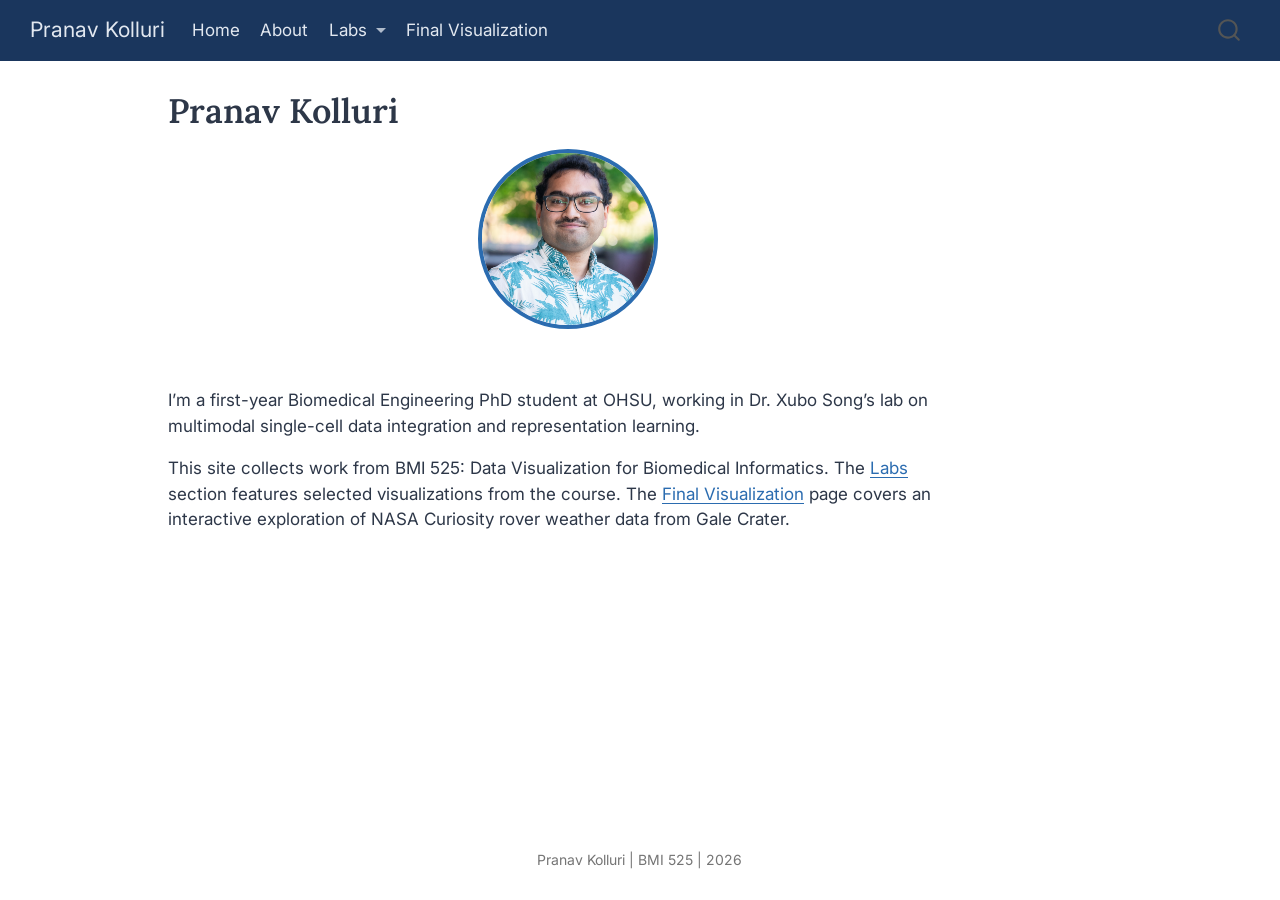
<file: docs/index.html>
<!DOCTYPE html>
<html xmlns="http://www.w3.org/1999/xhtml" lang="en" xml:lang="en"><head>

<meta charset="utf-8">
<meta name="generator" content="quarto-1.9.37">

<meta name="viewport" content="width=device-width, initial-scale=1.0, user-scalable=yes">


<title>Pranav Kolluri</title>
<style>
/* Default styles provided by pandoc.
** See https://pandoc.org/MANUAL.html#variables-for-html for config info.
*/
code{white-space: pre-wrap;}
span.smallcaps{font-variant: small-caps;}
div.columns{display: flex; gap: min(4vw, 1.5em);}
div.column{flex: auto; overflow-x: auto;}
div.hanging-indent{margin-left: 1.5em; text-indent: -1.5em;}
ul.task-list{list-style: none;}
ul.task-list li input[type="checkbox"] {
  width: 0.8em;
  margin: 0 0.8em 0.2em -1em; /* quarto-specific, see https://github.com/quarto-dev/quarto-cli/issues/4556 */ 
  vertical-align: middle;
}
</style>


<script src="site_libs/quarto-nav/quarto-nav.js"></script>
<script src="site_libs/quarto-nav/headroom.min.js"></script>
<script src="site_libs/clipboard/clipboard.min.js"></script>
<script src="site_libs/quarto-search/autocomplete.umd.js"></script>
<script src="site_libs/quarto-search/fuse.min.js"></script>
<script src="site_libs/quarto-search/quarto-search.js"></script>
<meta name="quarto:offset" content="./">
<script src="site_libs/quarto-html/quarto.js" type="module"></script>
<script src="site_libs/quarto-html/tabsets/tabsets.js" type="module"></script>
<script src="site_libs/quarto-html/popper.min.js"></script>
<script src="site_libs/quarto-html/tippy.umd.min.js"></script>
<script src="site_libs/quarto-html/anchor.min.js"></script>
<link href="site_libs/quarto-html/tippy.css" rel="stylesheet">
<link href="site_libs/quarto-html/quarto-syntax-highlighting-7f8f88aac4f3542376d5c11b86a4c14d.css" rel="stylesheet" id="quarto-text-highlighting-styles">
<script src="site_libs/bootstrap/bootstrap.min.js"></script>
<link href="site_libs/bootstrap/bootstrap-icons.css" rel="stylesheet">
<link href="site_libs/bootstrap/bootstrap-158031087360bce0ff56dc785ce39e06.min.css" rel="stylesheet" append-hash="true" id="quarto-bootstrap" data-mode="light">
<script id="quarto-search-options" type="application/json">{
  "location": "navbar",
  "copy-button": false,
  "collapse-after": 3,
  "panel-placement": "end",
  "type": "overlay",
  "limit": 50,
  "keyboard-shortcut": [
    "f",
    "/",
    "s"
  ],
  "show-item-context": false,
  "language": {
    "search-no-results-text": "No results",
    "search-matching-documents-text": "matching documents",
    "search-copy-link-title": "Copy link to search",
    "search-hide-matches-text": "Hide additional matches",
    "search-more-match-text": "more match in this document",
    "search-more-matches-text": "more matches in this document",
    "search-clear-button-title": "Clear",
    "search-text-placeholder": "",
    "search-detached-cancel-button-title": "Cancel",
    "search-submit-button-title": "Submit",
    "search-label": "Search"
  }
}</script>


<link rel="stylesheet" href="styles.css">
</head>

<body class="nav-fixed quarto-light">

<div id="quarto-search-results"></div>
  <header id="quarto-header" class="headroom fixed-top">
    <nav class="navbar navbar-expand-lg " data-bs-theme="dark">
      <div class="navbar-container container-fluid">
      <div class="navbar-brand-container mx-auto">
    <a class="navbar-brand" href="./index.html">
    <span class="navbar-title">Pranav Kolluri</span>
    </a>
  </div>
            <div id="quarto-search" class="" title="Search"></div>
          <button class="navbar-toggler" type="button" data-bs-toggle="collapse" data-bs-target="#navbarCollapse" aria-controls="navbarCollapse" role="menu" aria-expanded="false" aria-label="Toggle navigation" onclick="if (window.quartoToggleHeadroom) { window.quartoToggleHeadroom(); }">
  <span class="navbar-toggler-icon"></span>
</button>
          <div class="collapse navbar-collapse" id="navbarCollapse">
            <ul class="navbar-nav navbar-nav-scroll me-auto">
  <li class="nav-item">
    <a class="nav-link active" href="./index.html" aria-current="page"> 
<span class="menu-text">Home</span></a>
  </li>  
  <li class="nav-item">
    <a class="nav-link" href="./about.html"> 
<span class="menu-text">About</span></a>
  </li>  
  <li class="nav-item dropdown ">
    <a class="nav-link dropdown-toggle" href="#" id="nav-menu-labs" role="link" data-bs-toggle="dropdown" aria-expanded="false">
 <span class="menu-text">Labs</span>
    </a>
    <ul class="dropdown-menu" aria-labelledby="nav-menu-labs">    
        <li>
    <a class="dropdown-item" href="./lab-moma.html">
 <span class="dropdown-text">Lab 2: MoMA</span></a>
  </li>  
        <li>
    <a class="dropdown-item" href="./lab-color.html">
 <span class="dropdown-text">Lab 3: Color</span></a>
  </li>  
        <li>
    <a class="dropdown-item" href="./lab-maps.html">
 <span class="dropdown-text">Lab 7: Maps</span></a>
  </li>  
        <li>
    <a class="dropdown-item" href="./lab-shiny.html">
 <span class="dropdown-text">Lab 8: Shiny</span></a>
  </li>  
    </ul>
  </li>
  <li class="nav-item">
    <a class="nav-link" href="./final.html"> 
<span class="menu-text">Final Visualization</span></a>
  </li>  
</ul>
          </div> <!-- /navcollapse -->
            <div class="quarto-navbar-tools">
</div>
      </div> <!-- /container-fluid -->
    </nav>
</header>
<!-- content -->
<div id="quarto-content" class="quarto-container page-columns page-rows-contents page-layout-article page-navbar">
<!-- sidebar -->
<!-- margin-sidebar -->
    <div id="quarto-margin-sidebar" class="sidebar margin-sidebar zindex-bottom">
        
    </div>
<!-- main -->
<main class="content" id="quarto-document-content">

<header id="title-block-header" class="quarto-title-block default">
<div class="quarto-title">
<h1 class="title">Pranav Kolluri</h1>
</div>



<div class="quarto-title-meta">

    
  
    
  </div>
  


</header>


<p><img src="images/pjk_headshot.jpg" class="profile-photo img-fluid"></p>
<div class="hero-text">
<p>I’m a first-year Biomedical Engineering PhD student at OHSU, working in Dr.&nbsp;Xubo Song’s lab on multimodal single-cell data integration and representation learning.</p>
<p>This site collects work from BMI 525: Data Visualization for Biomedical Informatics. The <a href="./lab-moma.html">Labs</a> section features selected visualizations from the course. The <a href="./final.html">Final Visualization</a> page covers an interactive exploration of NASA Curiosity rover weather data from Gale Crater.</p>
</div>



</main> <!-- /main -->
<script id="quarto-html-after-body" type="application/javascript">
  window.document.addEventListener("DOMContentLoaded", function (event) {
    const icon = "";
    const anchorJS = new window.AnchorJS();
    anchorJS.options = {
      placement: 'right',
      icon: icon
    };
    anchorJS.add('.anchored');
    const isCodeAnnotation = (el) => {
      for (const clz of el.classList) {
        if (clz.startsWith('code-annotation-')) {                     
          return true;
        }
      }
      return false;
    }
    const onCopySuccess = function(e) {
      // button target
      const button = e.trigger;
      // don't keep focus
      button.blur();
      // flash "checked"
      button.classList.add('code-copy-button-checked');
      var currentTitle = button.getAttribute("title");
      button.setAttribute("title", "Copied!");
      let tooltip;
      if (window.bootstrap) {
        button.setAttribute("data-bs-toggle", "tooltip");
        button.setAttribute("data-bs-placement", "left");
        button.setAttribute("data-bs-title", "Copied!");
        tooltip = new bootstrap.Tooltip(button, 
          { trigger: "manual", 
            customClass: "code-copy-button-tooltip",
            offset: [0, -8]});
        tooltip.show();    
      }
      setTimeout(function() {
        if (tooltip) {
          tooltip.hide();
          button.removeAttribute("data-bs-title");
          button.removeAttribute("data-bs-toggle");
          button.removeAttribute("data-bs-placement");
        }
        button.setAttribute("title", currentTitle);
        button.classList.remove('code-copy-button-checked');
      }, 1000);
      // clear code selection
      e.clearSelection();
    }
    const getTextToCopy = function(trigger) {
      const outerScaffold = trigger.parentElement.cloneNode(true);
      const codeEl = outerScaffold.querySelector('code');
      for (const childEl of codeEl.children) {
        if (isCodeAnnotation(childEl)) {
          childEl.remove();
        }
      }
      return codeEl.innerText;
    }
    const clipboard = new window.ClipboardJS('.code-copy-button:not([data-in-quarto-modal])', {
      text: getTextToCopy
    });
    clipboard.on('success', onCopySuccess);
    if (window.document.getElementById('quarto-embedded-source-code-modal')) {
      const clipboardModal = new window.ClipboardJS('.code-copy-button[data-in-quarto-modal]', {
        text: getTextToCopy,
        container: window.document.getElementById('quarto-embedded-source-code-modal')
      });
      clipboardModal.on('success', onCopySuccess);
    }
      var localhostRegex = new RegExp(/^(?:http|https):\/\/localhost\:?[0-9]*\//);
      var mailtoRegex = new RegExp(/^mailto:/);
        var filterRegex = new RegExp('/' + window.location.host + '/');
      var isInternal = (href) => {
          return filterRegex.test(href) || localhostRegex.test(href) || mailtoRegex.test(href);
      }
      // Inspect non-navigation links and adorn them if external
     var links = window.document.querySelectorAll('a[href]:not(.nav-link):not(.navbar-brand):not(.toc-action):not(.sidebar-link):not(.sidebar-item-toggle):not(.pagination-link):not(.no-external):not([aria-hidden]):not(.dropdown-item):not(.quarto-navigation-tool):not(.about-link)');
      for (var i=0; i<links.length; i++) {
        const link = links[i];
        if (!isInternal(link.href)) {
          // undo the damage that might have been done by quarto-nav.js in the case of
          // links that we want to consider external
          if (link.dataset.originalHref !== undefined) {
            link.href = link.dataset.originalHref;
          }
        }
      }
    function tippyHover(el, contentFn, onTriggerFn, onUntriggerFn) {
      const config = {
        allowHTML: true,
        maxWidth: 500,
        delay: 100,
        arrow: false,
        appendTo: function(el) {
            return el.parentElement;
        },
        interactive: true,
        interactiveBorder: 10,
        theme: 'quarto',
        placement: 'bottom-start',
      };
      if (contentFn) {
        config.content = contentFn;
      }
      if (onTriggerFn) {
        config.onTrigger = onTriggerFn;
      }
      if (onUntriggerFn) {
        config.onUntrigger = onUntriggerFn;
      }
      window.tippy(el, config); 
    }
    const noterefs = window.document.querySelectorAll('a[role="doc-noteref"]');
    for (var i=0; i<noterefs.length; i++) {
      const ref = noterefs[i];
      tippyHover(ref, function() {
        // use id or data attribute instead here
        let href = ref.getAttribute('data-footnote-href') || ref.getAttribute('href');
        try { href = new URL(href).hash; } catch {}
        const id = href.replace(/^#\/?/, "");
        const note = window.document.getElementById(id);
        if (note) {
          return note.innerHTML;
        } else {
          return "";
        }
      });
    }
    const xrefs = window.document.querySelectorAll('a.quarto-xref');
    const processXRef = (id, note) => {
      // Strip column container classes
      const stripColumnClz = (el) => {
        el.classList.remove("page-full", "page-columns");
        if (el.children) {
          for (const child of el.children) {
            stripColumnClz(child);
          }
        }
      }
      stripColumnClz(note)
      if (id === null || id.startsWith('sec-')) {
        // Special case sections, only their first couple elements
        const container = document.createElement("div");
        if (note.children && note.children.length > 2) {
          container.appendChild(note.children[0].cloneNode(true));
          for (let i = 1; i < note.children.length; i++) {
            const child = note.children[i];
            if (child.tagName === "P" && child.innerText === "") {
              continue;
            } else {
              container.appendChild(child.cloneNode(true));
              break;
            }
          }
          if (window.Quarto?.typesetMath) {
            window.Quarto.typesetMath(container);
          }
          return container.innerHTML
        } else {
          if (window.Quarto?.typesetMath) {
            window.Quarto.typesetMath(note);
          }
          return note.innerHTML;
        }
      } else {
        // Remove any anchor links if they are present
        const anchorLink = note.querySelector('a.anchorjs-link');
        if (anchorLink) {
          anchorLink.remove();
        }
        if (window.Quarto?.typesetMath) {
          window.Quarto.typesetMath(note);
        }
        if (note.classList.contains("callout")) {
          return note.outerHTML;
        } else {
          return note.innerHTML;
        }
      }
    }
    for (var i=0; i<xrefs.length; i++) {
      const xref = xrefs[i];
      tippyHover(xref, undefined, function(instance) {
        instance.disable();
        let url = xref.getAttribute('href');
        let hash = undefined; 
        if (url.startsWith('#')) {
          hash = url;
        } else {
          try { hash = new URL(url).hash; } catch {}
        }
        if (hash) {
          const id = hash.replace(/^#\/?/, "");
          const note = window.document.getElementById(id);
          if (note !== null) {
            try {
              const html = processXRef(id, note.cloneNode(true));
              instance.setContent(html);
            } finally {
              instance.enable();
              instance.show();
            }
          } else {
            // See if we can fetch this
            fetch(url.split('#')[0])
            .then(res => res.text())
            .then(html => {
              const parser = new DOMParser();
              const htmlDoc = parser.parseFromString(html, "text/html");
              const note = htmlDoc.getElementById(id);
              if (note !== null) {
                const html = processXRef(id, note);
                instance.setContent(html);
              } 
            }).finally(() => {
              instance.enable();
              instance.show();
            });
          }
        } else {
          // See if we can fetch a full url (with no hash to target)
          // This is a special case and we should probably do some content thinning / targeting
          fetch(url)
          .then(res => res.text())
          .then(html => {
            const parser = new DOMParser();
            const htmlDoc = parser.parseFromString(html, "text/html");
            const note = htmlDoc.querySelector('main.content');
            if (note !== null) {
              // This should only happen for chapter cross references
              // (since there is no id in the URL)
              // remove the first header
              if (note.children.length > 0 && note.children[0].tagName === "HEADER") {
                note.children[0].remove();
              }
              const html = processXRef(null, note);
              instance.setContent(html);
            } 
          }).finally(() => {
            instance.enable();
            instance.show();
          });
        }
      }, function(instance) {
      });
    }
        let selectedAnnoteEl;
        const selectorForAnnotation = ( cell, annotation) => {
          let cellAttr = 'data-code-cell="' + cell + '"';
          let lineAttr = 'data-code-annotation="' +  annotation + '"';
          const selector = 'span[' + cellAttr + '][' + lineAttr + ']';
          return selector;
        }
        const selectCodeLines = (annoteEl) => {
          const doc = window.document;
          const targetCell = annoteEl.getAttribute("data-target-cell");
          const targetAnnotation = annoteEl.getAttribute("data-target-annotation");
          const annoteSpan = window.document.querySelector(selectorForAnnotation(targetCell, targetAnnotation));
          const lines = annoteSpan.getAttribute("data-code-lines").split(",");
          const lineIds = lines.map((line) => {
            return targetCell + "-" + line;
          })
          let top = null;
          let height = null;
          let parent = null;
          if (lineIds.length > 0) {
              //compute the position of the single el (top and bottom and make a div)
              const el = window.document.getElementById(lineIds[0]);
              top = el.offsetTop;
              height = el.offsetHeight;
              parent = el.parentElement.parentElement;
            if (lineIds.length > 1) {
              const lastEl = window.document.getElementById(lineIds[lineIds.length - 1]);
              const bottom = lastEl.offsetTop + lastEl.offsetHeight;
              height = bottom - top;
            }
            if (top !== null && height !== null && parent !== null) {
              // cook up a div (if necessary) and position it 
              let div = window.document.getElementById("code-annotation-line-highlight");
              if (div === null) {
                div = window.document.createElement("div");
                div.setAttribute("id", "code-annotation-line-highlight");
                div.style.position = 'absolute';
                parent.appendChild(div);
              }
              div.style.top = top - 2 + "px";
              div.style.height = height + 4 + "px";
              div.style.left = 0;
              let gutterDiv = window.document.getElementById("code-annotation-line-highlight-gutter");
              if (gutterDiv === null) {
                gutterDiv = window.document.createElement("div");
                gutterDiv.setAttribute("id", "code-annotation-line-highlight-gutter");
                gutterDiv.style.position = 'absolute';
                const codeCell = window.document.getElementById(targetCell);
                const gutter = codeCell.querySelector('.code-annotation-gutter');
                gutter.appendChild(gutterDiv);
              }
              gutterDiv.style.top = top - 2 + "px";
              gutterDiv.style.height = height + 4 + "px";
            }
            selectedAnnoteEl = annoteEl;
          }
        };
        const unselectCodeLines = () => {
          const elementsIds = ["code-annotation-line-highlight", "code-annotation-line-highlight-gutter"];
          elementsIds.forEach((elId) => {
            const div = window.document.getElementById(elId);
            if (div) {
              div.remove();
            }
          });
          selectedAnnoteEl = undefined;
        };
          // Handle positioning of the toggle
      window.addEventListener(
        "resize",
        throttle(() => {
          elRect = undefined;
          if (selectedAnnoteEl) {
            selectCodeLines(selectedAnnoteEl);
          }
        }, 10)
      );
      function throttle(fn, ms) {
      let throttle = false;
      let timer;
        return (...args) => {
          if(!throttle) { // first call gets through
              fn.apply(this, args);
              throttle = true;
          } else { // all the others get throttled
              if(timer) clearTimeout(timer); // cancel #2
              timer = setTimeout(() => {
                fn.apply(this, args);
                timer = throttle = false;
              }, ms);
          }
        };
      }
        // Attach click handler to the DT
        const annoteDls = window.document.querySelectorAll('dt[data-target-cell]');
        for (const annoteDlNode of annoteDls) {
          annoteDlNode.addEventListener('click', (event) => {
            const clickedEl = event.target;
            if (clickedEl !== selectedAnnoteEl) {
              unselectCodeLines();
              const activeEl = window.document.querySelector('dt[data-target-cell].code-annotation-active');
              if (activeEl) {
                activeEl.classList.remove('code-annotation-active');
              }
              selectCodeLines(clickedEl);
              clickedEl.classList.add('code-annotation-active');
            } else {
              // Unselect the line
              unselectCodeLines();
              clickedEl.classList.remove('code-annotation-active');
            }
          });
        }
    const findCites = (el) => {
      const parentEl = el.parentElement;
      if (parentEl) {
        const cites = parentEl.dataset.cites;
        if (cites) {
          return {
            el,
            cites: cites.split(' ')
          };
        } else {
          return findCites(el.parentElement)
        }
      } else {
        return undefined;
      }
    };
    var bibliorefs = window.document.querySelectorAll('a[role="doc-biblioref"]');
    for (var i=0; i<bibliorefs.length; i++) {
      const ref = bibliorefs[i];
      const citeInfo = findCites(ref);
      if (citeInfo) {
        tippyHover(citeInfo.el, function() {
          var popup = window.document.createElement('div');
          citeInfo.cites.forEach(function(cite) {
            var citeDiv = window.document.createElement('div');
            citeDiv.classList.add('hanging-indent');
            citeDiv.classList.add('csl-entry');
            var biblioDiv = window.document.getElementById('ref-' + cite);
            if (biblioDiv) {
              citeDiv.innerHTML = biblioDiv.innerHTML;
            }
            popup.appendChild(citeDiv);
          });
          return popup.innerHTML;
        });
      }
    }
  });
  </script>
</div> <!-- /content -->
<footer class="footer">
  <div class="nav-footer">
    <div class="nav-footer-left">
      &nbsp;
    </div>   
    <div class="nav-footer-center">
<p>Pranav Kolluri | BMI 525 | 2026</p>
</div>
    <div class="nav-footer-right">
      &nbsp;
    </div>
  </div>
</footer>




</body></html>
</file>
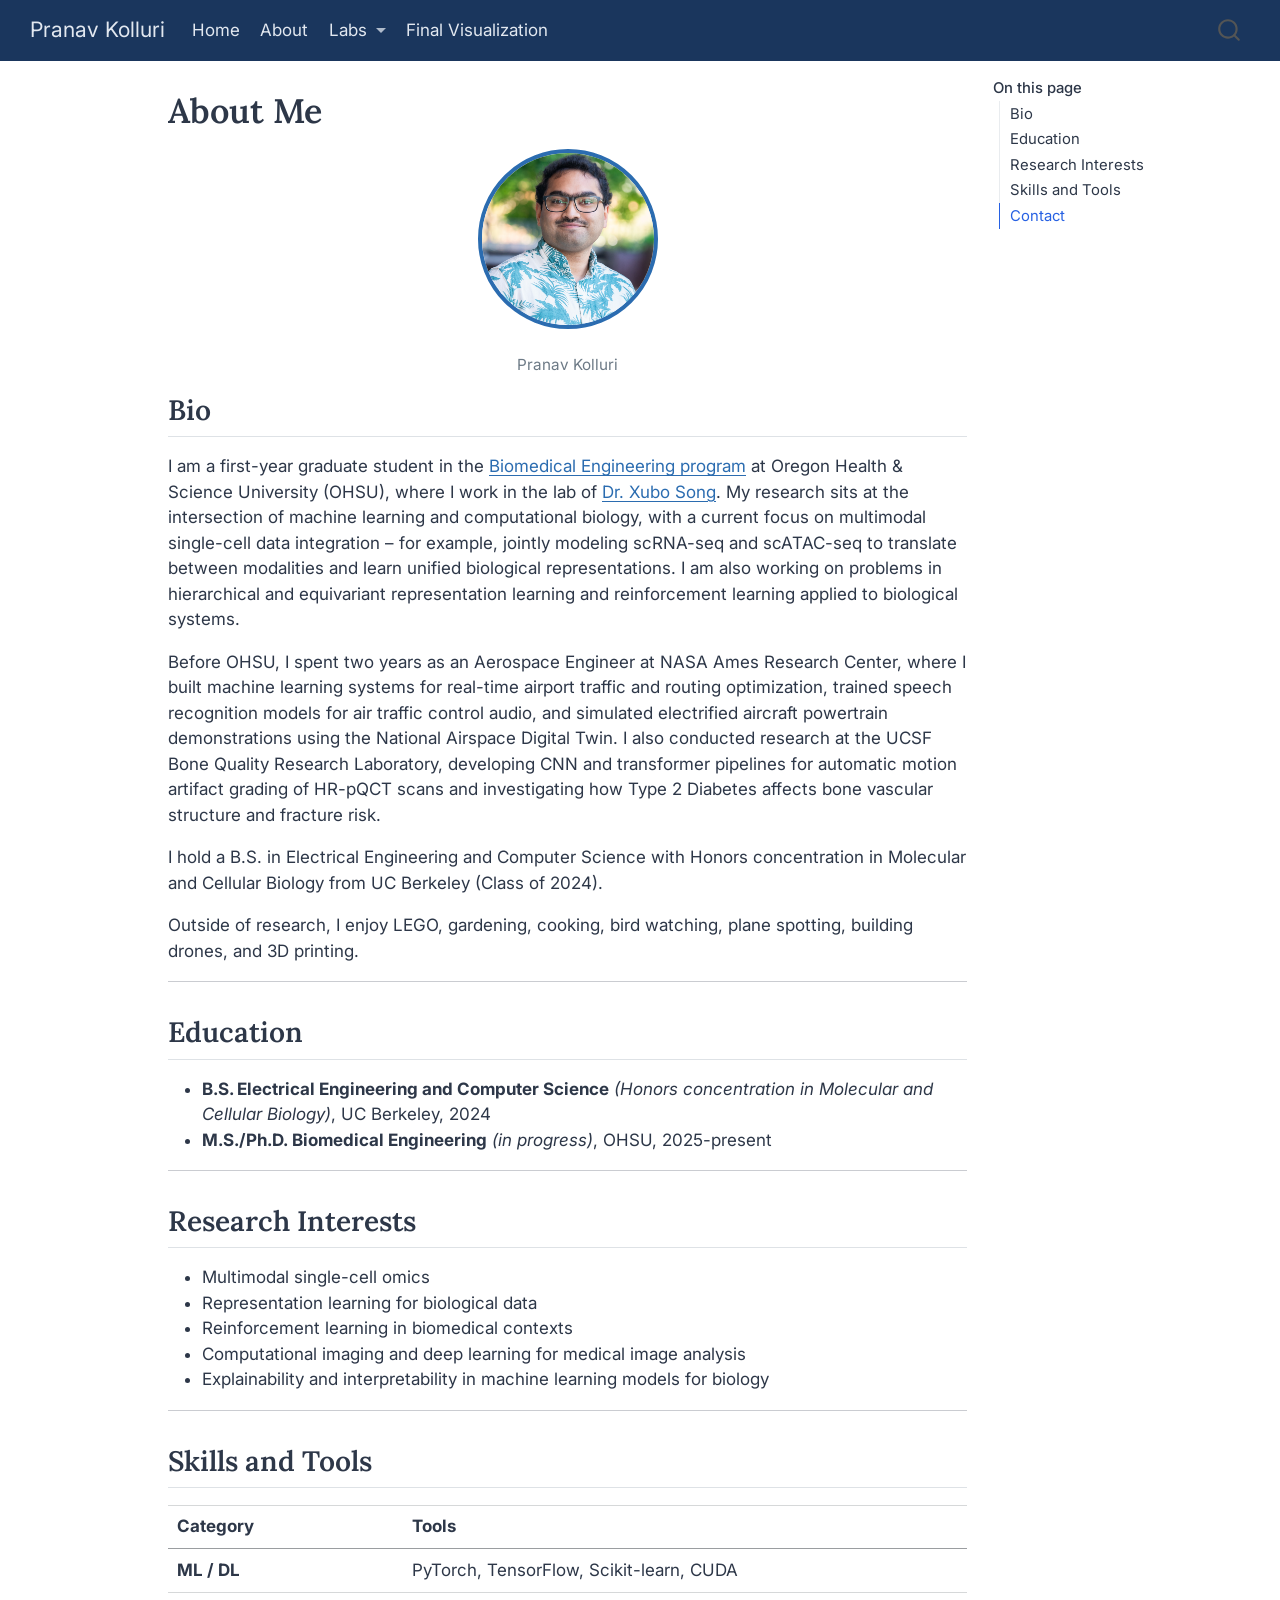
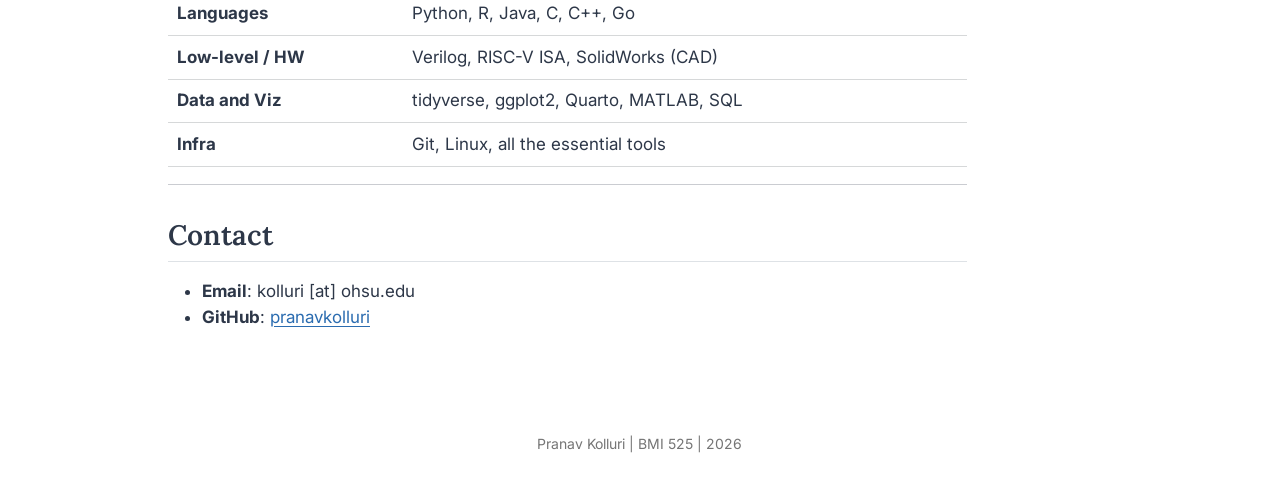
<file: docs/about.html>
<!DOCTYPE html>
<html xmlns="http://www.w3.org/1999/xhtml" lang="en" xml:lang="en"><head>

<meta charset="utf-8">
<meta name="generator" content="quarto-1.9.37">

<meta name="viewport" content="width=device-width, initial-scale=1.0, user-scalable=yes">


<title>About Me – Pranav Kolluri</title>
<style>
/* Default styles provided by pandoc.
** See https://pandoc.org/MANUAL.html#variables-for-html for config info.
*/
code{white-space: pre-wrap;}
span.smallcaps{font-variant: small-caps;}
div.columns{display: flex; gap: min(4vw, 1.5em);}
div.column{flex: auto; overflow-x: auto;}
div.hanging-indent{margin-left: 1.5em; text-indent: -1.5em;}
ul.task-list{list-style: none;}
ul.task-list li input[type="checkbox"] {
  width: 0.8em;
  margin: 0 0.8em 0.2em -1em; /* quarto-specific, see https://github.com/quarto-dev/quarto-cli/issues/4556 */ 
  vertical-align: middle;
}
</style>


<script src="site_libs/quarto-nav/quarto-nav.js"></script>
<script src="site_libs/quarto-nav/headroom.min.js"></script>
<script src="site_libs/clipboard/clipboard.min.js"></script>
<script src="site_libs/quarto-search/autocomplete.umd.js"></script>
<script src="site_libs/quarto-search/fuse.min.js"></script>
<script src="site_libs/quarto-search/quarto-search.js"></script>
<meta name="quarto:offset" content="./">
<script src="site_libs/quarto-html/quarto.js" type="module"></script>
<script src="site_libs/quarto-html/tabsets/tabsets.js" type="module"></script>
<script src="site_libs/quarto-html/popper.min.js"></script>
<script src="site_libs/quarto-html/tippy.umd.min.js"></script>
<script src="site_libs/quarto-html/anchor.min.js"></script>
<link href="site_libs/quarto-html/tippy.css" rel="stylesheet">
<link href="site_libs/quarto-html/quarto-syntax-highlighting-7f8f88aac4f3542376d5c11b86a4c14d.css" rel="stylesheet" id="quarto-text-highlighting-styles">
<script src="site_libs/bootstrap/bootstrap.min.js"></script>
<link href="site_libs/bootstrap/bootstrap-icons.css" rel="stylesheet">
<link href="site_libs/bootstrap/bootstrap-158031087360bce0ff56dc785ce39e06.min.css" rel="stylesheet" append-hash="true" id="quarto-bootstrap" data-mode="light">
<script id="quarto-search-options" type="application/json">{
  "location": "navbar",
  "copy-button": false,
  "collapse-after": 3,
  "panel-placement": "end",
  "type": "overlay",
  "limit": 50,
  "keyboard-shortcut": [
    "f",
    "/",
    "s"
  ],
  "show-item-context": false,
  "language": {
    "search-no-results-text": "No results",
    "search-matching-documents-text": "matching documents",
    "search-copy-link-title": "Copy link to search",
    "search-hide-matches-text": "Hide additional matches",
    "search-more-match-text": "more match in this document",
    "search-more-matches-text": "more matches in this document",
    "search-clear-button-title": "Clear",
    "search-text-placeholder": "",
    "search-detached-cancel-button-title": "Cancel",
    "search-submit-button-title": "Submit",
    "search-label": "Search"
  }
}</script>


<link rel="stylesheet" href="styles.css">
</head>

<body class="nav-fixed quarto-light">

<div id="quarto-search-results"></div>
  <header id="quarto-header" class="headroom fixed-top">
    <nav class="navbar navbar-expand-lg " data-bs-theme="dark">
      <div class="navbar-container container-fluid">
      <div class="navbar-brand-container mx-auto">
    <a class="navbar-brand" href="./index.html">
    <span class="navbar-title">Pranav Kolluri</span>
    </a>
  </div>
            <div id="quarto-search" class="" title="Search"></div>
          <button class="navbar-toggler" type="button" data-bs-toggle="collapse" data-bs-target="#navbarCollapse" aria-controls="navbarCollapse" role="menu" aria-expanded="false" aria-label="Toggle navigation" onclick="if (window.quartoToggleHeadroom) { window.quartoToggleHeadroom(); }">
  <span class="navbar-toggler-icon"></span>
</button>
          <div class="collapse navbar-collapse" id="navbarCollapse">
            <ul class="navbar-nav navbar-nav-scroll me-auto">
  <li class="nav-item">
    <a class="nav-link" href="./index.html"> 
<span class="menu-text">Home</span></a>
  </li>  
  <li class="nav-item">
    <a class="nav-link active" href="./about.html" aria-current="page"> 
<span class="menu-text">About</span></a>
  </li>  
  <li class="nav-item dropdown ">
    <a class="nav-link dropdown-toggle" href="#" id="nav-menu-labs" role="link" data-bs-toggle="dropdown" aria-expanded="false">
 <span class="menu-text">Labs</span>
    </a>
    <ul class="dropdown-menu" aria-labelledby="nav-menu-labs">    
        <li>
    <a class="dropdown-item" href="./lab-moma.html">
 <span class="dropdown-text">Lab 2: MoMA</span></a>
  </li>  
        <li>
    <a class="dropdown-item" href="./lab-color.html">
 <span class="dropdown-text">Lab 3: Color</span></a>
  </li>  
        <li>
    <a class="dropdown-item" href="./lab-maps.html">
 <span class="dropdown-text">Lab 7: Maps</span></a>
  </li>  
        <li>
    <a class="dropdown-item" href="./lab-shiny.html">
 <span class="dropdown-text">Lab 8: Shiny</span></a>
  </li>  
    </ul>
  </li>
  <li class="nav-item">
    <a class="nav-link" href="./final.html"> 
<span class="menu-text">Final Visualization</span></a>
  </li>  
</ul>
          </div> <!-- /navcollapse -->
            <div class="quarto-navbar-tools">
</div>
      </div> <!-- /container-fluid -->
    </nav>
</header>
<!-- content -->
<div id="quarto-content" class="quarto-container page-columns page-rows-contents page-layout-article page-navbar">
<!-- sidebar -->
<!-- margin-sidebar -->
    <div id="quarto-margin-sidebar" class="sidebar margin-sidebar">
        <nav id="TOC" role="doc-toc" class="toc-active">
    <h2 id="toc-title">On this page</h2>
   
  <ul>
  <li><a href="#bio" id="toc-bio" class="nav-link active" data-scroll-target="#bio">Bio</a></li>
  <li><a href="#education" id="toc-education" class="nav-link" data-scroll-target="#education">Education</a></li>
  <li><a href="#research-interests" id="toc-research-interests" class="nav-link" data-scroll-target="#research-interests">Research Interests</a></li>
  <li><a href="#skills-and-tools" id="toc-skills-and-tools" class="nav-link" data-scroll-target="#skills-and-tools">Skills and Tools</a></li>
  <li><a href="#contact" id="toc-contact" class="nav-link" data-scroll-target="#contact">Contact</a></li>
  </ul>
</nav>
    </div>
<!-- main -->
<main class="content" id="quarto-document-content">

<header id="title-block-header" class="quarto-title-block default">
<div class="quarto-title">
<h1 class="title">About Me</h1>
</div>



<div class="quarto-title-meta">

    
  
    
  </div>
  


</header>


<div class="quarto-figure quarto-figure-center">
<figure class="figure">
<p><img src="images/pjk_headshot.jpg" class="profile-photo img-fluid figure-img"></p>
<figcaption>Pranav Kolluri</figcaption>
</figure>
</div>
<section id="bio" class="level2">
<h2 class="anchored" data-anchor-id="bio">Bio</h2>
<p>I am a first-year graduate student in the <a href="https://www.ohsu.edu/school-of-medicine/biomedical-engineering">Biomedical Engineering program</a> at Oregon Health &amp; Science University (OHSU), where I work in the lab of <a href="https://www.ohsu.edu/people/xubo-song-phd">Dr.&nbsp;Xubo Song</a>. My research sits at the intersection of machine learning and computational biology, with a current focus on multimodal single-cell data integration – for example, jointly modeling scRNA-seq and scATAC-seq to translate between modalities and learn unified biological representations. I am also working on problems in hierarchical and equivariant representation learning and reinforcement learning applied to biological systems.</p>
<p>Before OHSU, I spent two years as an Aerospace Engineer at NASA Ames Research Center, where I built machine learning systems for real-time airport traffic and routing optimization, trained speech recognition models for air traffic control audio, and simulated electrified aircraft powertrain demonstrations using the National Airspace Digital Twin. I also conducted research at the UCSF Bone Quality Research Laboratory, developing CNN and transformer pipelines for automatic motion artifact grading of HR-pQCT scans and investigating how Type 2 Diabetes affects bone vascular structure and fracture risk.</p>
<p>I hold a B.S. in Electrical Engineering and Computer Science with Honors concentration in Molecular and Cellular Biology from UC Berkeley (Class of 2024).</p>
<p>Outside of research, I enjoy LEGO, gardening, cooking, bird watching, plane spotting, building drones, and 3D printing.</p>
<hr>
</section>
<section id="education" class="level2">
<h2 class="anchored" data-anchor-id="education">Education</h2>
<ul>
<li><strong>B.S. Electrical Engineering and Computer Science</strong> <em>(Honors concentration in Molecular and Cellular Biology)</em>, UC Berkeley, 2024</li>
<li><strong>M.S./Ph.D.&nbsp;Biomedical Engineering</strong> <em>(in progress)</em>, OHSU, 2025-present</li>
</ul>
<hr>
</section>
<section id="research-interests" class="level2">
<h2 class="anchored" data-anchor-id="research-interests">Research Interests</h2>
<ul>
<li>Multimodal single-cell omics</li>
<li>Representation learning for biological data</li>
<li>Reinforcement learning in biomedical contexts</li>
<li>Computational imaging and deep learning for medical image analysis</li>
<li>Explainability and interpretability in machine learning models for biology</li>
</ul>
<hr>
</section>
<section id="skills-and-tools" class="level2">
<h2 class="anchored" data-anchor-id="skills-and-tools">Skills and Tools</h2>
<table class="caption-top table">
<thead>
<tr class="header">
<th>Category</th>
<th>Tools</th>
</tr>
</thead>
<tbody>
<tr class="odd">
<td><strong>ML / DL</strong></td>
<td>PyTorch, TensorFlow, Scikit-learn, CUDA</td>
</tr>
<tr class="even">
<td><strong>Languages</strong></td>
<td>Python, R, Java, C, C++, Go</td>
</tr>
<tr class="odd">
<td><strong>Low-level / HW</strong></td>
<td>Verilog, RISC-V ISA, SolidWorks (CAD)</td>
</tr>
<tr class="even">
<td><strong>Data and Viz</strong></td>
<td>tidyverse, ggplot2, Quarto, MATLAB, SQL</td>
</tr>
<tr class="odd">
<td><strong>Infra</strong></td>
<td>Git, Linux, all the essential tools</td>
</tr>
</tbody>
</table>
<hr>
</section>
<section id="contact" class="level2">
<h2 class="anchored" data-anchor-id="contact">Contact</h2>
<ul>
<li><strong>Email</strong>: kolluri [at] ohsu.edu</li>
<li><strong>GitHub</strong>: <a href="https://github.com/pranavkolluri">pranavkolluri</a></li>
</ul>


</section>

</main> <!-- /main -->
<script id="quarto-html-after-body" type="application/javascript">
  window.document.addEventListener("DOMContentLoaded", function (event) {
    const icon = "";
    const anchorJS = new window.AnchorJS();
    anchorJS.options = {
      placement: 'right',
      icon: icon
    };
    anchorJS.add('.anchored');
    const isCodeAnnotation = (el) => {
      for (const clz of el.classList) {
        if (clz.startsWith('code-annotation-')) {                     
          return true;
        }
      }
      return false;
    }
    const onCopySuccess = function(e) {
      // button target
      const button = e.trigger;
      // don't keep focus
      button.blur();
      // flash "checked"
      button.classList.add('code-copy-button-checked');
      var currentTitle = button.getAttribute("title");
      button.setAttribute("title", "Copied!");
      let tooltip;
      if (window.bootstrap) {
        button.setAttribute("data-bs-toggle", "tooltip");
        button.setAttribute("data-bs-placement", "left");
        button.setAttribute("data-bs-title", "Copied!");
        tooltip = new bootstrap.Tooltip(button, 
          { trigger: "manual", 
            customClass: "code-copy-button-tooltip",
            offset: [0, -8]});
        tooltip.show();    
      }
      setTimeout(function() {
        if (tooltip) {
          tooltip.hide();
          button.removeAttribute("data-bs-title");
          button.removeAttribute("data-bs-toggle");
          button.removeAttribute("data-bs-placement");
        }
        button.setAttribute("title", currentTitle);
        button.classList.remove('code-copy-button-checked');
      }, 1000);
      // clear code selection
      e.clearSelection();
    }
    const getTextToCopy = function(trigger) {
      const outerScaffold = trigger.parentElement.cloneNode(true);
      const codeEl = outerScaffold.querySelector('code');
      for (const childEl of codeEl.children) {
        if (isCodeAnnotation(childEl)) {
          childEl.remove();
        }
      }
      return codeEl.innerText;
    }
    const clipboard = new window.ClipboardJS('.code-copy-button:not([data-in-quarto-modal])', {
      text: getTextToCopy
    });
    clipboard.on('success', onCopySuccess);
    if (window.document.getElementById('quarto-embedded-source-code-modal')) {
      const clipboardModal = new window.ClipboardJS('.code-copy-button[data-in-quarto-modal]', {
        text: getTextToCopy,
        container: window.document.getElementById('quarto-embedded-source-code-modal')
      });
      clipboardModal.on('success', onCopySuccess);
    }
      var localhostRegex = new RegExp(/^(?:http|https):\/\/localhost\:?[0-9]*\//);
      var mailtoRegex = new RegExp(/^mailto:/);
        var filterRegex = new RegExp('/' + window.location.host + '/');
      var isInternal = (href) => {
          return filterRegex.test(href) || localhostRegex.test(href) || mailtoRegex.test(href);
      }
      // Inspect non-navigation links and adorn them if external
     var links = window.document.querySelectorAll('a[href]:not(.nav-link):not(.navbar-brand):not(.toc-action):not(.sidebar-link):not(.sidebar-item-toggle):not(.pagination-link):not(.no-external):not([aria-hidden]):not(.dropdown-item):not(.quarto-navigation-tool):not(.about-link)');
      for (var i=0; i<links.length; i++) {
        const link = links[i];
        if (!isInternal(link.href)) {
          // undo the damage that might have been done by quarto-nav.js in the case of
          // links that we want to consider external
          if (link.dataset.originalHref !== undefined) {
            link.href = link.dataset.originalHref;
          }
        }
      }
    function tippyHover(el, contentFn, onTriggerFn, onUntriggerFn) {
      const config = {
        allowHTML: true,
        maxWidth: 500,
        delay: 100,
        arrow: false,
        appendTo: function(el) {
            return el.parentElement;
        },
        interactive: true,
        interactiveBorder: 10,
        theme: 'quarto',
        placement: 'bottom-start',
      };
      if (contentFn) {
        config.content = contentFn;
      }
      if (onTriggerFn) {
        config.onTrigger = onTriggerFn;
      }
      if (onUntriggerFn) {
        config.onUntrigger = onUntriggerFn;
      }
      window.tippy(el, config); 
    }
    const noterefs = window.document.querySelectorAll('a[role="doc-noteref"]');
    for (var i=0; i<noterefs.length; i++) {
      const ref = noterefs[i];
      tippyHover(ref, function() {
        // use id or data attribute instead here
        let href = ref.getAttribute('data-footnote-href') || ref.getAttribute('href');
        try { href = new URL(href).hash; } catch {}
        const id = href.replace(/^#\/?/, "");
        const note = window.document.getElementById(id);
        if (note) {
          return note.innerHTML;
        } else {
          return "";
        }
      });
    }
    const xrefs = window.document.querySelectorAll('a.quarto-xref');
    const processXRef = (id, note) => {
      // Strip column container classes
      const stripColumnClz = (el) => {
        el.classList.remove("page-full", "page-columns");
        if (el.children) {
          for (const child of el.children) {
            stripColumnClz(child);
          }
        }
      }
      stripColumnClz(note)
      if (id === null || id.startsWith('sec-')) {
        // Special case sections, only their first couple elements
        const container = document.createElement("div");
        if (note.children && note.children.length > 2) {
          container.appendChild(note.children[0].cloneNode(true));
          for (let i = 1; i < note.children.length; i++) {
            const child = note.children[i];
            if (child.tagName === "P" && child.innerText === "") {
              continue;
            } else {
              container.appendChild(child.cloneNode(true));
              break;
            }
          }
          if (window.Quarto?.typesetMath) {
            window.Quarto.typesetMath(container);
          }
          return container.innerHTML
        } else {
          if (window.Quarto?.typesetMath) {
            window.Quarto.typesetMath(note);
          }
          return note.innerHTML;
        }
      } else {
        // Remove any anchor links if they are present
        const anchorLink = note.querySelector('a.anchorjs-link');
        if (anchorLink) {
          anchorLink.remove();
        }
        if (window.Quarto?.typesetMath) {
          window.Quarto.typesetMath(note);
        }
        if (note.classList.contains("callout")) {
          return note.outerHTML;
        } else {
          return note.innerHTML;
        }
      }
    }
    for (var i=0; i<xrefs.length; i++) {
      const xref = xrefs[i];
      tippyHover(xref, undefined, function(instance) {
        instance.disable();
        let url = xref.getAttribute('href');
        let hash = undefined; 
        if (url.startsWith('#')) {
          hash = url;
        } else {
          try { hash = new URL(url).hash; } catch {}
        }
        if (hash) {
          const id = hash.replace(/^#\/?/, "");
          const note = window.document.getElementById(id);
          if (note !== null) {
            try {
              const html = processXRef(id, note.cloneNode(true));
              instance.setContent(html);
            } finally {
              instance.enable();
              instance.show();
            }
          } else {
            // See if we can fetch this
            fetch(url.split('#')[0])
            .then(res => res.text())
            .then(html => {
              const parser = new DOMParser();
              const htmlDoc = parser.parseFromString(html, "text/html");
              const note = htmlDoc.getElementById(id);
              if (note !== null) {
                const html = processXRef(id, note);
                instance.setContent(html);
              } 
            }).finally(() => {
              instance.enable();
              instance.show();
            });
          }
        } else {
          // See if we can fetch a full url (with no hash to target)
          // This is a special case and we should probably do some content thinning / targeting
          fetch(url)
          .then(res => res.text())
          .then(html => {
            const parser = new DOMParser();
            const htmlDoc = parser.parseFromString(html, "text/html");
            const note = htmlDoc.querySelector('main.content');
            if (note !== null) {
              // This should only happen for chapter cross references
              // (since there is no id in the URL)
              // remove the first header
              if (note.children.length > 0 && note.children[0].tagName === "HEADER") {
                note.children[0].remove();
              }
              const html = processXRef(null, note);
              instance.setContent(html);
            } 
          }).finally(() => {
            instance.enable();
            instance.show();
          });
        }
      }, function(instance) {
      });
    }
        let selectedAnnoteEl;
        const selectorForAnnotation = ( cell, annotation) => {
          let cellAttr = 'data-code-cell="' + cell + '"';
          let lineAttr = 'data-code-annotation="' +  annotation + '"';
          const selector = 'span[' + cellAttr + '][' + lineAttr + ']';
          return selector;
        }
        const selectCodeLines = (annoteEl) => {
          const doc = window.document;
          const targetCell = annoteEl.getAttribute("data-target-cell");
          const targetAnnotation = annoteEl.getAttribute("data-target-annotation");
          const annoteSpan = window.document.querySelector(selectorForAnnotation(targetCell, targetAnnotation));
          const lines = annoteSpan.getAttribute("data-code-lines").split(",");
          const lineIds = lines.map((line) => {
            return targetCell + "-" + line;
          })
          let top = null;
          let height = null;
          let parent = null;
          if (lineIds.length > 0) {
              //compute the position of the single el (top and bottom and make a div)
              const el = window.document.getElementById(lineIds[0]);
              top = el.offsetTop;
              height = el.offsetHeight;
              parent = el.parentElement.parentElement;
            if (lineIds.length > 1) {
              const lastEl = window.document.getElementById(lineIds[lineIds.length - 1]);
              const bottom = lastEl.offsetTop + lastEl.offsetHeight;
              height = bottom - top;
            }
            if (top !== null && height !== null && parent !== null) {
              // cook up a div (if necessary) and position it 
              let div = window.document.getElementById("code-annotation-line-highlight");
              if (div === null) {
                div = window.document.createElement("div");
                div.setAttribute("id", "code-annotation-line-highlight");
                div.style.position = 'absolute';
                parent.appendChild(div);
              }
              div.style.top = top - 2 + "px";
              div.style.height = height + 4 + "px";
              div.style.left = 0;
              let gutterDiv = window.document.getElementById("code-annotation-line-highlight-gutter");
              if (gutterDiv === null) {
                gutterDiv = window.document.createElement("div");
                gutterDiv.setAttribute("id", "code-annotation-line-highlight-gutter");
                gutterDiv.style.position = 'absolute';
                const codeCell = window.document.getElementById(targetCell);
                const gutter = codeCell.querySelector('.code-annotation-gutter');
                gutter.appendChild(gutterDiv);
              }
              gutterDiv.style.top = top - 2 + "px";
              gutterDiv.style.height = height + 4 + "px";
            }
            selectedAnnoteEl = annoteEl;
          }
        };
        const unselectCodeLines = () => {
          const elementsIds = ["code-annotation-line-highlight", "code-annotation-line-highlight-gutter"];
          elementsIds.forEach((elId) => {
            const div = window.document.getElementById(elId);
            if (div) {
              div.remove();
            }
          });
          selectedAnnoteEl = undefined;
        };
          // Handle positioning of the toggle
      window.addEventListener(
        "resize",
        throttle(() => {
          elRect = undefined;
          if (selectedAnnoteEl) {
            selectCodeLines(selectedAnnoteEl);
          }
        }, 10)
      );
      function throttle(fn, ms) {
      let throttle = false;
      let timer;
        return (...args) => {
          if(!throttle) { // first call gets through
              fn.apply(this, args);
              throttle = true;
          } else { // all the others get throttled
              if(timer) clearTimeout(timer); // cancel #2
              timer = setTimeout(() => {
                fn.apply(this, args);
                timer = throttle = false;
              }, ms);
          }
        };
      }
        // Attach click handler to the DT
        const annoteDls = window.document.querySelectorAll('dt[data-target-cell]');
        for (const annoteDlNode of annoteDls) {
          annoteDlNode.addEventListener('click', (event) => {
            const clickedEl = event.target;
            if (clickedEl !== selectedAnnoteEl) {
              unselectCodeLines();
              const activeEl = window.document.querySelector('dt[data-target-cell].code-annotation-active');
              if (activeEl) {
                activeEl.classList.remove('code-annotation-active');
              }
              selectCodeLines(clickedEl);
              clickedEl.classList.add('code-annotation-active');
            } else {
              // Unselect the line
              unselectCodeLines();
              clickedEl.classList.remove('code-annotation-active');
            }
          });
        }
    const findCites = (el) => {
      const parentEl = el.parentElement;
      if (parentEl) {
        const cites = parentEl.dataset.cites;
        if (cites) {
          return {
            el,
            cites: cites.split(' ')
          };
        } else {
          return findCites(el.parentElement)
        }
      } else {
        return undefined;
      }
    };
    var bibliorefs = window.document.querySelectorAll('a[role="doc-biblioref"]');
    for (var i=0; i<bibliorefs.length; i++) {
      const ref = bibliorefs[i];
      const citeInfo = findCites(ref);
      if (citeInfo) {
        tippyHover(citeInfo.el, function() {
          var popup = window.document.createElement('div');
          citeInfo.cites.forEach(function(cite) {
            var citeDiv = window.document.createElement('div');
            citeDiv.classList.add('hanging-indent');
            citeDiv.classList.add('csl-entry');
            var biblioDiv = window.document.getElementById('ref-' + cite);
            if (biblioDiv) {
              citeDiv.innerHTML = biblioDiv.innerHTML;
            }
            popup.appendChild(citeDiv);
          });
          return popup.innerHTML;
        });
      }
    }
  });
  </script>
</div> <!-- /content -->
<footer class="footer">
  <div class="nav-footer">
    <div class="nav-footer-left">
      &nbsp;
    </div>   
    <div class="nav-footer-center">
<p>Pranav Kolluri | BMI 525 | 2026</p>
</div>
    <div class="nav-footer-right">
      &nbsp;
    </div>
  </div>
</footer>




</body></html>
</file>
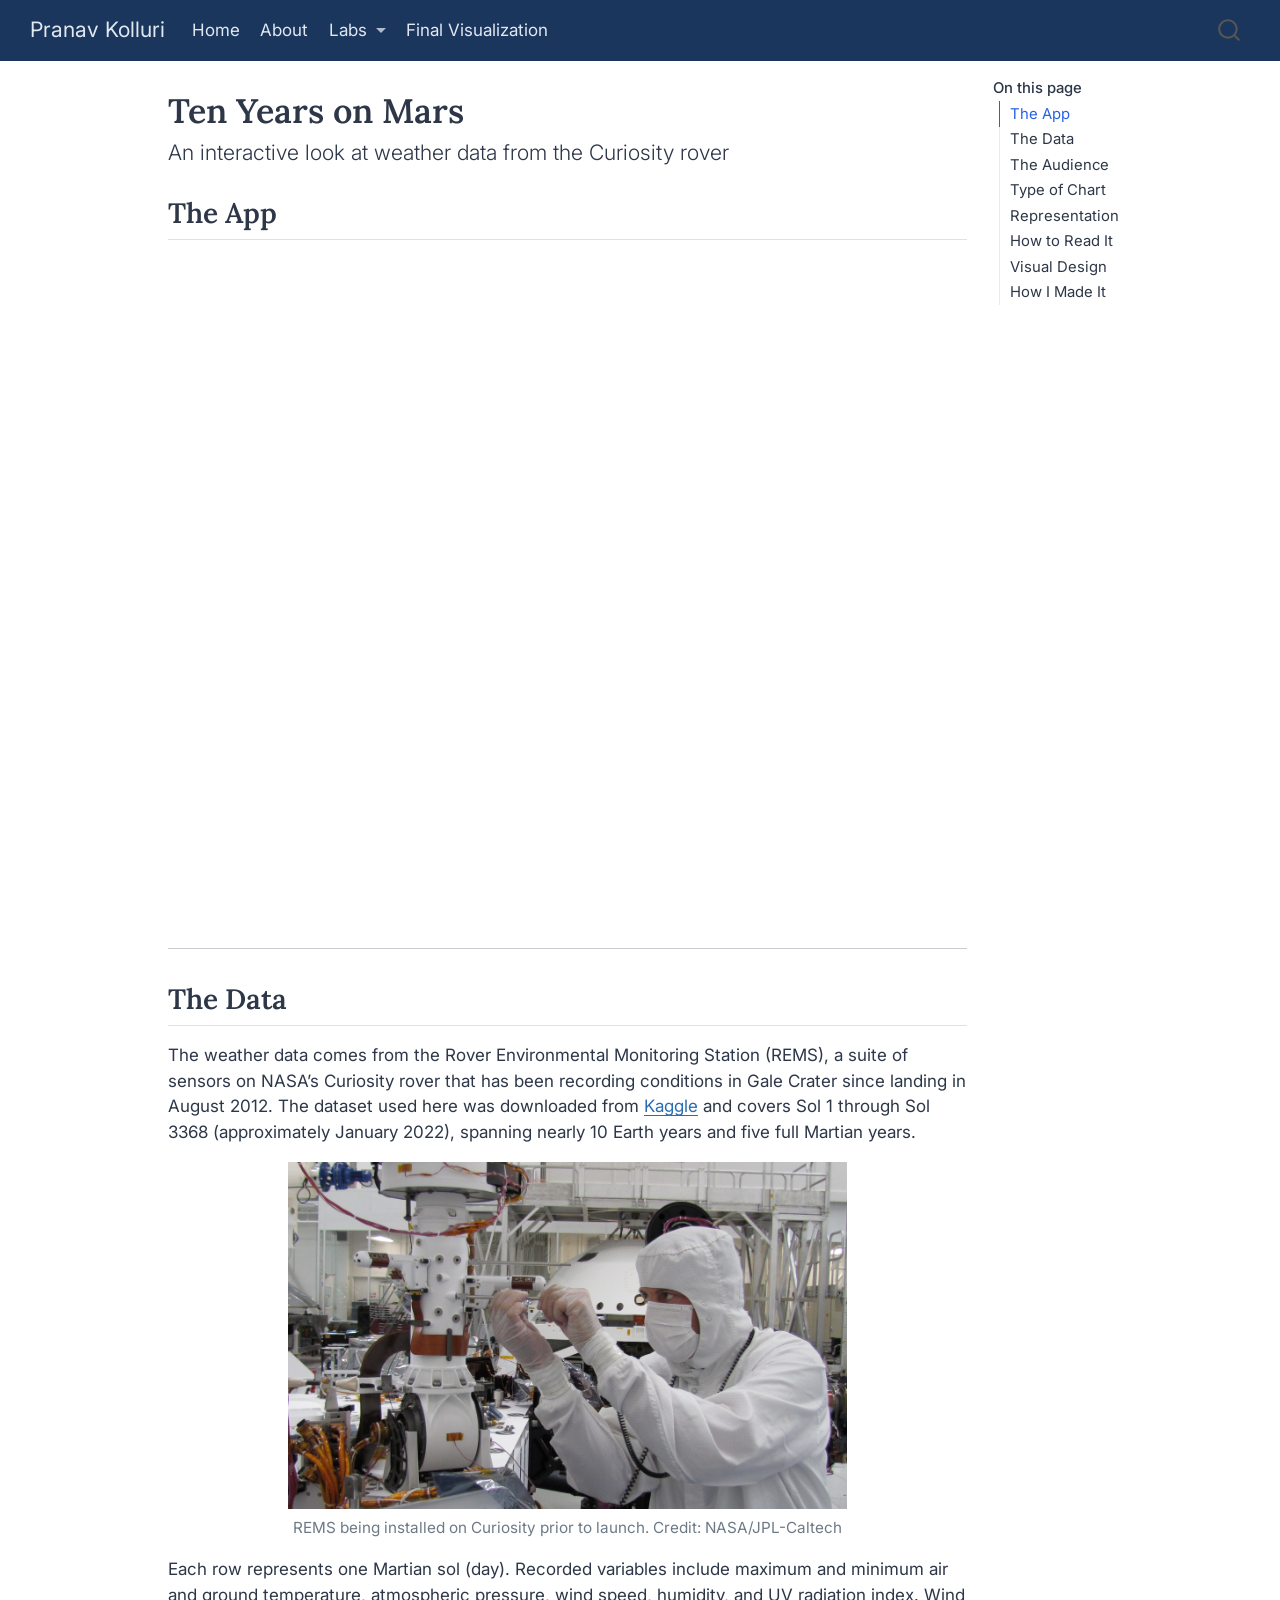
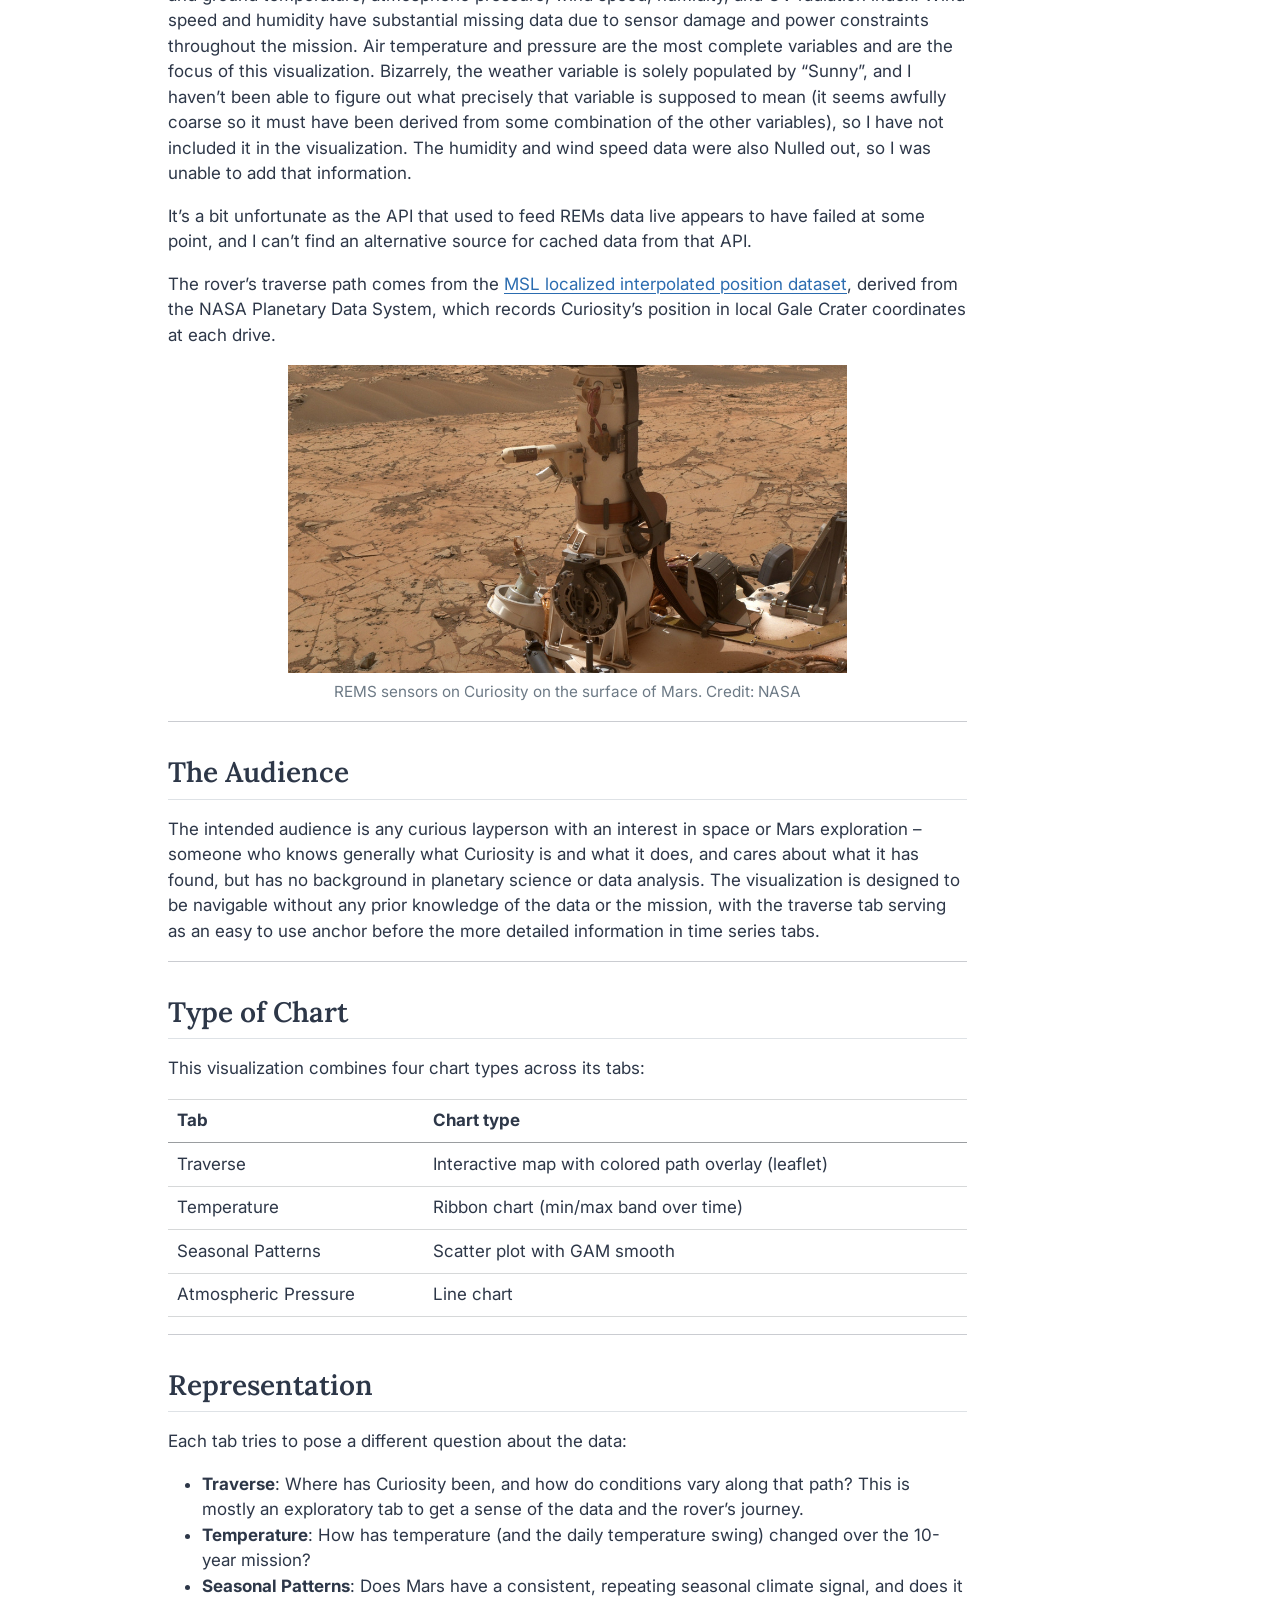
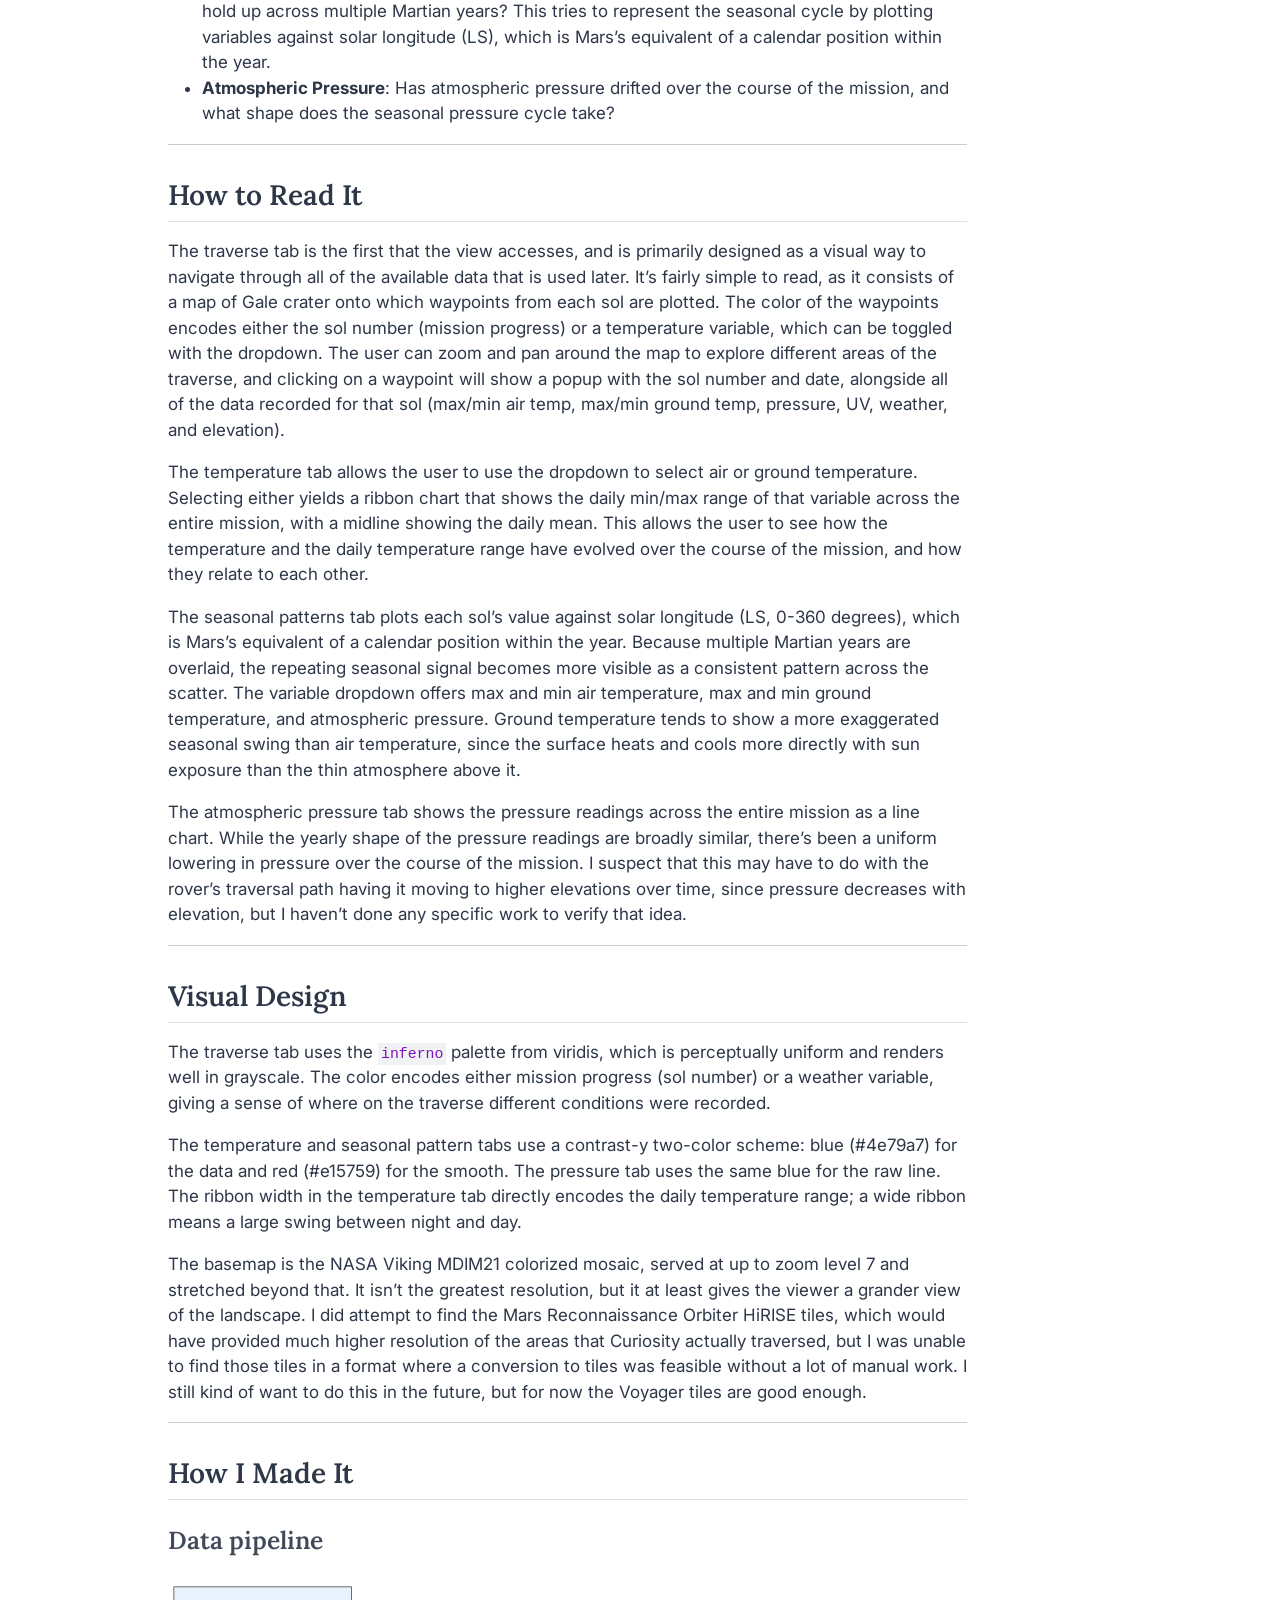
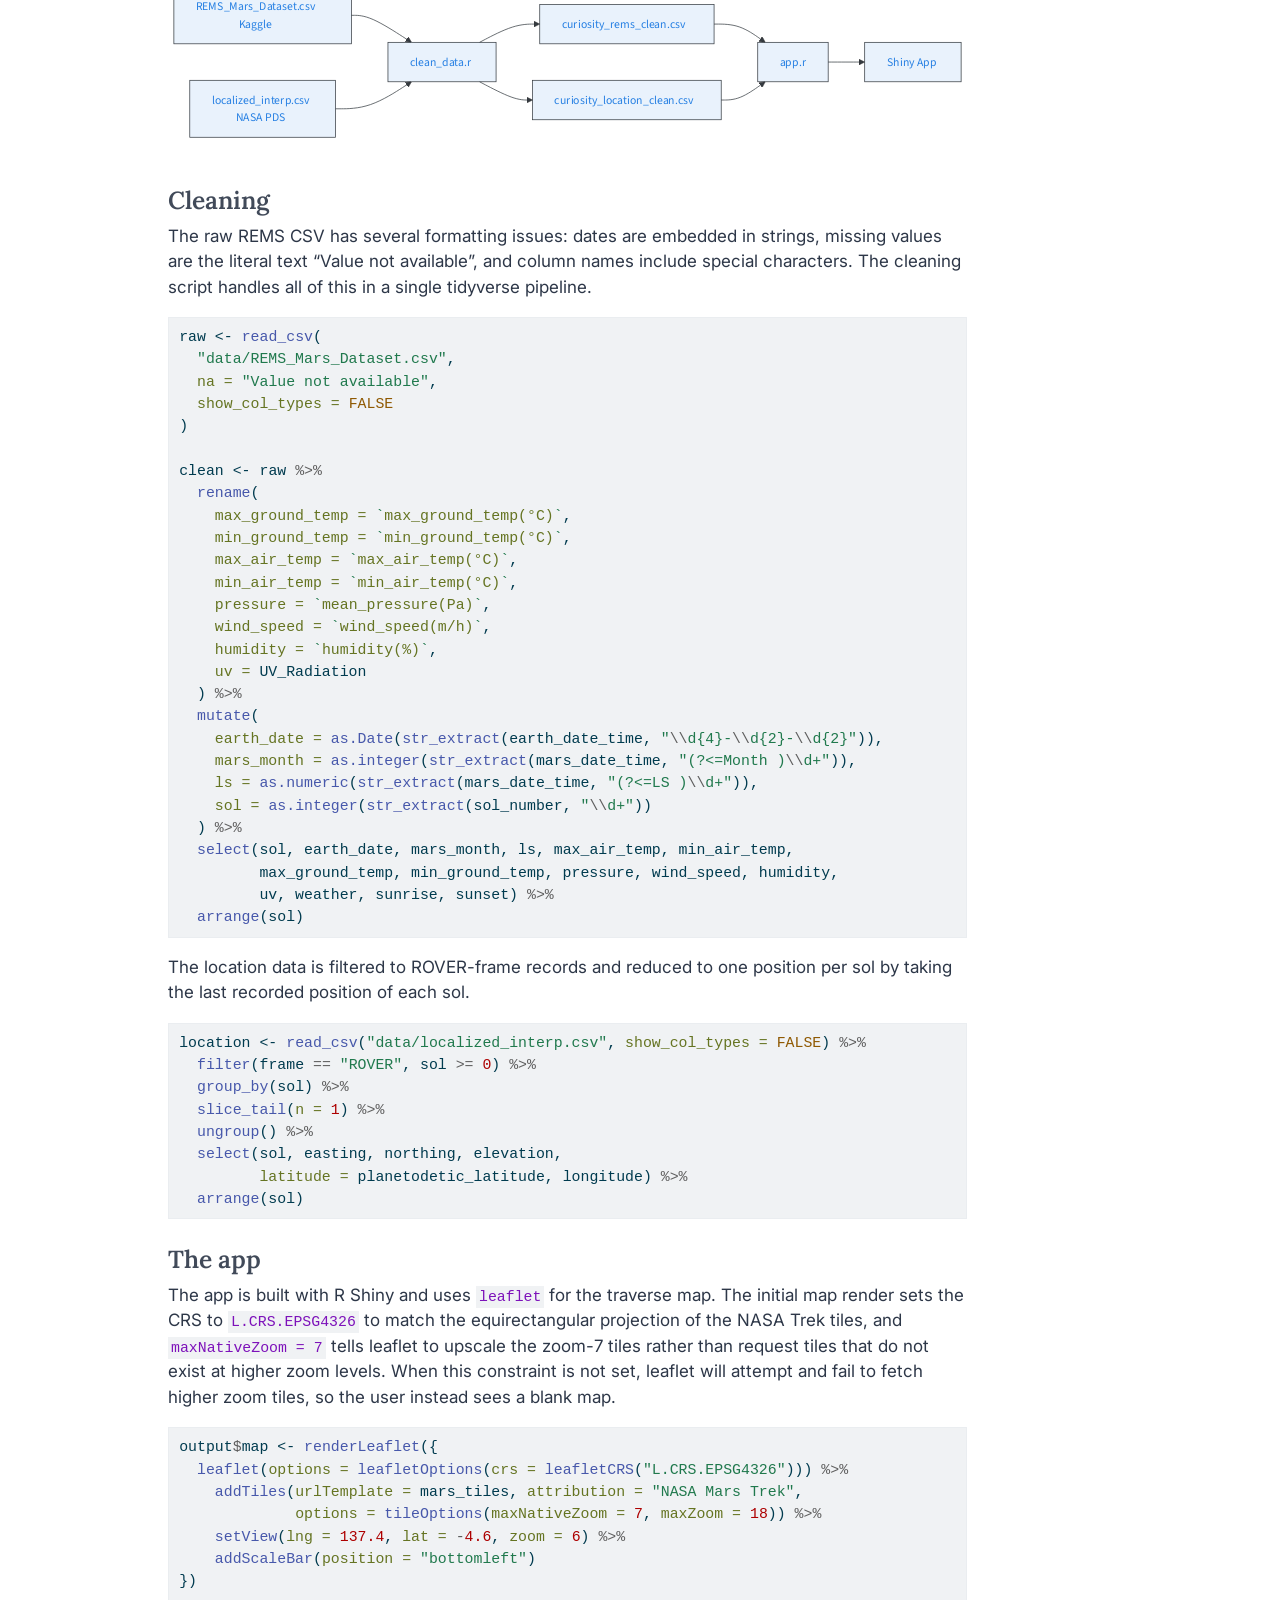
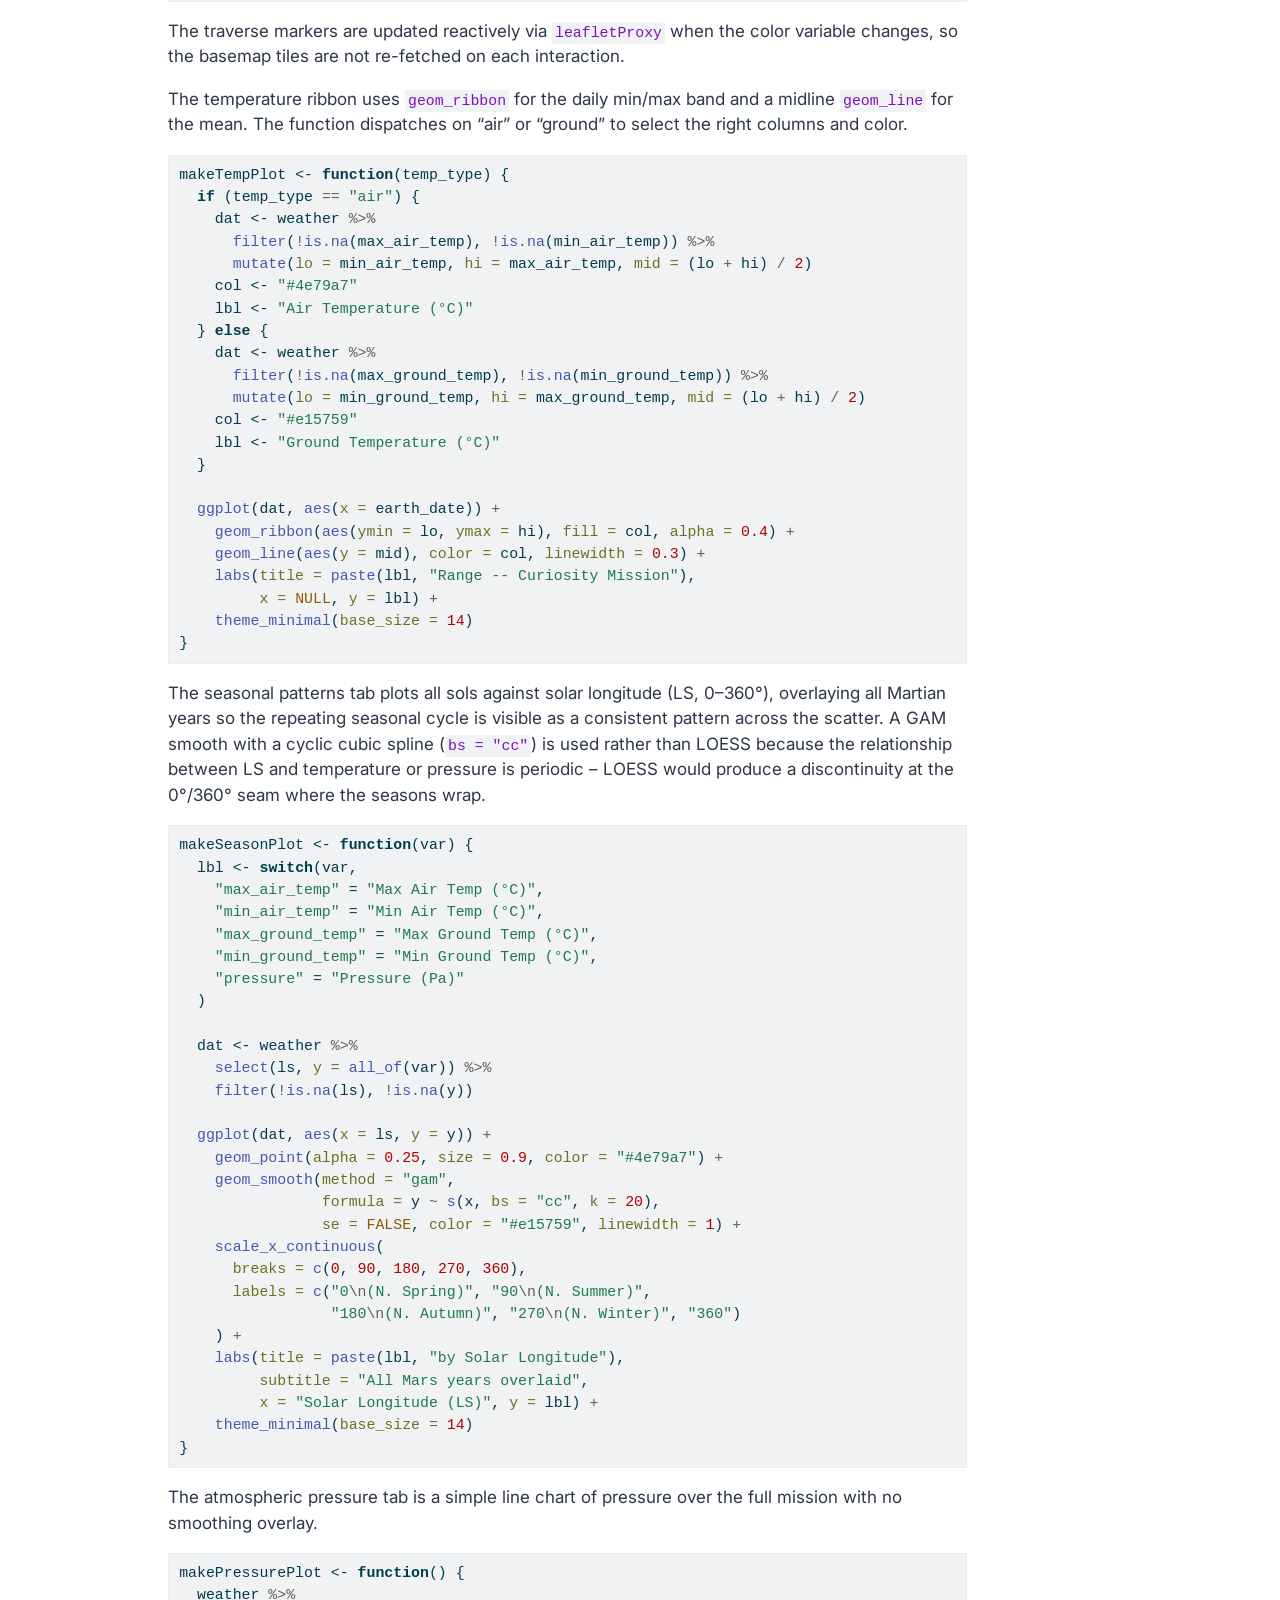
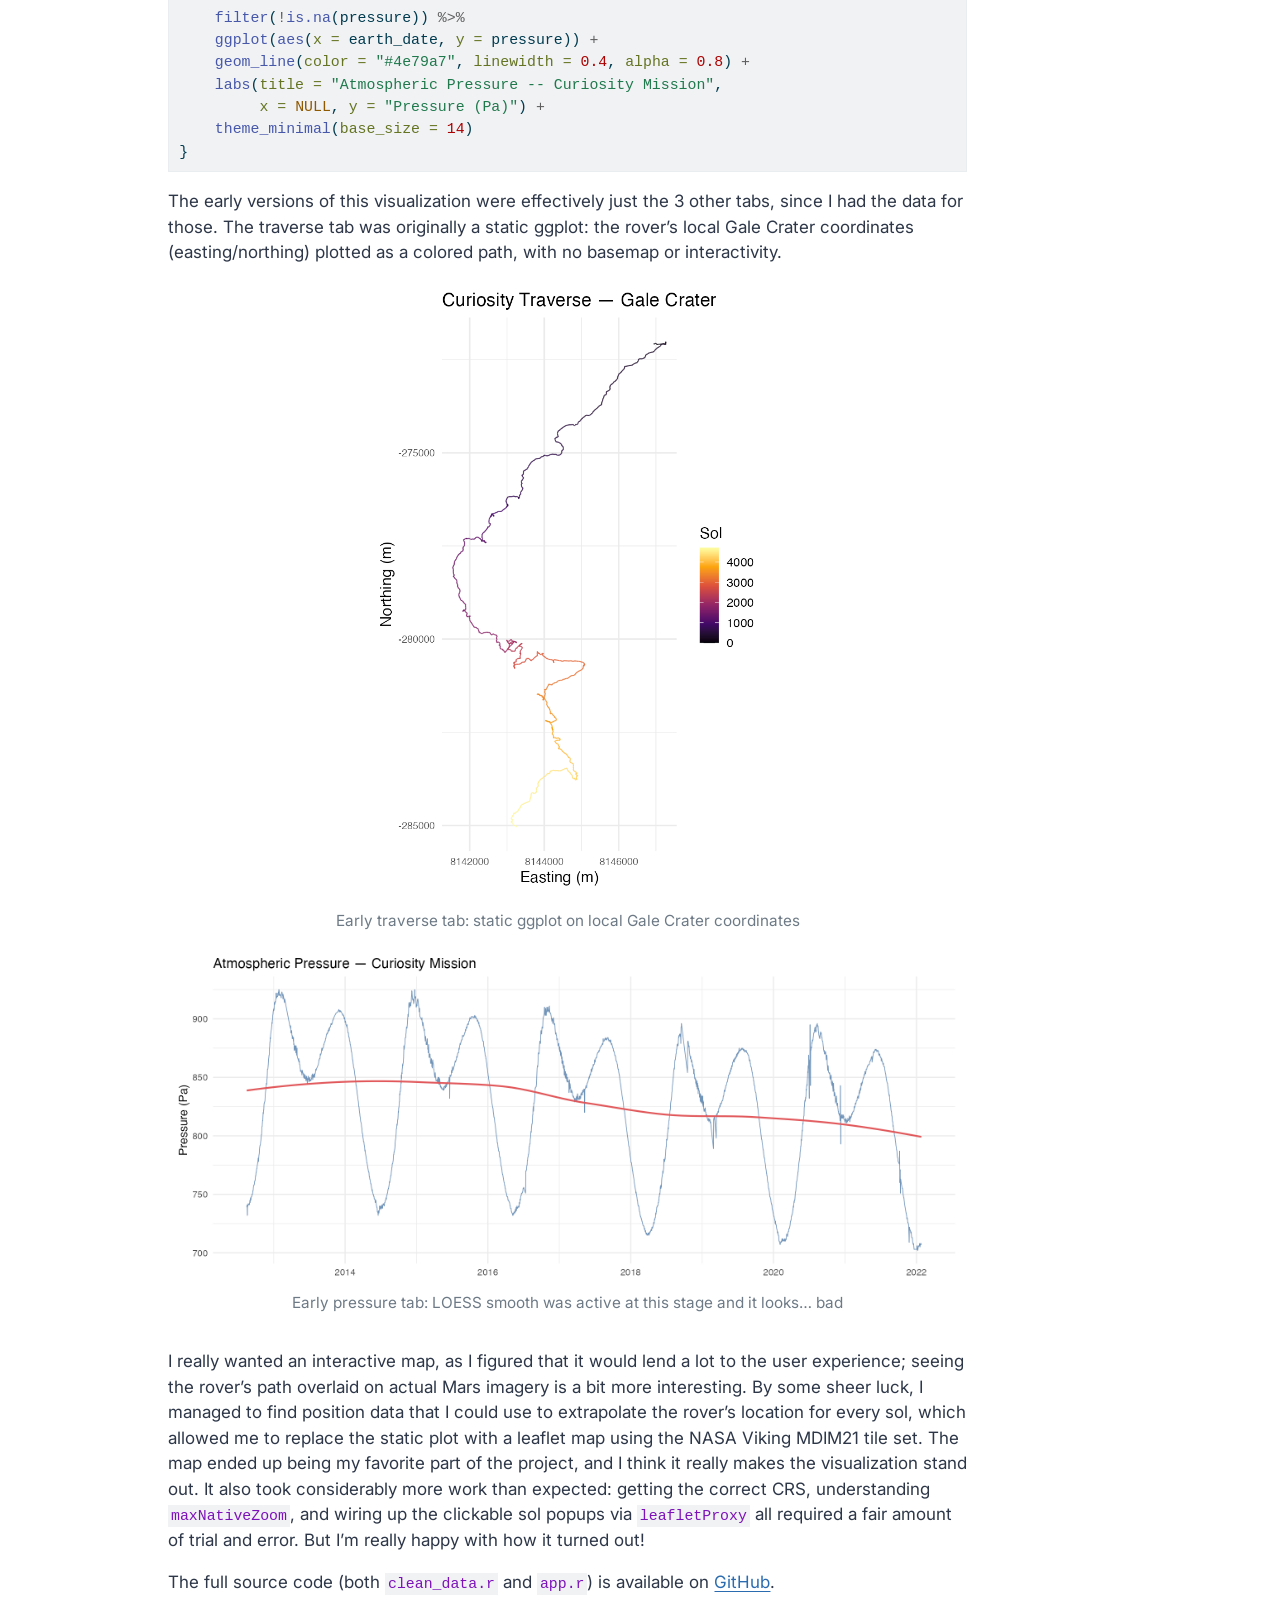
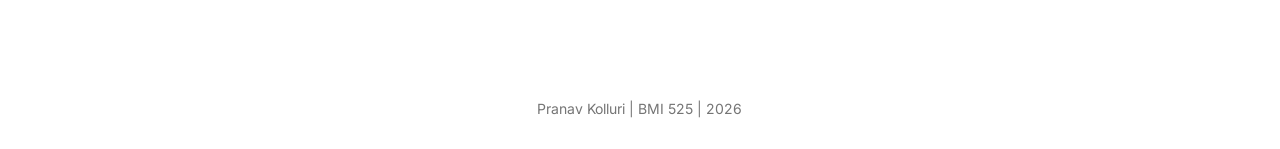
<file: docs/final.html>
<!DOCTYPE html>
<html xmlns="http://www.w3.org/1999/xhtml" lang="en" xml:lang="en"><head>

<meta charset="utf-8">
<meta name="generator" content="quarto-1.9.37">

<meta name="viewport" content="width=device-width, initial-scale=1.0, user-scalable=yes">


<title>Ten Years on Mars – Pranav Kolluri</title>
<style>
/* Default styles provided by pandoc.
** See https://pandoc.org/MANUAL.html#variables-for-html for config info.
*/
code{white-space: pre-wrap;}
span.smallcaps{font-variant: small-caps;}
div.columns{display: flex; gap: min(4vw, 1.5em);}
div.column{flex: auto; overflow-x: auto;}
div.hanging-indent{margin-left: 1.5em; text-indent: -1.5em;}
ul.task-list{list-style: none;}
ul.task-list li input[type="checkbox"] {
  width: 0.8em;
  margin: 0 0.8em 0.2em -1em; /* quarto-specific, see https://github.com/quarto-dev/quarto-cli/issues/4556 */ 
  vertical-align: middle;
}
/* CSS for syntax highlighting */
html { -webkit-text-size-adjust: 100%; }
pre > code.sourceCode { white-space: pre; position: relative; }
pre > code.sourceCode > span { display: inline-block; line-height: 1.25; }
pre > code.sourceCode > span:empty { height: 1.2em; }
.sourceCode { overflow: visible; }
code.sourceCode > span { color: inherit; text-decoration: inherit; }
div.sourceCode { margin: 1em 0; }
pre.sourceCode { margin: 0; }
@media screen {
div.sourceCode { overflow: auto; }
}
@media print {
pre > code.sourceCode { white-space: pre-wrap; }
pre > code.sourceCode > span { text-indent: -5em; padding-left: 5em; }
}
pre.numberSource code
  { counter-reset: source-line 0; }
pre.numberSource code > span
  { position: relative; left: -4em; counter-increment: source-line; }
pre.numberSource code > span > a:first-child::before
  { content: counter(source-line);
    position: relative; left: -1em; text-align: right; vertical-align: baseline;
    border: none; display: inline-block;
    -webkit-touch-callout: none; -webkit-user-select: none;
    -khtml-user-select: none; -moz-user-select: none;
    -ms-user-select: none; user-select: none;
    padding: 0 4px; width: 4em;
  }
pre.numberSource { margin-left: 3em;  padding-left: 4px; }
div.sourceCode
  {   }
@media screen {
pre > code.sourceCode > span > a:first-child::before { text-decoration: underline; }
}
</style>


<script src="site_libs/quarto-nav/quarto-nav.js"></script>
<script src="site_libs/quarto-nav/headroom.min.js"></script>
<script src="site_libs/clipboard/clipboard.min.js"></script>
<script src="site_libs/quarto-search/autocomplete.umd.js"></script>
<script src="site_libs/quarto-search/fuse.min.js"></script>
<script src="site_libs/quarto-search/quarto-search.js"></script>
<meta name="quarto:offset" content="./">
<script src="site_libs/quarto-html/quarto.js" type="module"></script>
<script src="site_libs/quarto-html/tabsets/tabsets.js" type="module"></script>
<script src="site_libs/quarto-html/popper.min.js"></script>
<script src="site_libs/quarto-html/tippy.umd.min.js"></script>
<script src="site_libs/quarto-html/anchor.min.js"></script>
<link href="site_libs/quarto-html/tippy.css" rel="stylesheet">
<link href="site_libs/quarto-html/quarto-syntax-highlighting-7f8f88aac4f3542376d5c11b86a4c14d.css" rel="stylesheet" id="quarto-text-highlighting-styles">
<script src="site_libs/bootstrap/bootstrap.min.js"></script>
<link href="site_libs/bootstrap/bootstrap-icons.css" rel="stylesheet">
<link href="site_libs/bootstrap/bootstrap-158031087360bce0ff56dc785ce39e06.min.css" rel="stylesheet" append-hash="true" id="quarto-bootstrap" data-mode="light">
<script id="quarto-search-options" type="application/json">{
  "location": "navbar",
  "copy-button": false,
  "collapse-after": 3,
  "panel-placement": "end",
  "type": "overlay",
  "limit": 50,
  "keyboard-shortcut": [
    "f",
    "/",
    "s"
  ],
  "show-item-context": false,
  "language": {
    "search-no-results-text": "No results",
    "search-matching-documents-text": "matching documents",
    "search-copy-link-title": "Copy link to search",
    "search-hide-matches-text": "Hide additional matches",
    "search-more-match-text": "more match in this document",
    "search-more-matches-text": "more matches in this document",
    "search-clear-button-title": "Clear",
    "search-text-placeholder": "",
    "search-detached-cancel-button-title": "Cancel",
    "search-submit-button-title": "Submit",
    "search-label": "Search"
  }
}</script>
<script src="site_libs/quarto-diagram/mermaid.min.js"></script>
<script src="site_libs/quarto-diagram/mermaid-init.js"></script>
<link href="site_libs/quarto-diagram/mermaid.css" rel="stylesheet">


<link rel="stylesheet" href="styles.css">
</head>

<body class="nav-fixed quarto-light">

<div id="quarto-search-results"></div>
  <header id="quarto-header" class="headroom fixed-top">
    <nav class="navbar navbar-expand-lg " data-bs-theme="dark">
      <div class="navbar-container container-fluid">
      <div class="navbar-brand-container mx-auto">
    <a class="navbar-brand" href="./index.html">
    <span class="navbar-title">Pranav Kolluri</span>
    </a>
  </div>
            <div id="quarto-search" class="" title="Search"></div>
          <button class="navbar-toggler" type="button" data-bs-toggle="collapse" data-bs-target="#navbarCollapse" aria-controls="navbarCollapse" role="menu" aria-expanded="false" aria-label="Toggle navigation" onclick="if (window.quartoToggleHeadroom) { window.quartoToggleHeadroom(); }">
  <span class="navbar-toggler-icon"></span>
</button>
          <div class="collapse navbar-collapse" id="navbarCollapse">
            <ul class="navbar-nav navbar-nav-scroll me-auto">
  <li class="nav-item">
    <a class="nav-link" href="./index.html"> 
<span class="menu-text">Home</span></a>
  </li>  
  <li class="nav-item">
    <a class="nav-link" href="./about.html"> 
<span class="menu-text">About</span></a>
  </li>  
  <li class="nav-item dropdown ">
    <a class="nav-link dropdown-toggle" href="#" id="nav-menu-labs" role="link" data-bs-toggle="dropdown" aria-expanded="false">
 <span class="menu-text">Labs</span>
    </a>
    <ul class="dropdown-menu" aria-labelledby="nav-menu-labs">    
        <li>
    <a class="dropdown-item" href="./lab-moma.html">
 <span class="dropdown-text">Lab 2: MoMA</span></a>
  </li>  
        <li>
    <a class="dropdown-item" href="./lab-color.html">
 <span class="dropdown-text">Lab 3: Color</span></a>
  </li>  
        <li>
    <a class="dropdown-item" href="./lab-maps.html">
 <span class="dropdown-text">Lab 7: Maps</span></a>
  </li>  
        <li>
    <a class="dropdown-item" href="./lab-shiny.html">
 <span class="dropdown-text">Lab 8: Shiny</span></a>
  </li>  
    </ul>
  </li>
  <li class="nav-item">
    <a class="nav-link active" href="./final.html" aria-current="page"> 
<span class="menu-text">Final Visualization</span></a>
  </li>  
</ul>
          </div> <!-- /navcollapse -->
            <div class="quarto-navbar-tools">
</div>
      </div> <!-- /container-fluid -->
    </nav>
</header>
<!-- content -->
<div id="quarto-content" class="quarto-container page-columns page-rows-contents page-layout-article page-navbar">
<!-- sidebar -->
<!-- margin-sidebar -->
    <div id="quarto-margin-sidebar" class="sidebar margin-sidebar">
        <nav id="TOC" role="doc-toc" class="toc-active">
    <h2 id="toc-title">On this page</h2>
   
  <ul>
  <li><a href="#the-app" id="toc-the-app" class="nav-link active" data-scroll-target="#the-app">The App</a></li>
  <li><a href="#the-data" id="toc-the-data" class="nav-link" data-scroll-target="#the-data">The Data</a></li>
  <li><a href="#the-audience" id="toc-the-audience" class="nav-link" data-scroll-target="#the-audience">The Audience</a></li>
  <li><a href="#type-of-chart" id="toc-type-of-chart" class="nav-link" data-scroll-target="#type-of-chart">Type of Chart</a></li>
  <li><a href="#representation" id="toc-representation" class="nav-link" data-scroll-target="#representation">Representation</a></li>
  <li><a href="#how-to-read-it" id="toc-how-to-read-it" class="nav-link" data-scroll-target="#how-to-read-it">How to Read It</a></li>
  <li><a href="#visual-design" id="toc-visual-design" class="nav-link" data-scroll-target="#visual-design">Visual Design</a></li>
  <li><a href="#how-i-made-it" id="toc-how-i-made-it" class="nav-link" data-scroll-target="#how-i-made-it">How I Made It</a>
  <ul class="collapse">
  <li><a href="#data-pipeline" id="toc-data-pipeline" class="nav-link" data-scroll-target="#data-pipeline">Data pipeline</a></li>
  <li><a href="#cleaning" id="toc-cleaning" class="nav-link" data-scroll-target="#cleaning">Cleaning</a></li>
  <li><a href="#the-app-1" id="toc-the-app-1" class="nav-link" data-scroll-target="#the-app-1">The app</a></li>
  </ul></li>
  </ul>
</nav>
    </div>
<!-- main -->
<main class="content" id="quarto-document-content">

<header id="title-block-header" class="quarto-title-block default">
<div class="quarto-title">
<h1 class="title">Ten Years on Mars</h1>
<p class="subtitle lead">An interactive look at weather data from the Curiosity rover</p>
</div>



<div class="quarto-title-meta">

    
  
    
  </div>
  


</header>


<section id="the-app" class="level2">
<h2 class="anchored" data-anchor-id="the-app">The App</h2>
<iframe src="https://pranavkolluri.github.io/bmi525_final_viz/" width="100%" height="650px" frameborder="0" allowfullscreen="">
</iframe>
<hr>
</section>
<section id="the-data" class="level2">
<h2 class="anchored" data-anchor-id="the-data">The Data</h2>
<p>The weather data comes from the Rover Environmental Monitoring Station (REMS), a suite of sensors on NASA’s Curiosity rover that has been recording conditions in Gale Crater since landing in August 2012. The dataset used here was downloaded from <a href="https://www.kaggle.com/datasets/deepcontractor/mars-rover-environmental-monitoring-station">Kaggle</a> and covers Sol 1 through Sol 3368 (approximately January 2022), spanning nearly 10 Earth years and five full Martian years.</p>
<div class="quarto-figure quarto-figure-center">
<figure class="figure">
<p><img src="images/rems_jpl_build.jpg" class="img-fluid figure-img" style="width:70.0%"></p>
<figcaption>REMS being installed on Curiosity prior to launch. Credit: NASA/JPL-Caltech</figcaption>
</figure>
</div>
<p>Each row represents one Martian sol (day). Recorded variables include maximum and minimum air and ground temperature, atmospheric pressure, wind speed, humidity, and UV radiation index. Wind speed and humidity have substantial missing data due to sensor damage and power constraints throughout the mission. Air temperature and pressure are the most complete variables and are the focus of this visualization. Bizarrely, the weather variable is solely populated by “Sunny”, and I haven’t been able to figure out what precisely that variable is supposed to mean (it seems awfully coarse so it must have been derived from some combination of the other variables), so I have not included it in the visualization. The humidity and wind speed data were also Nulled out, so I was unable to add that information.</p>
<p>It’s a bit unfortunate as the API that used to feed REMs data live appears to have failed at some point, and I can’t find an alternative source for cached data from that API.</p>
<p>The rover’s traverse path comes from the <a href="https://an.rsl.wustl.edu/msl/AN/an3.aspx">MSL localized interpolated position dataset</a>, derived from the NASA Planetary Data System, which records Curiosity’s position in local Gale Crater coordinates at each drive.</p>
<div class="quarto-figure quarto-figure-center">
<figure class="figure">
<p><img src="images/rems_mars.jpg" class="img-fluid figure-img" style="width:70.0%"></p>
<figcaption>REMS sensors on Curiosity on the surface of Mars. Credit: NASA</figcaption>
</figure>
</div>
<hr>
</section>
<section id="the-audience" class="level2">
<h2 class="anchored" data-anchor-id="the-audience">The Audience</h2>
<p>The intended audience is any curious layperson with an interest in space or Mars exploration – someone who knows generally what Curiosity is and what it does, and cares about what it has found, but has no background in planetary science or data analysis. The visualization is designed to be navigable without any prior knowledge of the data or the mission, with the traverse tab serving as an easy to use anchor before the more detailed information in time series tabs.</p>
<hr>
</section>
<section id="type-of-chart" class="level2">
<h2 class="anchored" data-anchor-id="type-of-chart">Type of Chart</h2>
<p>This visualization combines four chart types across its tabs:</p>
<table class="caption-top table">
<thead>
<tr class="header">
<th>Tab</th>
<th>Chart type</th>
</tr>
</thead>
<tbody>
<tr class="odd">
<td>Traverse</td>
<td>Interactive map with colored path overlay (leaflet)</td>
</tr>
<tr class="even">
<td>Temperature</td>
<td>Ribbon chart (min/max band over time)</td>
</tr>
<tr class="odd">
<td>Seasonal Patterns</td>
<td>Scatter plot with GAM smooth</td>
</tr>
<tr class="even">
<td>Atmospheric Pressure</td>
<td>Line chart</td>
</tr>
</tbody>
</table>
<hr>
</section>
<section id="representation" class="level2">
<h2 class="anchored" data-anchor-id="representation">Representation</h2>
<p>Each tab tries to pose a different question about the data:</p>
<ul>
<li><strong>Traverse</strong>: Where has Curiosity been, and how do conditions vary along that path? This is mostly an exploratory tab to get a sense of the data and the rover’s journey.</li>
<li><strong>Temperature</strong>: How has temperature (and the daily temperature swing) changed over the 10-year mission?</li>
<li><strong>Seasonal Patterns</strong>: Does Mars have a consistent, repeating seasonal climate signal, and does it hold up across multiple Martian years? This tries to represent the seasonal cycle by plotting variables against solar longitude (LS), which is Mars’s equivalent of a calendar position within the year.</li>
<li><strong>Atmospheric Pressure</strong>: Has atmospheric pressure drifted over the course of the mission, and what shape does the seasonal pressure cycle take?</li>
</ul>
<hr>
</section>
<section id="how-to-read-it" class="level2">
<h2 class="anchored" data-anchor-id="how-to-read-it">How to Read It</h2>
<p>The traverse tab is the first that the view accesses, and is primarily designed as a visual way to navigate through all of the available data that is used later. It’s fairly simple to read, as it consists of a map of Gale crater onto which waypoints from each sol are plotted. The color of the waypoints encodes either the sol number (mission progress) or a temperature variable, which can be toggled with the dropdown. The user can zoom and pan around the map to explore different areas of the traverse, and clicking on a waypoint will show a popup with the sol number and date, alongside all of the data recorded for that sol (max/min air temp, max/min ground temp, pressure, UV, weather, and elevation).</p>
<p>The temperature tab allows the user to use the dropdown to select air or ground temperature. Selecting either yields a ribbon chart that shows the daily min/max range of that variable across the entire mission, with a midline showing the daily mean. This allows the user to see how the temperature and the daily temperature range have evolved over the course of the mission, and how they relate to each other.</p>
<p>The seasonal patterns tab plots each sol’s value against solar longitude (LS, 0-360 degrees), which is Mars’s equivalent of a calendar position within the year. Because multiple Martian years are overlaid, the repeating seasonal signal becomes more visible as a consistent pattern across the scatter. The variable dropdown offers max and min air temperature, max and min ground temperature, and atmospheric pressure. Ground temperature tends to show a more exaggerated seasonal swing than air temperature, since the surface heats and cools more directly with sun exposure than the thin atmosphere above it.</p>
<p>The atmospheric pressure tab shows the pressure readings across the entire mission as a line chart. While the yearly shape of the pressure readings are broadly similar, there’s been a uniform lowering in pressure over the course of the mission. I suspect that this may have to do with the rover’s traversal path having it moving to higher elevations over time, since pressure decreases with elevation, but I haven’t done any specific work to verify that idea.</p>
<hr>
</section>
<section id="visual-design" class="level2">
<h2 class="anchored" data-anchor-id="visual-design">Visual Design</h2>
<p>The traverse tab uses the <code>inferno</code> palette from viridis, which is perceptually uniform and renders well in grayscale. The color encodes either mission progress (sol number) or a weather variable, giving a sense of where on the traverse different conditions were recorded.</p>
<p>The temperature and seasonal pattern tabs use a contrast-y two-color scheme: blue (#4e79a7) for the data and red (#e15759) for the smooth. The pressure tab uses the same blue for the raw line. The ribbon width in the temperature tab directly encodes the daily temperature range; a wide ribbon means a large swing between night and day.</p>
<p>The basemap is the NASA Viking MDIM21 colorized mosaic, served at up to zoom level 7 and stretched beyond that. It isn’t the greatest resolution, but it at least gives the viewer a grander view of the landscape. I did attempt to find the Mars Reconnaissance Orbiter HiRISE tiles, which would have provided much higher resolution of the areas that Curiosity actually traversed, but I was unable to find those tiles in a format where a conversion to tiles was feasible without a lot of manual work. I still kind of want to do this in the future, but for now the Voyager tiles are good enough.</p>
<hr>
</section>
<section id="how-i-made-it" class="level2">
<h2 class="anchored" data-anchor-id="how-i-made-it">How I Made It</h2>
<section id="data-pipeline" class="level3">
<h3 class="anchored" data-anchor-id="data-pipeline">Data pipeline</h3>
<div class="cell" data-layout-align="default">
<div class="cell-output-display">
<div>
<p></p><figure class="figure"><p></p>
<div>
<pre class="mermaid mermaid-js">flowchart LR
  A["REMS_Mars_Dataset.csv&lt;br/&gt;Kaggle"] --&gt; C[clean_data.r]
  B["localized_interp.csv&lt;br/&gt;NASA PDS"] --&gt; C
  C --&gt; D[curiosity_rems_clean.csv]
  C --&gt; E[curiosity_location_clean.csv]
  D --&gt; F[app.r]
  E --&gt; F
  F --&gt; G[Shiny App]
</pre>
</div>
<p></p></figure><p></p>
</div>
</div>
</div>
</section>
<section id="cleaning" class="level3">
<h3 class="anchored" data-anchor-id="cleaning">Cleaning</h3>
<p>The raw REMS CSV has several formatting issues: dates are embedded in strings, missing values are the literal text “Value not available”, and column names include special characters. The cleaning script handles all of this in a single tidyverse pipeline.</p>
<div class="cell">
<div class="code-copy-outer-scaffold"><div class="sourceCode cell-code" id="cb1"><pre class="sourceCode r code-with-copy"><code class="sourceCode r"><span id="cb1-1"><a href="#cb1-1" aria-hidden="true" tabindex="-1"></a>raw <span class="ot">&lt;-</span> <span class="fu">read_csv</span>(</span>
<span id="cb1-2"><a href="#cb1-2" aria-hidden="true" tabindex="-1"></a>  <span class="st">"data/REMS_Mars_Dataset.csv"</span>,</span>
<span id="cb1-3"><a href="#cb1-3" aria-hidden="true" tabindex="-1"></a>  <span class="at">na =</span> <span class="st">"Value not available"</span>,</span>
<span id="cb1-4"><a href="#cb1-4" aria-hidden="true" tabindex="-1"></a>  <span class="at">show_col_types =</span> <span class="cn">FALSE</span></span>
<span id="cb1-5"><a href="#cb1-5" aria-hidden="true" tabindex="-1"></a>)</span>
<span id="cb1-6"><a href="#cb1-6" aria-hidden="true" tabindex="-1"></a></span>
<span id="cb1-7"><a href="#cb1-7" aria-hidden="true" tabindex="-1"></a>clean <span class="ot">&lt;-</span> raw <span class="sc">%&gt;%</span></span>
<span id="cb1-8"><a href="#cb1-8" aria-hidden="true" tabindex="-1"></a>  <span class="fu">rename</span>(</span>
<span id="cb1-9"><a href="#cb1-9" aria-hidden="true" tabindex="-1"></a>    <span class="at">max_ground_temp =</span> <span class="st">`</span><span class="at">max_ground_temp(°C)</span><span class="st">`</span>,</span>
<span id="cb1-10"><a href="#cb1-10" aria-hidden="true" tabindex="-1"></a>    <span class="at">min_ground_temp =</span> <span class="st">`</span><span class="at">min_ground_temp(°C)</span><span class="st">`</span>,</span>
<span id="cb1-11"><a href="#cb1-11" aria-hidden="true" tabindex="-1"></a>    <span class="at">max_air_temp =</span> <span class="st">`</span><span class="at">max_air_temp(°C)</span><span class="st">`</span>,</span>
<span id="cb1-12"><a href="#cb1-12" aria-hidden="true" tabindex="-1"></a>    <span class="at">min_air_temp =</span> <span class="st">`</span><span class="at">min_air_temp(°C)</span><span class="st">`</span>,</span>
<span id="cb1-13"><a href="#cb1-13" aria-hidden="true" tabindex="-1"></a>    <span class="at">pressure =</span> <span class="st">`</span><span class="at">mean_pressure(Pa)</span><span class="st">`</span>,</span>
<span id="cb1-14"><a href="#cb1-14" aria-hidden="true" tabindex="-1"></a>    <span class="at">wind_speed =</span> <span class="st">`</span><span class="at">wind_speed(m/h)</span><span class="st">`</span>,</span>
<span id="cb1-15"><a href="#cb1-15" aria-hidden="true" tabindex="-1"></a>    <span class="at">humidity =</span> <span class="st">`</span><span class="at">humidity(%)</span><span class="st">`</span>,</span>
<span id="cb1-16"><a href="#cb1-16" aria-hidden="true" tabindex="-1"></a>    <span class="at">uv =</span> UV_Radiation</span>
<span id="cb1-17"><a href="#cb1-17" aria-hidden="true" tabindex="-1"></a>  ) <span class="sc">%&gt;%</span></span>
<span id="cb1-18"><a href="#cb1-18" aria-hidden="true" tabindex="-1"></a>  <span class="fu">mutate</span>(</span>
<span id="cb1-19"><a href="#cb1-19" aria-hidden="true" tabindex="-1"></a>    <span class="at">earth_date =</span> <span class="fu">as.Date</span>(<span class="fu">str_extract</span>(earth_date_time, <span class="st">"</span><span class="sc">\\</span><span class="st">d{4}-</span><span class="sc">\\</span><span class="st">d{2}-</span><span class="sc">\\</span><span class="st">d{2}"</span>)),</span>
<span id="cb1-20"><a href="#cb1-20" aria-hidden="true" tabindex="-1"></a>    <span class="at">mars_month =</span> <span class="fu">as.integer</span>(<span class="fu">str_extract</span>(mars_date_time, <span class="st">"(?&lt;=Month )</span><span class="sc">\\</span><span class="st">d+"</span>)),</span>
<span id="cb1-21"><a href="#cb1-21" aria-hidden="true" tabindex="-1"></a>    <span class="at">ls =</span> <span class="fu">as.numeric</span>(<span class="fu">str_extract</span>(mars_date_time, <span class="st">"(?&lt;=LS )</span><span class="sc">\\</span><span class="st">d+"</span>)),</span>
<span id="cb1-22"><a href="#cb1-22" aria-hidden="true" tabindex="-1"></a>    <span class="at">sol =</span> <span class="fu">as.integer</span>(<span class="fu">str_extract</span>(sol_number, <span class="st">"</span><span class="sc">\\</span><span class="st">d+"</span>))</span>
<span id="cb1-23"><a href="#cb1-23" aria-hidden="true" tabindex="-1"></a>  ) <span class="sc">%&gt;%</span></span>
<span id="cb1-24"><a href="#cb1-24" aria-hidden="true" tabindex="-1"></a>  <span class="fu">select</span>(sol, earth_date, mars_month, ls, max_air_temp, min_air_temp,</span>
<span id="cb1-25"><a href="#cb1-25" aria-hidden="true" tabindex="-1"></a>         max_ground_temp, min_ground_temp, pressure, wind_speed, humidity,</span>
<span id="cb1-26"><a href="#cb1-26" aria-hidden="true" tabindex="-1"></a>         uv, weather, sunrise, sunset) <span class="sc">%&gt;%</span></span>
<span id="cb1-27"><a href="#cb1-27" aria-hidden="true" tabindex="-1"></a>  <span class="fu">arrange</span>(sol)</span></code></pre></div><button title="Copy to Clipboard" class="code-copy-button"><i class="bi"></i></button></div>
</div>
<p>The location data is filtered to ROVER-frame records and reduced to one position per sol by taking the last recorded position of each sol.</p>
<div class="cell">
<div class="code-copy-outer-scaffold"><div class="sourceCode cell-code" id="cb2"><pre class="sourceCode r code-with-copy"><code class="sourceCode r"><span id="cb2-1"><a href="#cb2-1" aria-hidden="true" tabindex="-1"></a>location <span class="ot">&lt;-</span> <span class="fu">read_csv</span>(<span class="st">"data/localized_interp.csv"</span>, <span class="at">show_col_types =</span> <span class="cn">FALSE</span>) <span class="sc">%&gt;%</span></span>
<span id="cb2-2"><a href="#cb2-2" aria-hidden="true" tabindex="-1"></a>  <span class="fu">filter</span>(frame <span class="sc">==</span> <span class="st">"ROVER"</span>, sol <span class="sc">&gt;=</span> <span class="dv">0</span>) <span class="sc">%&gt;%</span></span>
<span id="cb2-3"><a href="#cb2-3" aria-hidden="true" tabindex="-1"></a>  <span class="fu">group_by</span>(sol) <span class="sc">%&gt;%</span></span>
<span id="cb2-4"><a href="#cb2-4" aria-hidden="true" tabindex="-1"></a>  <span class="fu">slice_tail</span>(<span class="at">n =</span> <span class="dv">1</span>) <span class="sc">%&gt;%</span></span>
<span id="cb2-5"><a href="#cb2-5" aria-hidden="true" tabindex="-1"></a>  <span class="fu">ungroup</span>() <span class="sc">%&gt;%</span></span>
<span id="cb2-6"><a href="#cb2-6" aria-hidden="true" tabindex="-1"></a>  <span class="fu">select</span>(sol, easting, northing, elevation,</span>
<span id="cb2-7"><a href="#cb2-7" aria-hidden="true" tabindex="-1"></a>         <span class="at">latitude =</span> planetodetic_latitude, longitude) <span class="sc">%&gt;%</span></span>
<span id="cb2-8"><a href="#cb2-8" aria-hidden="true" tabindex="-1"></a>  <span class="fu">arrange</span>(sol)</span></code></pre></div><button title="Copy to Clipboard" class="code-copy-button"><i class="bi"></i></button></div>
</div>
</section>
<section id="the-app-1" class="level3">
<h3 class="anchored" data-anchor-id="the-app-1">The app</h3>
<p>The app is built with R Shiny and uses <code>leaflet</code> for the traverse map. The initial map render sets the CRS to <code>L.CRS.EPSG4326</code> to match the equirectangular projection of the NASA Trek tiles, and <code>maxNativeZoom = 7</code> tells leaflet to upscale the zoom-7 tiles rather than request tiles that do not exist at higher zoom levels. When this constraint is not set, leaflet will attempt and fail to fetch higher zoom tiles, so the user instead sees a blank map.</p>
<div class="cell">
<div class="code-copy-outer-scaffold"><div class="sourceCode cell-code" id="cb3"><pre class="sourceCode r code-with-copy"><code class="sourceCode r"><span id="cb3-1"><a href="#cb3-1" aria-hidden="true" tabindex="-1"></a>output<span class="sc">$</span>map <span class="ot">&lt;-</span> <span class="fu">renderLeaflet</span>({</span>
<span id="cb3-2"><a href="#cb3-2" aria-hidden="true" tabindex="-1"></a>  <span class="fu">leaflet</span>(<span class="at">options =</span> <span class="fu">leafletOptions</span>(<span class="at">crs =</span> <span class="fu">leafletCRS</span>(<span class="st">"L.CRS.EPSG4326"</span>))) <span class="sc">%&gt;%</span></span>
<span id="cb3-3"><a href="#cb3-3" aria-hidden="true" tabindex="-1"></a>    <span class="fu">addTiles</span>(<span class="at">urlTemplate =</span> mars_tiles, <span class="at">attribution =</span> <span class="st">"NASA Mars Trek"</span>,</span>
<span id="cb3-4"><a href="#cb3-4" aria-hidden="true" tabindex="-1"></a>             <span class="at">options =</span> <span class="fu">tileOptions</span>(<span class="at">maxNativeZoom =</span> <span class="dv">7</span>, <span class="at">maxZoom =</span> <span class="dv">18</span>)) <span class="sc">%&gt;%</span></span>
<span id="cb3-5"><a href="#cb3-5" aria-hidden="true" tabindex="-1"></a>    <span class="fu">setView</span>(<span class="at">lng =</span> <span class="fl">137.4</span>, <span class="at">lat =</span> <span class="sc">-</span><span class="fl">4.6</span>, <span class="at">zoom =</span> <span class="dv">6</span>) <span class="sc">%&gt;%</span></span>
<span id="cb3-6"><a href="#cb3-6" aria-hidden="true" tabindex="-1"></a>    <span class="fu">addScaleBar</span>(<span class="at">position =</span> <span class="st">"bottomleft"</span>)</span>
<span id="cb3-7"><a href="#cb3-7" aria-hidden="true" tabindex="-1"></a>})</span></code></pre></div><button title="Copy to Clipboard" class="code-copy-button"><i class="bi"></i></button></div>
</div>
<p>The traverse markers are updated reactively via <code>leafletProxy</code> when the color variable changes, so the basemap tiles are not re-fetched on each interaction.</p>
<p>The temperature ribbon uses <code>geom_ribbon</code> for the daily min/max band and a midline <code>geom_line</code> for the mean. The function dispatches on “air” or “ground” to select the right columns and color.</p>
<div class="cell">
<div class="code-copy-outer-scaffold"><div class="sourceCode cell-code" id="cb4"><pre class="sourceCode r code-with-copy"><code class="sourceCode r"><span id="cb4-1"><a href="#cb4-1" aria-hidden="true" tabindex="-1"></a>makeTempPlot <span class="ot">&lt;-</span> <span class="cf">function</span>(temp_type) {</span>
<span id="cb4-2"><a href="#cb4-2" aria-hidden="true" tabindex="-1"></a>  <span class="cf">if</span> (temp_type <span class="sc">==</span> <span class="st">"air"</span>) {</span>
<span id="cb4-3"><a href="#cb4-3" aria-hidden="true" tabindex="-1"></a>    dat <span class="ot">&lt;-</span> weather <span class="sc">%&gt;%</span></span>
<span id="cb4-4"><a href="#cb4-4" aria-hidden="true" tabindex="-1"></a>      <span class="fu">filter</span>(<span class="sc">!</span><span class="fu">is.na</span>(max_air_temp), <span class="sc">!</span><span class="fu">is.na</span>(min_air_temp)) <span class="sc">%&gt;%</span></span>
<span id="cb4-5"><a href="#cb4-5" aria-hidden="true" tabindex="-1"></a>      <span class="fu">mutate</span>(<span class="at">lo =</span> min_air_temp, <span class="at">hi =</span> max_air_temp, <span class="at">mid =</span> (lo <span class="sc">+</span> hi) <span class="sc">/</span> <span class="dv">2</span>)</span>
<span id="cb4-6"><a href="#cb4-6" aria-hidden="true" tabindex="-1"></a>    col <span class="ot">&lt;-</span> <span class="st">"#4e79a7"</span></span>
<span id="cb4-7"><a href="#cb4-7" aria-hidden="true" tabindex="-1"></a>    lbl <span class="ot">&lt;-</span> <span class="st">"Air Temperature (°C)"</span></span>
<span id="cb4-8"><a href="#cb4-8" aria-hidden="true" tabindex="-1"></a>  } <span class="cf">else</span> {</span>
<span id="cb4-9"><a href="#cb4-9" aria-hidden="true" tabindex="-1"></a>    dat <span class="ot">&lt;-</span> weather <span class="sc">%&gt;%</span></span>
<span id="cb4-10"><a href="#cb4-10" aria-hidden="true" tabindex="-1"></a>      <span class="fu">filter</span>(<span class="sc">!</span><span class="fu">is.na</span>(max_ground_temp), <span class="sc">!</span><span class="fu">is.na</span>(min_ground_temp)) <span class="sc">%&gt;%</span></span>
<span id="cb4-11"><a href="#cb4-11" aria-hidden="true" tabindex="-1"></a>      <span class="fu">mutate</span>(<span class="at">lo =</span> min_ground_temp, <span class="at">hi =</span> max_ground_temp, <span class="at">mid =</span> (lo <span class="sc">+</span> hi) <span class="sc">/</span> <span class="dv">2</span>)</span>
<span id="cb4-12"><a href="#cb4-12" aria-hidden="true" tabindex="-1"></a>    col <span class="ot">&lt;-</span> <span class="st">"#e15759"</span></span>
<span id="cb4-13"><a href="#cb4-13" aria-hidden="true" tabindex="-1"></a>    lbl <span class="ot">&lt;-</span> <span class="st">"Ground Temperature (°C)"</span></span>
<span id="cb4-14"><a href="#cb4-14" aria-hidden="true" tabindex="-1"></a>  }</span>
<span id="cb4-15"><a href="#cb4-15" aria-hidden="true" tabindex="-1"></a></span>
<span id="cb4-16"><a href="#cb4-16" aria-hidden="true" tabindex="-1"></a>  <span class="fu">ggplot</span>(dat, <span class="fu">aes</span>(<span class="at">x =</span> earth_date)) <span class="sc">+</span></span>
<span id="cb4-17"><a href="#cb4-17" aria-hidden="true" tabindex="-1"></a>    <span class="fu">geom_ribbon</span>(<span class="fu">aes</span>(<span class="at">ymin =</span> lo, <span class="at">ymax =</span> hi), <span class="at">fill =</span> col, <span class="at">alpha =</span> <span class="fl">0.4</span>) <span class="sc">+</span></span>
<span id="cb4-18"><a href="#cb4-18" aria-hidden="true" tabindex="-1"></a>    <span class="fu">geom_line</span>(<span class="fu">aes</span>(<span class="at">y =</span> mid), <span class="at">color =</span> col, <span class="at">linewidth =</span> <span class="fl">0.3</span>) <span class="sc">+</span></span>
<span id="cb4-19"><a href="#cb4-19" aria-hidden="true" tabindex="-1"></a>    <span class="fu">labs</span>(<span class="at">title =</span> <span class="fu">paste</span>(lbl, <span class="st">"Range -- Curiosity Mission"</span>),</span>
<span id="cb4-20"><a href="#cb4-20" aria-hidden="true" tabindex="-1"></a>         <span class="at">x =</span> <span class="cn">NULL</span>, <span class="at">y =</span> lbl) <span class="sc">+</span></span>
<span id="cb4-21"><a href="#cb4-21" aria-hidden="true" tabindex="-1"></a>    <span class="fu">theme_minimal</span>(<span class="at">base_size =</span> <span class="dv">14</span>)</span>
<span id="cb4-22"><a href="#cb4-22" aria-hidden="true" tabindex="-1"></a>}</span></code></pre></div><button title="Copy to Clipboard" class="code-copy-button"><i class="bi"></i></button></div>
</div>
<p>The seasonal patterns tab plots all sols against solar longitude (LS, 0–360°), overlaying all Martian years so the repeating seasonal cycle is visible as a consistent pattern across the scatter. A GAM smooth with a cyclic cubic spline (<code>bs = "cc"</code>) is used rather than LOESS because the relationship between LS and temperature or pressure is periodic – LOESS would produce a discontinuity at the 0°/360° seam where the seasons wrap.</p>
<div class="cell">
<div class="code-copy-outer-scaffold"><div class="sourceCode cell-code" id="cb5"><pre class="sourceCode r code-with-copy"><code class="sourceCode r"><span id="cb5-1"><a href="#cb5-1" aria-hidden="true" tabindex="-1"></a>makeSeasonPlot <span class="ot">&lt;-</span> <span class="cf">function</span>(var) {</span>
<span id="cb5-2"><a href="#cb5-2" aria-hidden="true" tabindex="-1"></a>  lbl <span class="ot">&lt;-</span> <span class="cf">switch</span>(var,</span>
<span id="cb5-3"><a href="#cb5-3" aria-hidden="true" tabindex="-1"></a>    <span class="st">"max_air_temp"</span> <span class="ot">=</span> <span class="st">"Max Air Temp (°C)"</span>,</span>
<span id="cb5-4"><a href="#cb5-4" aria-hidden="true" tabindex="-1"></a>    <span class="st">"min_air_temp"</span> <span class="ot">=</span> <span class="st">"Min Air Temp (°C)"</span>,</span>
<span id="cb5-5"><a href="#cb5-5" aria-hidden="true" tabindex="-1"></a>    <span class="st">"max_ground_temp"</span> <span class="ot">=</span> <span class="st">"Max Ground Temp (°C)"</span>,</span>
<span id="cb5-6"><a href="#cb5-6" aria-hidden="true" tabindex="-1"></a>    <span class="st">"min_ground_temp"</span> <span class="ot">=</span> <span class="st">"Min Ground Temp (°C)"</span>,</span>
<span id="cb5-7"><a href="#cb5-7" aria-hidden="true" tabindex="-1"></a>    <span class="st">"pressure"</span> <span class="ot">=</span> <span class="st">"Pressure (Pa)"</span></span>
<span id="cb5-8"><a href="#cb5-8" aria-hidden="true" tabindex="-1"></a>  )</span>
<span id="cb5-9"><a href="#cb5-9" aria-hidden="true" tabindex="-1"></a></span>
<span id="cb5-10"><a href="#cb5-10" aria-hidden="true" tabindex="-1"></a>  dat <span class="ot">&lt;-</span> weather <span class="sc">%&gt;%</span></span>
<span id="cb5-11"><a href="#cb5-11" aria-hidden="true" tabindex="-1"></a>    <span class="fu">select</span>(ls, <span class="at">y =</span> <span class="fu">all_of</span>(var)) <span class="sc">%&gt;%</span></span>
<span id="cb5-12"><a href="#cb5-12" aria-hidden="true" tabindex="-1"></a>    <span class="fu">filter</span>(<span class="sc">!</span><span class="fu">is.na</span>(ls), <span class="sc">!</span><span class="fu">is.na</span>(y))</span>
<span id="cb5-13"><a href="#cb5-13" aria-hidden="true" tabindex="-1"></a></span>
<span id="cb5-14"><a href="#cb5-14" aria-hidden="true" tabindex="-1"></a>  <span class="fu">ggplot</span>(dat, <span class="fu">aes</span>(<span class="at">x =</span> ls, <span class="at">y =</span> y)) <span class="sc">+</span></span>
<span id="cb5-15"><a href="#cb5-15" aria-hidden="true" tabindex="-1"></a>    <span class="fu">geom_point</span>(<span class="at">alpha =</span> <span class="fl">0.25</span>, <span class="at">size =</span> <span class="fl">0.9</span>, <span class="at">color =</span> <span class="st">"#4e79a7"</span>) <span class="sc">+</span></span>
<span id="cb5-16"><a href="#cb5-16" aria-hidden="true" tabindex="-1"></a>    <span class="fu">geom_smooth</span>(<span class="at">method =</span> <span class="st">"gam"</span>,</span>
<span id="cb5-17"><a href="#cb5-17" aria-hidden="true" tabindex="-1"></a>                <span class="at">formula =</span> y <span class="sc">~</span> <span class="fu">s</span>(x, <span class="at">bs =</span> <span class="st">"cc"</span>, <span class="at">k =</span> <span class="dv">20</span>),</span>
<span id="cb5-18"><a href="#cb5-18" aria-hidden="true" tabindex="-1"></a>                <span class="at">se =</span> <span class="cn">FALSE</span>, <span class="at">color =</span> <span class="st">"#e15759"</span>, <span class="at">linewidth =</span> <span class="dv">1</span>) <span class="sc">+</span></span>
<span id="cb5-19"><a href="#cb5-19" aria-hidden="true" tabindex="-1"></a>    <span class="fu">scale_x_continuous</span>(</span>
<span id="cb5-20"><a href="#cb5-20" aria-hidden="true" tabindex="-1"></a>      <span class="at">breaks =</span> <span class="fu">c</span>(<span class="dv">0</span>, <span class="dv">90</span>, <span class="dv">180</span>, <span class="dv">270</span>, <span class="dv">360</span>),</span>
<span id="cb5-21"><a href="#cb5-21" aria-hidden="true" tabindex="-1"></a>      <span class="at">labels =</span> <span class="fu">c</span>(<span class="st">"0</span><span class="sc">\n</span><span class="st">(N. Spring)"</span>, <span class="st">"90</span><span class="sc">\n</span><span class="st">(N. Summer)"</span>,</span>
<span id="cb5-22"><a href="#cb5-22" aria-hidden="true" tabindex="-1"></a>                 <span class="st">"180</span><span class="sc">\n</span><span class="st">(N. Autumn)"</span>, <span class="st">"270</span><span class="sc">\n</span><span class="st">(N. Winter)"</span>, <span class="st">"360"</span>)</span>
<span id="cb5-23"><a href="#cb5-23" aria-hidden="true" tabindex="-1"></a>    ) <span class="sc">+</span></span>
<span id="cb5-24"><a href="#cb5-24" aria-hidden="true" tabindex="-1"></a>    <span class="fu">labs</span>(<span class="at">title =</span> <span class="fu">paste</span>(lbl, <span class="st">"by Solar Longitude"</span>),</span>
<span id="cb5-25"><a href="#cb5-25" aria-hidden="true" tabindex="-1"></a>         <span class="at">subtitle =</span> <span class="st">"All Mars years overlaid"</span>,</span>
<span id="cb5-26"><a href="#cb5-26" aria-hidden="true" tabindex="-1"></a>         <span class="at">x =</span> <span class="st">"Solar Longitude (LS)"</span>, <span class="at">y =</span> lbl) <span class="sc">+</span></span>
<span id="cb5-27"><a href="#cb5-27" aria-hidden="true" tabindex="-1"></a>    <span class="fu">theme_minimal</span>(<span class="at">base_size =</span> <span class="dv">14</span>)</span>
<span id="cb5-28"><a href="#cb5-28" aria-hidden="true" tabindex="-1"></a>}</span></code></pre></div><button title="Copy to Clipboard" class="code-copy-button"><i class="bi"></i></button></div>
</div>
<p>The atmospheric pressure tab is a simple line chart of pressure over the full mission with no smoothing overlay.</p>
<div class="cell">
<div class="code-copy-outer-scaffold"><div class="sourceCode cell-code" id="cb6"><pre class="sourceCode r code-with-copy"><code class="sourceCode r"><span id="cb6-1"><a href="#cb6-1" aria-hidden="true" tabindex="-1"></a>makePressurePlot <span class="ot">&lt;-</span> <span class="cf">function</span>() {</span>
<span id="cb6-2"><a href="#cb6-2" aria-hidden="true" tabindex="-1"></a>  weather <span class="sc">%&gt;%</span></span>
<span id="cb6-3"><a href="#cb6-3" aria-hidden="true" tabindex="-1"></a>    <span class="fu">filter</span>(<span class="sc">!</span><span class="fu">is.na</span>(pressure)) <span class="sc">%&gt;%</span></span>
<span id="cb6-4"><a href="#cb6-4" aria-hidden="true" tabindex="-1"></a>    <span class="fu">ggplot</span>(<span class="fu">aes</span>(<span class="at">x =</span> earth_date, <span class="at">y =</span> pressure)) <span class="sc">+</span></span>
<span id="cb6-5"><a href="#cb6-5" aria-hidden="true" tabindex="-1"></a>    <span class="fu">geom_line</span>(<span class="at">color =</span> <span class="st">"#4e79a7"</span>, <span class="at">linewidth =</span> <span class="fl">0.4</span>, <span class="at">alpha =</span> <span class="fl">0.8</span>) <span class="sc">+</span></span>
<span id="cb6-6"><a href="#cb6-6" aria-hidden="true" tabindex="-1"></a>    <span class="fu">labs</span>(<span class="at">title =</span> <span class="st">"Atmospheric Pressure -- Curiosity Mission"</span>,</span>
<span id="cb6-7"><a href="#cb6-7" aria-hidden="true" tabindex="-1"></a>         <span class="at">x =</span> <span class="cn">NULL</span>, <span class="at">y =</span> <span class="st">"Pressure (Pa)"</span>) <span class="sc">+</span></span>
<span id="cb6-8"><a href="#cb6-8" aria-hidden="true" tabindex="-1"></a>    <span class="fu">theme_minimal</span>(<span class="at">base_size =</span> <span class="dv">14</span>)</span>
<span id="cb6-9"><a href="#cb6-9" aria-hidden="true" tabindex="-1"></a>}</span></code></pre></div><button title="Copy to Clipboard" class="code-copy-button"><i class="bi"></i></button></div>
</div>
<p>The early versions of this visualization were effectively just the 3 other tabs, since I had the data for those. The traverse tab was originally a static ggplot: the rover’s local Gale Crater coordinates (easting/northing) plotted as a colored path, with no basemap or interactivity.</p>
<div class="quarto-layout-panel" data-layout-nrow="2">
<div class="quarto-layout-row">
<div class="quarto-layout-cell" style="flex-basis: 100.0%;justify-content: flex-start;">
<div class="quarto-figure quarto-figure-center">
<figure class="figure">
<p><img src="images/og_traverse.png" class="img-fluid figure-img" style="width:50.0%"></p>
<figcaption>Early traverse tab: static ggplot on local Gale Crater coordinates</figcaption>
</figure>
</div>
</div>
</div>
<div class="quarto-layout-row">
<div class="quarto-layout-cell" style="flex-basis: 100.0%;justify-content: flex-start;">
<div class="quarto-figure quarto-figure-center">
<figure class="figure">
<p><img src="images/og_pressure.png" class="img-fluid figure-img"></p>
<figcaption>Early pressure tab: LOESS smooth was active at this stage and it looks… bad</figcaption>
</figure>
</div>
</div>
</div>
</div>
<p>I really wanted an interactive map, as I figured that it would lend a lot to the user experience; seeing the rover’s path overlaid on actual Mars imagery is a bit more interesting. By some sheer luck, I managed to find position data that I could use to extrapolate the rover’s location for every sol, which allowed me to replace the static plot with a leaflet map using the NASA Viking MDIM21 tile set. The map ended up being my favorite part of the project, and I think it really makes the visualization stand out. It also took considerably more work than expected: getting the correct CRS, understanding <code>maxNativeZoom</code>, and wiring up the clickable sol popups via <code>leafletProxy</code> all required a fair amount of trial and error. But I’m really happy with how it turned out!</p>
<p>The full source code (both <code>clean_data.r</code> and <code>app.r</code>) is available on <a href="https://github.com/pranavkolluri/bmi525_final_viz">GitHub</a>.</p>


</section>
</section>

</main> <!-- /main -->
<script id="quarto-html-after-body" type="application/javascript">
  window.document.addEventListener("DOMContentLoaded", function (event) {
    const icon = "";
    const anchorJS = new window.AnchorJS();
    anchorJS.options = {
      placement: 'right',
      icon: icon
    };
    anchorJS.add('.anchored');
    const isCodeAnnotation = (el) => {
      for (const clz of el.classList) {
        if (clz.startsWith('code-annotation-')) {                     
          return true;
        }
      }
      return false;
    }
    const onCopySuccess = function(e) {
      // button target
      const button = e.trigger;
      // don't keep focus
      button.blur();
      // flash "checked"
      button.classList.add('code-copy-button-checked');
      var currentTitle = button.getAttribute("title");
      button.setAttribute("title", "Copied!");
      let tooltip;
      if (window.bootstrap) {
        button.setAttribute("data-bs-toggle", "tooltip");
        button.setAttribute("data-bs-placement", "left");
        button.setAttribute("data-bs-title", "Copied!");
        tooltip = new bootstrap.Tooltip(button, 
          { trigger: "manual", 
            customClass: "code-copy-button-tooltip",
            offset: [0, -8]});
        tooltip.show();    
      }
      setTimeout(function() {
        if (tooltip) {
          tooltip.hide();
          button.removeAttribute("data-bs-title");
          button.removeAttribute("data-bs-toggle");
          button.removeAttribute("data-bs-placement");
        }
        button.setAttribute("title", currentTitle);
        button.classList.remove('code-copy-button-checked');
      }, 1000);
      // clear code selection
      e.clearSelection();
    }
    const getTextToCopy = function(trigger) {
      const outerScaffold = trigger.parentElement.cloneNode(true);
      const codeEl = outerScaffold.querySelector('code');
      for (const childEl of codeEl.children) {
        if (isCodeAnnotation(childEl)) {
          childEl.remove();
        }
      }
      return codeEl.innerText;
    }
    const clipboard = new window.ClipboardJS('.code-copy-button:not([data-in-quarto-modal])', {
      text: getTextToCopy
    });
    clipboard.on('success', onCopySuccess);
    if (window.document.getElementById('quarto-embedded-source-code-modal')) {
      const clipboardModal = new window.ClipboardJS('.code-copy-button[data-in-quarto-modal]', {
        text: getTextToCopy,
        container: window.document.getElementById('quarto-embedded-source-code-modal')
      });
      clipboardModal.on('success', onCopySuccess);
    }
      var localhostRegex = new RegExp(/^(?:http|https):\/\/localhost\:?[0-9]*\//);
      var mailtoRegex = new RegExp(/^mailto:/);
        var filterRegex = new RegExp('/' + window.location.host + '/');
      var isInternal = (href) => {
          return filterRegex.test(href) || localhostRegex.test(href) || mailtoRegex.test(href);
      }
      // Inspect non-navigation links and adorn them if external
     var links = window.document.querySelectorAll('a[href]:not(.nav-link):not(.navbar-brand):not(.toc-action):not(.sidebar-link):not(.sidebar-item-toggle):not(.pagination-link):not(.no-external):not([aria-hidden]):not(.dropdown-item):not(.quarto-navigation-tool):not(.about-link)');
      for (var i=0; i<links.length; i++) {
        const link = links[i];
        if (!isInternal(link.href)) {
          // undo the damage that might have been done by quarto-nav.js in the case of
          // links that we want to consider external
          if (link.dataset.originalHref !== undefined) {
            link.href = link.dataset.originalHref;
          }
        }
      }
    function tippyHover(el, contentFn, onTriggerFn, onUntriggerFn) {
      const config = {
        allowHTML: true,
        maxWidth: 500,
        delay: 100,
        arrow: false,
        appendTo: function(el) {
            return el.parentElement;
        },
        interactive: true,
        interactiveBorder: 10,
        theme: 'quarto',
        placement: 'bottom-start',
      };
      if (contentFn) {
        config.content = contentFn;
      }
      if (onTriggerFn) {
        config.onTrigger = onTriggerFn;
      }
      if (onUntriggerFn) {
        config.onUntrigger = onUntriggerFn;
      }
      window.tippy(el, config); 
    }
    const noterefs = window.document.querySelectorAll('a[role="doc-noteref"]');
    for (var i=0; i<noterefs.length; i++) {
      const ref = noterefs[i];
      tippyHover(ref, function() {
        // use id or data attribute instead here
        let href = ref.getAttribute('data-footnote-href') || ref.getAttribute('href');
        try { href = new URL(href).hash; } catch {}
        const id = href.replace(/^#\/?/, "");
        const note = window.document.getElementById(id);
        if (note) {
          return note.innerHTML;
        } else {
          return "";
        }
      });
    }
    const xrefs = window.document.querySelectorAll('a.quarto-xref');
    const processXRef = (id, note) => {
      // Strip column container classes
      const stripColumnClz = (el) => {
        el.classList.remove("page-full", "page-columns");
        if (el.children) {
          for (const child of el.children) {
            stripColumnClz(child);
          }
        }
      }
      stripColumnClz(note)
      if (id === null || id.startsWith('sec-')) {
        // Special case sections, only their first couple elements
        const container = document.createElement("div");
        if (note.children && note.children.length > 2) {
          container.appendChild(note.children[0].cloneNode(true));
          for (let i = 1; i < note.children.length; i++) {
            const child = note.children[i];
            if (child.tagName === "P" && child.innerText === "") {
              continue;
            } else {
              container.appendChild(child.cloneNode(true));
              break;
            }
          }
          if (window.Quarto?.typesetMath) {
            window.Quarto.typesetMath(container);
          }
          return container.innerHTML
        } else {
          if (window.Quarto?.typesetMath) {
            window.Quarto.typesetMath(note);
          }
          return note.innerHTML;
        }
      } else {
        // Remove any anchor links if they are present
        const anchorLink = note.querySelector('a.anchorjs-link');
        if (anchorLink) {
          anchorLink.remove();
        }
        if (window.Quarto?.typesetMath) {
          window.Quarto.typesetMath(note);
        }
        if (note.classList.contains("callout")) {
          return note.outerHTML;
        } else {
          return note.innerHTML;
        }
      }
    }
    for (var i=0; i<xrefs.length; i++) {
      const xref = xrefs[i];
      tippyHover(xref, undefined, function(instance) {
        instance.disable();
        let url = xref.getAttribute('href');
        let hash = undefined; 
        if (url.startsWith('#')) {
          hash = url;
        } else {
          try { hash = new URL(url).hash; } catch {}
        }
        if (hash) {
          const id = hash.replace(/^#\/?/, "");
          const note = window.document.getElementById(id);
          if (note !== null) {
            try {
              const html = processXRef(id, note.cloneNode(true));
              instance.setContent(html);
            } finally {
              instance.enable();
              instance.show();
            }
          } else {
            // See if we can fetch this
            fetch(url.split('#')[0])
            .then(res => res.text())
            .then(html => {
              const parser = new DOMParser();
              const htmlDoc = parser.parseFromString(html, "text/html");
              const note = htmlDoc.getElementById(id);
              if (note !== null) {
                const html = processXRef(id, note);
                instance.setContent(html);
              } 
            }).finally(() => {
              instance.enable();
              instance.show();
            });
          }
        } else {
          // See if we can fetch a full url (with no hash to target)
          // This is a special case and we should probably do some content thinning / targeting
          fetch(url)
          .then(res => res.text())
          .then(html => {
            const parser = new DOMParser();
            const htmlDoc = parser.parseFromString(html, "text/html");
            const note = htmlDoc.querySelector('main.content');
            if (note !== null) {
              // This should only happen for chapter cross references
              // (since there is no id in the URL)
              // remove the first header
              if (note.children.length > 0 && note.children[0].tagName === "HEADER") {
                note.children[0].remove();
              }
              const html = processXRef(null, note);
              instance.setContent(html);
            } 
          }).finally(() => {
            instance.enable();
            instance.show();
          });
        }
      }, function(instance) {
      });
    }
        let selectedAnnoteEl;
        const selectorForAnnotation = ( cell, annotation) => {
          let cellAttr = 'data-code-cell="' + cell + '"';
          let lineAttr = 'data-code-annotation="' +  annotation + '"';
          const selector = 'span[' + cellAttr + '][' + lineAttr + ']';
          return selector;
        }
        const selectCodeLines = (annoteEl) => {
          const doc = window.document;
          const targetCell = annoteEl.getAttribute("data-target-cell");
          const targetAnnotation = annoteEl.getAttribute("data-target-annotation");
          const annoteSpan = window.document.querySelector(selectorForAnnotation(targetCell, targetAnnotation));
          const lines = annoteSpan.getAttribute("data-code-lines").split(",");
          const lineIds = lines.map((line) => {
            return targetCell + "-" + line;
          })
          let top = null;
          let height = null;
          let parent = null;
          if (lineIds.length > 0) {
              //compute the position of the single el (top and bottom and make a div)
              const el = window.document.getElementById(lineIds[0]);
              top = el.offsetTop;
              height = el.offsetHeight;
              parent = el.parentElement.parentElement;
            if (lineIds.length > 1) {
              const lastEl = window.document.getElementById(lineIds[lineIds.length - 1]);
              const bottom = lastEl.offsetTop + lastEl.offsetHeight;
              height = bottom - top;
            }
            if (top !== null && height !== null && parent !== null) {
              // cook up a div (if necessary) and position it 
              let div = window.document.getElementById("code-annotation-line-highlight");
              if (div === null) {
                div = window.document.createElement("div");
                div.setAttribute("id", "code-annotation-line-highlight");
                div.style.position = 'absolute';
                parent.appendChild(div);
              }
              div.style.top = top - 2 + "px";
              div.style.height = height + 4 + "px";
              div.style.left = 0;
              let gutterDiv = window.document.getElementById("code-annotation-line-highlight-gutter");
              if (gutterDiv === null) {
                gutterDiv = window.document.createElement("div");
                gutterDiv.setAttribute("id", "code-annotation-line-highlight-gutter");
                gutterDiv.style.position = 'absolute';
                const codeCell = window.document.getElementById(targetCell);
                const gutter = codeCell.querySelector('.code-annotation-gutter');
                gutter.appendChild(gutterDiv);
              }
              gutterDiv.style.top = top - 2 + "px";
              gutterDiv.style.height = height + 4 + "px";
            }
            selectedAnnoteEl = annoteEl;
          }
        };
        const unselectCodeLines = () => {
          const elementsIds = ["code-annotation-line-highlight", "code-annotation-line-highlight-gutter"];
          elementsIds.forEach((elId) => {
            const div = window.document.getElementById(elId);
            if (div) {
              div.remove();
            }
          });
          selectedAnnoteEl = undefined;
        };
          // Handle positioning of the toggle
      window.addEventListener(
        "resize",
        throttle(() => {
          elRect = undefined;
          if (selectedAnnoteEl) {
            selectCodeLines(selectedAnnoteEl);
          }
        }, 10)
      );
      function throttle(fn, ms) {
      let throttle = false;
      let timer;
        return (...args) => {
          if(!throttle) { // first call gets through
              fn.apply(this, args);
              throttle = true;
          } else { // all the others get throttled
              if(timer) clearTimeout(timer); // cancel #2
              timer = setTimeout(() => {
                fn.apply(this, args);
                timer = throttle = false;
              }, ms);
          }
        };
      }
        // Attach click handler to the DT
        const annoteDls = window.document.querySelectorAll('dt[data-target-cell]');
        for (const annoteDlNode of annoteDls) {
          annoteDlNode.addEventListener('click', (event) => {
            const clickedEl = event.target;
            if (clickedEl !== selectedAnnoteEl) {
              unselectCodeLines();
              const activeEl = window.document.querySelector('dt[data-target-cell].code-annotation-active');
              if (activeEl) {
                activeEl.classList.remove('code-annotation-active');
              }
              selectCodeLines(clickedEl);
              clickedEl.classList.add('code-annotation-active');
            } else {
              // Unselect the line
              unselectCodeLines();
              clickedEl.classList.remove('code-annotation-active');
            }
          });
        }
    const findCites = (el) => {
      const parentEl = el.parentElement;
      if (parentEl) {
        const cites = parentEl.dataset.cites;
        if (cites) {
          return {
            el,
            cites: cites.split(' ')
          };
        } else {
          return findCites(el.parentElement)
        }
      } else {
        return undefined;
      }
    };
    var bibliorefs = window.document.querySelectorAll('a[role="doc-biblioref"]');
    for (var i=0; i<bibliorefs.length; i++) {
      const ref = bibliorefs[i];
      const citeInfo = findCites(ref);
      if (citeInfo) {
        tippyHover(citeInfo.el, function() {
          var popup = window.document.createElement('div');
          citeInfo.cites.forEach(function(cite) {
            var citeDiv = window.document.createElement('div');
            citeDiv.classList.add('hanging-indent');
            citeDiv.classList.add('csl-entry');
            var biblioDiv = window.document.getElementById('ref-' + cite);
            if (biblioDiv) {
              citeDiv.innerHTML = biblioDiv.innerHTML;
            }
            popup.appendChild(citeDiv);
          });
          return popup.innerHTML;
        });
      }
    }
  });
  </script>
</div> <!-- /content -->
<footer class="footer">
  <div class="nav-footer">
    <div class="nav-footer-left">
      &nbsp;
    </div>   
    <div class="nav-footer-center">
<p>Pranav Kolluri | BMI 525 | 2026</p>
</div>
    <div class="nav-footer-right">
      &nbsp;
    </div>
  </div>
</footer>




</body></html>
</file>
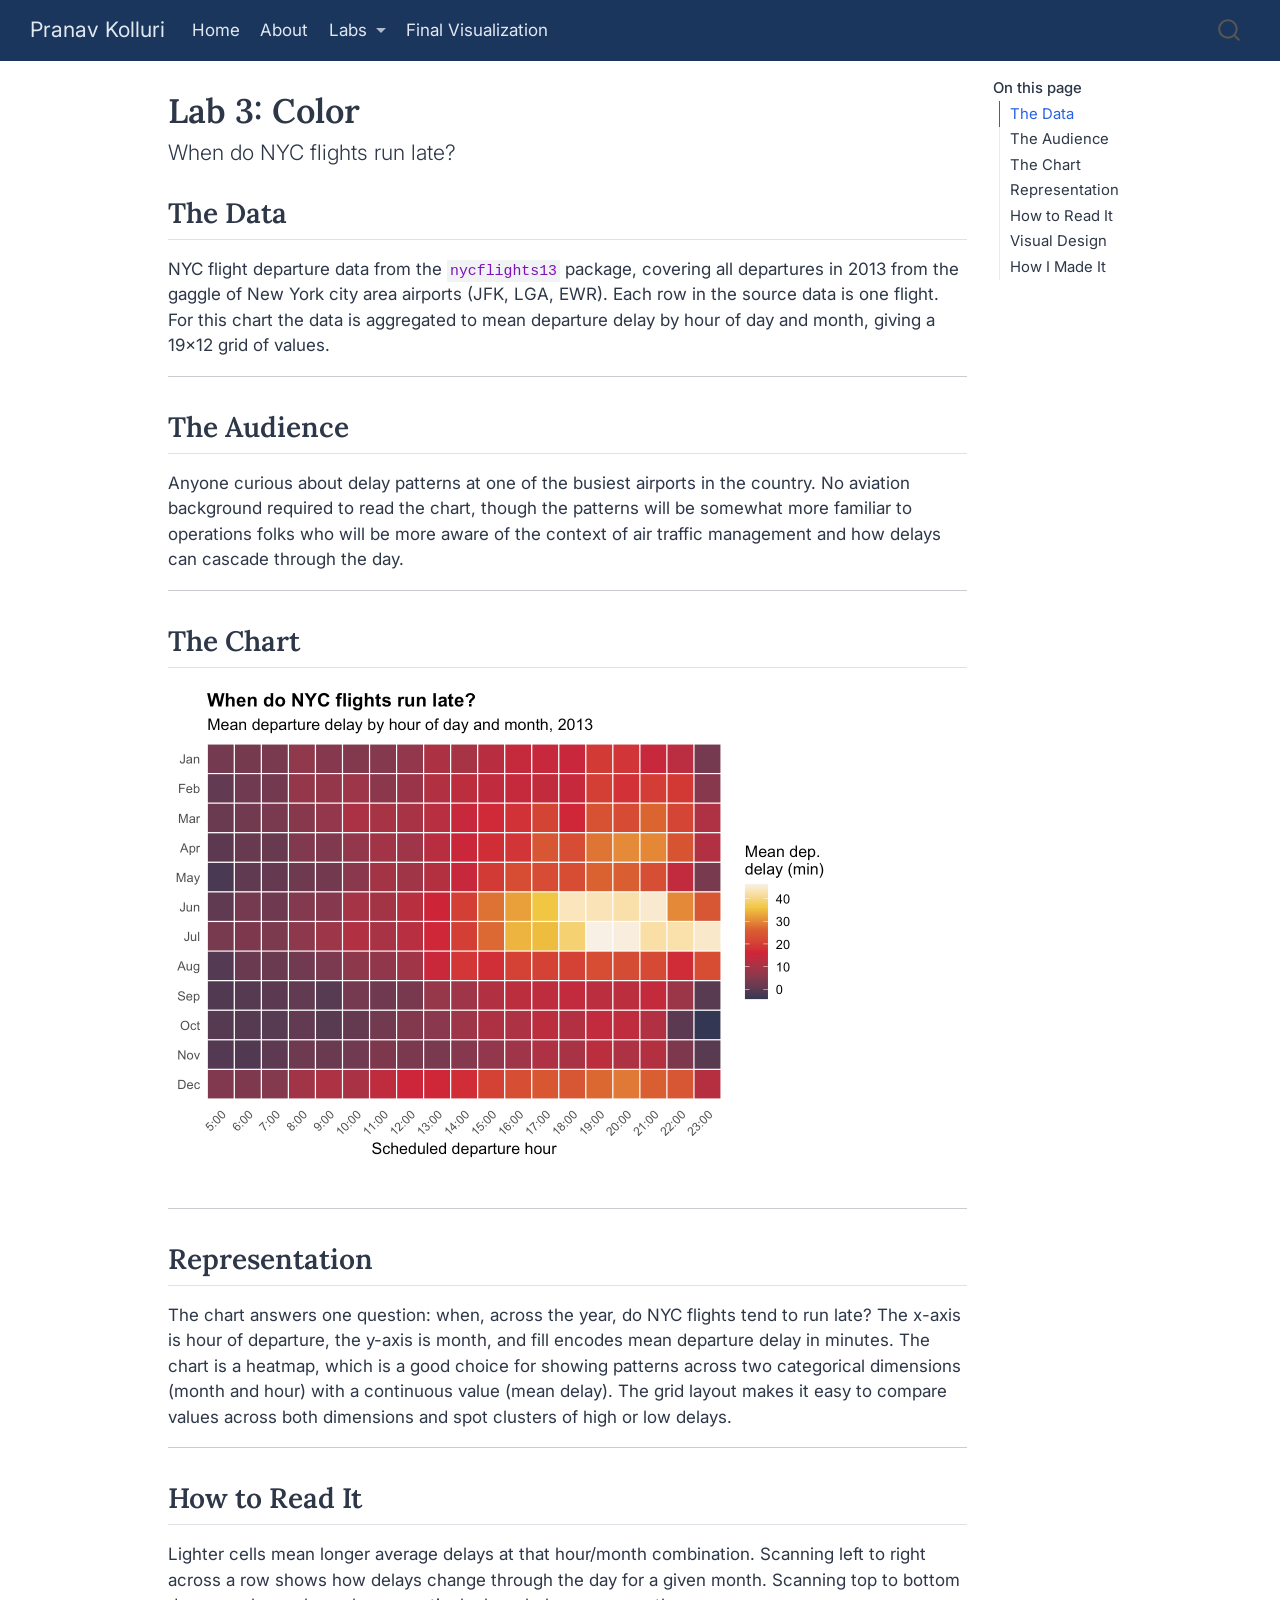
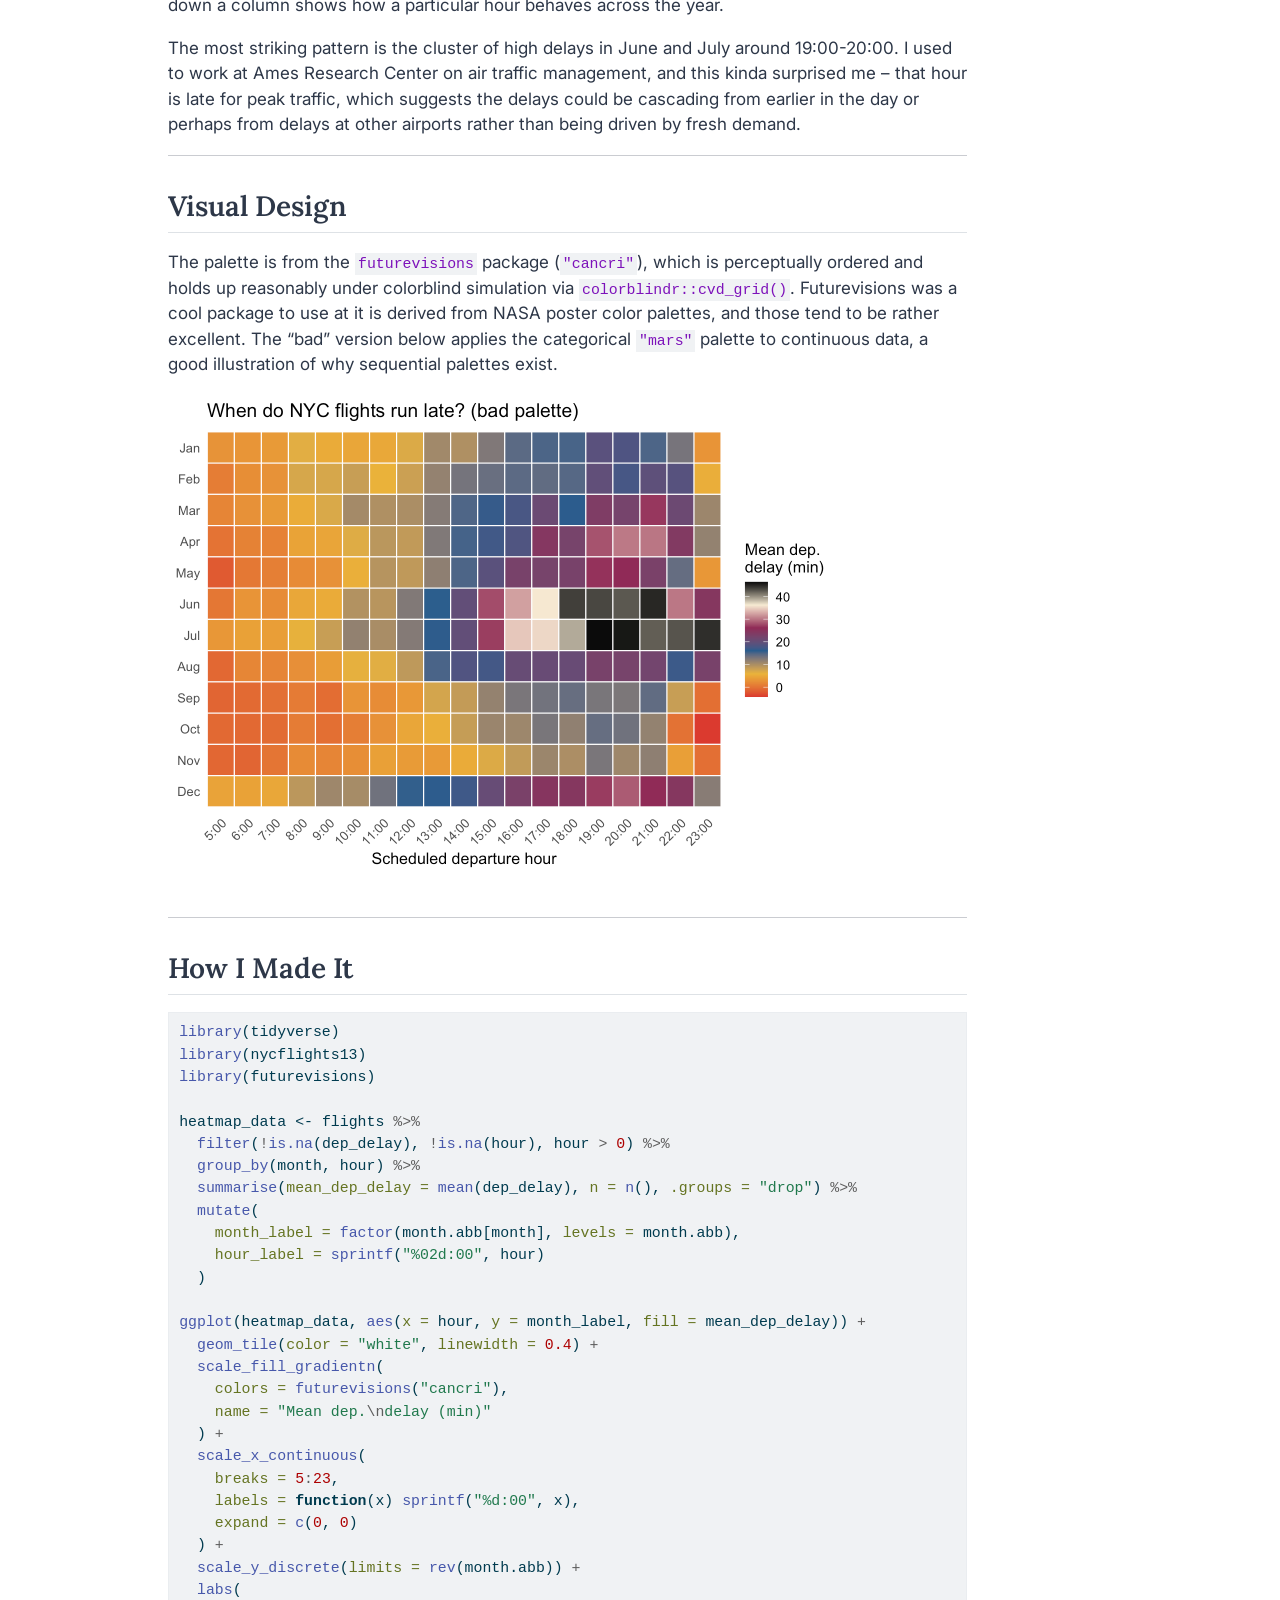
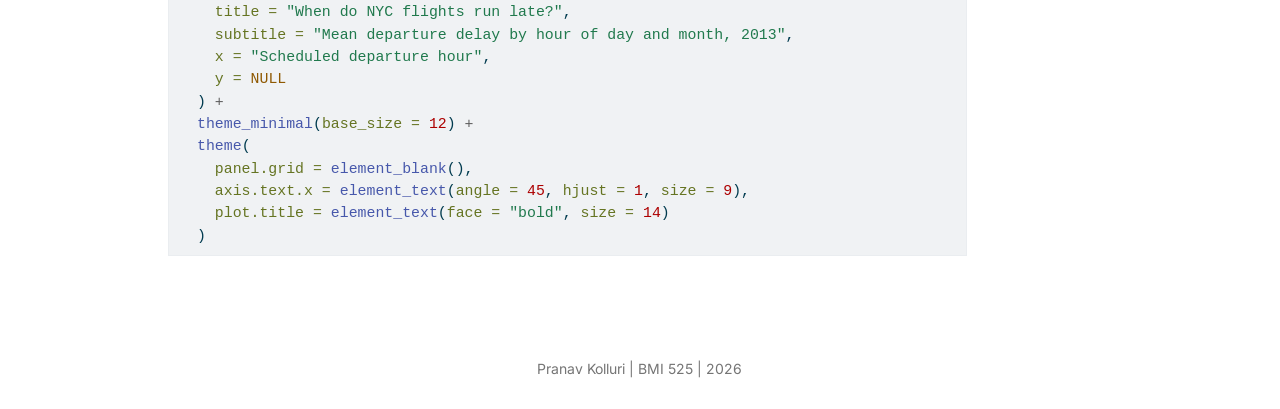
<file: docs/lab-color.html>
<!DOCTYPE html>
<html xmlns="http://www.w3.org/1999/xhtml" lang="en" xml:lang="en"><head>

<meta charset="utf-8">
<meta name="generator" content="quarto-1.9.37">

<meta name="viewport" content="width=device-width, initial-scale=1.0, user-scalable=yes">


<title>Lab 3: Color – Pranav Kolluri</title>
<style>
/* Default styles provided by pandoc.
** See https://pandoc.org/MANUAL.html#variables-for-html for config info.
*/
code{white-space: pre-wrap;}
span.smallcaps{font-variant: small-caps;}
div.columns{display: flex; gap: min(4vw, 1.5em);}
div.column{flex: auto; overflow-x: auto;}
div.hanging-indent{margin-left: 1.5em; text-indent: -1.5em;}
ul.task-list{list-style: none;}
ul.task-list li input[type="checkbox"] {
  width: 0.8em;
  margin: 0 0.8em 0.2em -1em; /* quarto-specific, see https://github.com/quarto-dev/quarto-cli/issues/4556 */ 
  vertical-align: middle;
}
/* CSS for syntax highlighting */
html { -webkit-text-size-adjust: 100%; }
pre > code.sourceCode { white-space: pre; position: relative; }
pre > code.sourceCode > span { display: inline-block; line-height: 1.25; }
pre > code.sourceCode > span:empty { height: 1.2em; }
.sourceCode { overflow: visible; }
code.sourceCode > span { color: inherit; text-decoration: inherit; }
div.sourceCode { margin: 1em 0; }
pre.sourceCode { margin: 0; }
@media screen {
div.sourceCode { overflow: auto; }
}
@media print {
pre > code.sourceCode { white-space: pre-wrap; }
pre > code.sourceCode > span { text-indent: -5em; padding-left: 5em; }
}
pre.numberSource code
  { counter-reset: source-line 0; }
pre.numberSource code > span
  { position: relative; left: -4em; counter-increment: source-line; }
pre.numberSource code > span > a:first-child::before
  { content: counter(source-line);
    position: relative; left: -1em; text-align: right; vertical-align: baseline;
    border: none; display: inline-block;
    -webkit-touch-callout: none; -webkit-user-select: none;
    -khtml-user-select: none; -moz-user-select: none;
    -ms-user-select: none; user-select: none;
    padding: 0 4px; width: 4em;
  }
pre.numberSource { margin-left: 3em;  padding-left: 4px; }
div.sourceCode
  {   }
@media screen {
pre > code.sourceCode > span > a:first-child::before { text-decoration: underline; }
}
</style>


<script src="site_libs/quarto-nav/quarto-nav.js"></script>
<script src="site_libs/quarto-nav/headroom.min.js"></script>
<script src="site_libs/clipboard/clipboard.min.js"></script>
<script src="site_libs/quarto-search/autocomplete.umd.js"></script>
<script src="site_libs/quarto-search/fuse.min.js"></script>
<script src="site_libs/quarto-search/quarto-search.js"></script>
<meta name="quarto:offset" content="./">
<script src="site_libs/quarto-html/quarto.js" type="module"></script>
<script src="site_libs/quarto-html/tabsets/tabsets.js" type="module"></script>
<script src="site_libs/quarto-html/popper.min.js"></script>
<script src="site_libs/quarto-html/tippy.umd.min.js"></script>
<script src="site_libs/quarto-html/anchor.min.js"></script>
<link href="site_libs/quarto-html/tippy.css" rel="stylesheet">
<link href="site_libs/quarto-html/quarto-syntax-highlighting-7f8f88aac4f3542376d5c11b86a4c14d.css" rel="stylesheet" id="quarto-text-highlighting-styles">
<script src="site_libs/bootstrap/bootstrap.min.js"></script>
<link href="site_libs/bootstrap/bootstrap-icons.css" rel="stylesheet">
<link href="site_libs/bootstrap/bootstrap-158031087360bce0ff56dc785ce39e06.min.css" rel="stylesheet" append-hash="true" id="quarto-bootstrap" data-mode="light">
<script id="quarto-search-options" type="application/json">{
  "location": "navbar",
  "copy-button": false,
  "collapse-after": 3,
  "panel-placement": "end",
  "type": "overlay",
  "limit": 50,
  "keyboard-shortcut": [
    "f",
    "/",
    "s"
  ],
  "show-item-context": false,
  "language": {
    "search-no-results-text": "No results",
    "search-matching-documents-text": "matching documents",
    "search-copy-link-title": "Copy link to search",
    "search-hide-matches-text": "Hide additional matches",
    "search-more-match-text": "more match in this document",
    "search-more-matches-text": "more matches in this document",
    "search-clear-button-title": "Clear",
    "search-text-placeholder": "",
    "search-detached-cancel-button-title": "Cancel",
    "search-submit-button-title": "Submit",
    "search-label": "Search"
  }
}</script>


<link rel="stylesheet" href="styles.css">
</head>

<body class="nav-fixed quarto-light">

<div id="quarto-search-results"></div>
  <header id="quarto-header" class="headroom fixed-top">
    <nav class="navbar navbar-expand-lg " data-bs-theme="dark">
      <div class="navbar-container container-fluid">
      <div class="navbar-brand-container mx-auto">
    <a class="navbar-brand" href="./index.html">
    <span class="navbar-title">Pranav Kolluri</span>
    </a>
  </div>
            <div id="quarto-search" class="" title="Search"></div>
          <button class="navbar-toggler" type="button" data-bs-toggle="collapse" data-bs-target="#navbarCollapse" aria-controls="navbarCollapse" role="menu" aria-expanded="false" aria-label="Toggle navigation" onclick="if (window.quartoToggleHeadroom) { window.quartoToggleHeadroom(); }">
  <span class="navbar-toggler-icon"></span>
</button>
          <div class="collapse navbar-collapse" id="navbarCollapse">
            <ul class="navbar-nav navbar-nav-scroll me-auto">
  <li class="nav-item">
    <a class="nav-link" href="./index.html"> 
<span class="menu-text">Home</span></a>
  </li>  
  <li class="nav-item">
    <a class="nav-link" href="./about.html"> 
<span class="menu-text">About</span></a>
  </li>  
  <li class="nav-item dropdown ">
    <a class="nav-link dropdown-toggle" href="#" id="nav-menu-labs" role="link" data-bs-toggle="dropdown" aria-expanded="false">
 <span class="menu-text">Labs</span>
    </a>
    <ul class="dropdown-menu" aria-labelledby="nav-menu-labs">    
        <li>
    <a class="dropdown-item" href="./lab-moma.html">
 <span class="dropdown-text">Lab 2: MoMA</span></a>
  </li>  
        <li>
    <a class="dropdown-item" href="./lab-color.html">
 <span class="dropdown-text">Lab 3: Color</span></a>
  </li>  
        <li>
    <a class="dropdown-item" href="./lab-maps.html">
 <span class="dropdown-text">Lab 7: Maps</span></a>
  </li>  
        <li>
    <a class="dropdown-item" href="./lab-shiny.html">
 <span class="dropdown-text">Lab 8: Shiny</span></a>
  </li>  
    </ul>
  </li>
  <li class="nav-item">
    <a class="nav-link" href="./final.html"> 
<span class="menu-text">Final Visualization</span></a>
  </li>  
</ul>
          </div> <!-- /navcollapse -->
            <div class="quarto-navbar-tools">
</div>
      </div> <!-- /container-fluid -->
    </nav>
</header>
<!-- content -->
<div id="quarto-content" class="quarto-container page-columns page-rows-contents page-layout-article page-navbar">
<!-- sidebar -->
<!-- margin-sidebar -->
    <div id="quarto-margin-sidebar" class="sidebar margin-sidebar">
        <nav id="TOC" role="doc-toc" class="toc-active">
    <h2 id="toc-title">On this page</h2>
   
  <ul>
  <li><a href="#the-data" id="toc-the-data" class="nav-link active" data-scroll-target="#the-data">The Data</a></li>
  <li><a href="#the-audience" id="toc-the-audience" class="nav-link" data-scroll-target="#the-audience">The Audience</a></li>
  <li><a href="#the-chart" id="toc-the-chart" class="nav-link" data-scroll-target="#the-chart">The Chart</a></li>
  <li><a href="#representation" id="toc-representation" class="nav-link" data-scroll-target="#representation">Representation</a></li>
  <li><a href="#how-to-read-it" id="toc-how-to-read-it" class="nav-link" data-scroll-target="#how-to-read-it">How to Read It</a></li>
  <li><a href="#visual-design" id="toc-visual-design" class="nav-link" data-scroll-target="#visual-design">Visual Design</a></li>
  <li><a href="#how-i-made-it" id="toc-how-i-made-it" class="nav-link" data-scroll-target="#how-i-made-it">How I Made It</a></li>
  </ul>
</nav>
    </div>
<!-- main -->
<main class="content" id="quarto-document-content">

<header id="title-block-header" class="quarto-title-block default">
<div class="quarto-title">
<h1 class="title">Lab 3: Color</h1>
<p class="subtitle lead">When do NYC flights run late?</p>
</div>



<div class="quarto-title-meta">

    
  
    
  </div>
  


</header>


<section id="the-data" class="level2">
<h2 class="anchored" data-anchor-id="the-data">The Data</h2>
<p>NYC flight departure data from the <code>nycflights13</code> package, covering all departures in 2013 from the gaggle of New York city area airports (JFK, LGA, EWR). Each row in the source data is one flight. For this chart the data is aggregated to mean departure delay by hour of day and month, giving a 19x12 grid of values.</p>
<hr>
</section>
<section id="the-audience" class="level2">
<h2 class="anchored" data-anchor-id="the-audience">The Audience</h2>
<p>Anyone curious about delay patterns at one of the busiest airports in the country. No aviation background required to read the chart, though the patterns will be somewhat more familiar to operations folks who will be more aware of the context of air traffic management and how delays can cascade through the day.</p>
<hr>
</section>
<section id="the-chart" class="level2">
<h2 class="anchored" data-anchor-id="the-chart">The Chart</h2>
<div class="cell">
<div class="cell-output-display">
<div>
<figure class="figure">
<p><img src="lab-color_files/figure-html/unnamed-chunk-1-1.png" class="img-fluid figure-img" width="672"></p>
</figure>
</div>
</div>
</div>
<hr>
</section>
<section id="representation" class="level2">
<h2 class="anchored" data-anchor-id="representation">Representation</h2>
<p>The chart answers one question: when, across the year, do NYC flights tend to run late? The x-axis is hour of departure, the y-axis is month, and fill encodes mean departure delay in minutes. The chart is a heatmap, which is a good choice for showing patterns across two categorical dimensions (month and hour) with a continuous value (mean delay). The grid layout makes it easy to compare values across both dimensions and spot clusters of high or low delays.</p>
<hr>
</section>
<section id="how-to-read-it" class="level2">
<h2 class="anchored" data-anchor-id="how-to-read-it">How to Read It</h2>
<p>Lighter cells mean longer average delays at that hour/month combination. Scanning left to right across a row shows how delays change through the day for a given month. Scanning top to bottom down a column shows how a particular hour behaves across the year.</p>
<p>The most striking pattern is the cluster of high delays in June and July around 19:00-20:00. I used to work at Ames Research Center on air traffic management, and this kinda surprised me – that hour is late for peak traffic, which suggests the delays could be cascading from earlier in the day or perhaps from delays at other airports rather than being driven by fresh demand.</p>
<hr>
</section>
<section id="visual-design" class="level2">
<h2 class="anchored" data-anchor-id="visual-design">Visual Design</h2>
<p>The palette is from the <code>futurevisions</code> package (<code>"cancri"</code>), which is perceptually ordered and holds up reasonably under colorblind simulation via <code>colorblindr::cvd_grid()</code>. Futurevisions was a cool package to use at it is derived from NASA poster color palettes, and those tend to be rather excellent. The “bad” version below applies the categorical <code>"mars"</code> palette to continuous data, a good illustration of why sequential palettes exist.</p>
<div class="cell">
<div class="cell-output-display">
<div>
<figure class="figure">
<p><img src="lab-color_files/figure-html/unnamed-chunk-2-1.png" class="img-fluid figure-img" width="672"></p>
</figure>
</div>
</div>
</div>
<hr>
</section>
<section id="how-i-made-it" class="level2">
<h2 class="anchored" data-anchor-id="how-i-made-it">How I Made It</h2>
<div class="cell">
<div class="code-copy-outer-scaffold"><div class="sourceCode cell-code" id="cb1"><pre class="sourceCode r code-with-copy"><code class="sourceCode r"><span id="cb1-1"><a href="#cb1-1" aria-hidden="true" tabindex="-1"></a><span class="fu">library</span>(tidyverse)</span>
<span id="cb1-2"><a href="#cb1-2" aria-hidden="true" tabindex="-1"></a><span class="fu">library</span>(nycflights13)</span>
<span id="cb1-3"><a href="#cb1-3" aria-hidden="true" tabindex="-1"></a><span class="fu">library</span>(futurevisions)</span>
<span id="cb1-4"><a href="#cb1-4" aria-hidden="true" tabindex="-1"></a></span>
<span id="cb1-5"><a href="#cb1-5" aria-hidden="true" tabindex="-1"></a>heatmap_data <span class="ot">&lt;-</span> flights <span class="sc">%&gt;%</span></span>
<span id="cb1-6"><a href="#cb1-6" aria-hidden="true" tabindex="-1"></a>  <span class="fu">filter</span>(<span class="sc">!</span><span class="fu">is.na</span>(dep_delay), <span class="sc">!</span><span class="fu">is.na</span>(hour), hour <span class="sc">&gt;</span> <span class="dv">0</span>) <span class="sc">%&gt;%</span></span>
<span id="cb1-7"><a href="#cb1-7" aria-hidden="true" tabindex="-1"></a>  <span class="fu">group_by</span>(month, hour) <span class="sc">%&gt;%</span></span>
<span id="cb1-8"><a href="#cb1-8" aria-hidden="true" tabindex="-1"></a>  <span class="fu">summarise</span>(<span class="at">mean_dep_delay =</span> <span class="fu">mean</span>(dep_delay), <span class="at">n =</span> <span class="fu">n</span>(), <span class="at">.groups =</span> <span class="st">"drop"</span>) <span class="sc">%&gt;%</span></span>
<span id="cb1-9"><a href="#cb1-9" aria-hidden="true" tabindex="-1"></a>  <span class="fu">mutate</span>(</span>
<span id="cb1-10"><a href="#cb1-10" aria-hidden="true" tabindex="-1"></a>    <span class="at">month_label =</span> <span class="fu">factor</span>(month.abb[month], <span class="at">levels =</span> month.abb),</span>
<span id="cb1-11"><a href="#cb1-11" aria-hidden="true" tabindex="-1"></a>    <span class="at">hour_label =</span> <span class="fu">sprintf</span>(<span class="st">"%02d:00"</span>, hour)</span>
<span id="cb1-12"><a href="#cb1-12" aria-hidden="true" tabindex="-1"></a>  )</span>
<span id="cb1-13"><a href="#cb1-13" aria-hidden="true" tabindex="-1"></a></span>
<span id="cb1-14"><a href="#cb1-14" aria-hidden="true" tabindex="-1"></a><span class="fu">ggplot</span>(heatmap_data, <span class="fu">aes</span>(<span class="at">x =</span> hour, <span class="at">y =</span> month_label, <span class="at">fill =</span> mean_dep_delay)) <span class="sc">+</span></span>
<span id="cb1-15"><a href="#cb1-15" aria-hidden="true" tabindex="-1"></a>  <span class="fu">geom_tile</span>(<span class="at">color =</span> <span class="st">"white"</span>, <span class="at">linewidth =</span> <span class="fl">0.4</span>) <span class="sc">+</span></span>
<span id="cb1-16"><a href="#cb1-16" aria-hidden="true" tabindex="-1"></a>  <span class="fu">scale_fill_gradientn</span>(</span>
<span id="cb1-17"><a href="#cb1-17" aria-hidden="true" tabindex="-1"></a>    <span class="at">colors =</span> <span class="fu">futurevisions</span>(<span class="st">"cancri"</span>),</span>
<span id="cb1-18"><a href="#cb1-18" aria-hidden="true" tabindex="-1"></a>    <span class="at">name =</span> <span class="st">"Mean dep.</span><span class="sc">\n</span><span class="st">delay (min)"</span></span>
<span id="cb1-19"><a href="#cb1-19" aria-hidden="true" tabindex="-1"></a>  ) <span class="sc">+</span></span>
<span id="cb1-20"><a href="#cb1-20" aria-hidden="true" tabindex="-1"></a>  <span class="fu">scale_x_continuous</span>(</span>
<span id="cb1-21"><a href="#cb1-21" aria-hidden="true" tabindex="-1"></a>    <span class="at">breaks =</span> <span class="dv">5</span><span class="sc">:</span><span class="dv">23</span>,</span>
<span id="cb1-22"><a href="#cb1-22" aria-hidden="true" tabindex="-1"></a>    <span class="at">labels =</span> <span class="cf">function</span>(x) <span class="fu">sprintf</span>(<span class="st">"%d:00"</span>, x),</span>
<span id="cb1-23"><a href="#cb1-23" aria-hidden="true" tabindex="-1"></a>    <span class="at">expand =</span> <span class="fu">c</span>(<span class="dv">0</span>, <span class="dv">0</span>)</span>
<span id="cb1-24"><a href="#cb1-24" aria-hidden="true" tabindex="-1"></a>  ) <span class="sc">+</span></span>
<span id="cb1-25"><a href="#cb1-25" aria-hidden="true" tabindex="-1"></a>  <span class="fu">scale_y_discrete</span>(<span class="at">limits =</span> <span class="fu">rev</span>(month.abb)) <span class="sc">+</span></span>
<span id="cb1-26"><a href="#cb1-26" aria-hidden="true" tabindex="-1"></a>  <span class="fu">labs</span>(</span>
<span id="cb1-27"><a href="#cb1-27" aria-hidden="true" tabindex="-1"></a>    <span class="at">title =</span> <span class="st">"When do NYC flights run late?"</span>,</span>
<span id="cb1-28"><a href="#cb1-28" aria-hidden="true" tabindex="-1"></a>    <span class="at">subtitle =</span> <span class="st">"Mean departure delay by hour of day and month, 2013"</span>,</span>
<span id="cb1-29"><a href="#cb1-29" aria-hidden="true" tabindex="-1"></a>    <span class="at">x =</span> <span class="st">"Scheduled departure hour"</span>,</span>
<span id="cb1-30"><a href="#cb1-30" aria-hidden="true" tabindex="-1"></a>    <span class="at">y =</span> <span class="cn">NULL</span></span>
<span id="cb1-31"><a href="#cb1-31" aria-hidden="true" tabindex="-1"></a>  ) <span class="sc">+</span></span>
<span id="cb1-32"><a href="#cb1-32" aria-hidden="true" tabindex="-1"></a>  <span class="fu">theme_minimal</span>(<span class="at">base_size =</span> <span class="dv">12</span>) <span class="sc">+</span></span>
<span id="cb1-33"><a href="#cb1-33" aria-hidden="true" tabindex="-1"></a>  <span class="fu">theme</span>(</span>
<span id="cb1-34"><a href="#cb1-34" aria-hidden="true" tabindex="-1"></a>    <span class="at">panel.grid =</span> <span class="fu">element_blank</span>(),</span>
<span id="cb1-35"><a href="#cb1-35" aria-hidden="true" tabindex="-1"></a>    <span class="at">axis.text.x =</span> <span class="fu">element_text</span>(<span class="at">angle =</span> <span class="dv">45</span>, <span class="at">hjust =</span> <span class="dv">1</span>, <span class="at">size =</span> <span class="dv">9</span>),</span>
<span id="cb1-36"><a href="#cb1-36" aria-hidden="true" tabindex="-1"></a>    <span class="at">plot.title =</span> <span class="fu">element_text</span>(<span class="at">face =</span> <span class="st">"bold"</span>, <span class="at">size =</span> <span class="dv">14</span>)</span>
<span id="cb1-37"><a href="#cb1-37" aria-hidden="true" tabindex="-1"></a>  )</span></code></pre></div><button title="Copy to Clipboard" class="code-copy-button"><i class="bi"></i></button></div>
</div>


</section>

</main> <!-- /main -->
<script id="quarto-html-after-body" type="application/javascript">
  window.document.addEventListener("DOMContentLoaded", function (event) {
    const icon = "";
    const anchorJS = new window.AnchorJS();
    anchorJS.options = {
      placement: 'right',
      icon: icon
    };
    anchorJS.add('.anchored');
    const isCodeAnnotation = (el) => {
      for (const clz of el.classList) {
        if (clz.startsWith('code-annotation-')) {                     
          return true;
        }
      }
      return false;
    }
    const onCopySuccess = function(e) {
      // button target
      const button = e.trigger;
      // don't keep focus
      button.blur();
      // flash "checked"
      button.classList.add('code-copy-button-checked');
      var currentTitle = button.getAttribute("title");
      button.setAttribute("title", "Copied!");
      let tooltip;
      if (window.bootstrap) {
        button.setAttribute("data-bs-toggle", "tooltip");
        button.setAttribute("data-bs-placement", "left");
        button.setAttribute("data-bs-title", "Copied!");
        tooltip = new bootstrap.Tooltip(button, 
          { trigger: "manual", 
            customClass: "code-copy-button-tooltip",
            offset: [0, -8]});
        tooltip.show();    
      }
      setTimeout(function() {
        if (tooltip) {
          tooltip.hide();
          button.removeAttribute("data-bs-title");
          button.removeAttribute("data-bs-toggle");
          button.removeAttribute("data-bs-placement");
        }
        button.setAttribute("title", currentTitle);
        button.classList.remove('code-copy-button-checked');
      }, 1000);
      // clear code selection
      e.clearSelection();
    }
    const getTextToCopy = function(trigger) {
      const outerScaffold = trigger.parentElement.cloneNode(true);
      const codeEl = outerScaffold.querySelector('code');
      for (const childEl of codeEl.children) {
        if (isCodeAnnotation(childEl)) {
          childEl.remove();
        }
      }
      return codeEl.innerText;
    }
    const clipboard = new window.ClipboardJS('.code-copy-button:not([data-in-quarto-modal])', {
      text: getTextToCopy
    });
    clipboard.on('success', onCopySuccess);
    if (window.document.getElementById('quarto-embedded-source-code-modal')) {
      const clipboardModal = new window.ClipboardJS('.code-copy-button[data-in-quarto-modal]', {
        text: getTextToCopy,
        container: window.document.getElementById('quarto-embedded-source-code-modal')
      });
      clipboardModal.on('success', onCopySuccess);
    }
      var localhostRegex = new RegExp(/^(?:http|https):\/\/localhost\:?[0-9]*\//);
      var mailtoRegex = new RegExp(/^mailto:/);
        var filterRegex = new RegExp('/' + window.location.host + '/');
      var isInternal = (href) => {
          return filterRegex.test(href) || localhostRegex.test(href) || mailtoRegex.test(href);
      }
      // Inspect non-navigation links and adorn them if external
     var links = window.document.querySelectorAll('a[href]:not(.nav-link):not(.navbar-brand):not(.toc-action):not(.sidebar-link):not(.sidebar-item-toggle):not(.pagination-link):not(.no-external):not([aria-hidden]):not(.dropdown-item):not(.quarto-navigation-tool):not(.about-link)');
      for (var i=0; i<links.length; i++) {
        const link = links[i];
        if (!isInternal(link.href)) {
          // undo the damage that might have been done by quarto-nav.js in the case of
          // links that we want to consider external
          if (link.dataset.originalHref !== undefined) {
            link.href = link.dataset.originalHref;
          }
        }
      }
    function tippyHover(el, contentFn, onTriggerFn, onUntriggerFn) {
      const config = {
        allowHTML: true,
        maxWidth: 500,
        delay: 100,
        arrow: false,
        appendTo: function(el) {
            return el.parentElement;
        },
        interactive: true,
        interactiveBorder: 10,
        theme: 'quarto',
        placement: 'bottom-start',
      };
      if (contentFn) {
        config.content = contentFn;
      }
      if (onTriggerFn) {
        config.onTrigger = onTriggerFn;
      }
      if (onUntriggerFn) {
        config.onUntrigger = onUntriggerFn;
      }
      window.tippy(el, config); 
    }
    const noterefs = window.document.querySelectorAll('a[role="doc-noteref"]');
    for (var i=0; i<noterefs.length; i++) {
      const ref = noterefs[i];
      tippyHover(ref, function() {
        // use id or data attribute instead here
        let href = ref.getAttribute('data-footnote-href') || ref.getAttribute('href');
        try { href = new URL(href).hash; } catch {}
        const id = href.replace(/^#\/?/, "");
        const note = window.document.getElementById(id);
        if (note) {
          return note.innerHTML;
        } else {
          return "";
        }
      });
    }
    const xrefs = window.document.querySelectorAll('a.quarto-xref');
    const processXRef = (id, note) => {
      // Strip column container classes
      const stripColumnClz = (el) => {
        el.classList.remove("page-full", "page-columns");
        if (el.children) {
          for (const child of el.children) {
            stripColumnClz(child);
          }
        }
      }
      stripColumnClz(note)
      if (id === null || id.startsWith('sec-')) {
        // Special case sections, only their first couple elements
        const container = document.createElement("div");
        if (note.children && note.children.length > 2) {
          container.appendChild(note.children[0].cloneNode(true));
          for (let i = 1; i < note.children.length; i++) {
            const child = note.children[i];
            if (child.tagName === "P" && child.innerText === "") {
              continue;
            } else {
              container.appendChild(child.cloneNode(true));
              break;
            }
          }
          if (window.Quarto?.typesetMath) {
            window.Quarto.typesetMath(container);
          }
          return container.innerHTML
        } else {
          if (window.Quarto?.typesetMath) {
            window.Quarto.typesetMath(note);
          }
          return note.innerHTML;
        }
      } else {
        // Remove any anchor links if they are present
        const anchorLink = note.querySelector('a.anchorjs-link');
        if (anchorLink) {
          anchorLink.remove();
        }
        if (window.Quarto?.typesetMath) {
          window.Quarto.typesetMath(note);
        }
        if (note.classList.contains("callout")) {
          return note.outerHTML;
        } else {
          return note.innerHTML;
        }
      }
    }
    for (var i=0; i<xrefs.length; i++) {
      const xref = xrefs[i];
      tippyHover(xref, undefined, function(instance) {
        instance.disable();
        let url = xref.getAttribute('href');
        let hash = undefined; 
        if (url.startsWith('#')) {
          hash = url;
        } else {
          try { hash = new URL(url).hash; } catch {}
        }
        if (hash) {
          const id = hash.replace(/^#\/?/, "");
          const note = window.document.getElementById(id);
          if (note !== null) {
            try {
              const html = processXRef(id, note.cloneNode(true));
              instance.setContent(html);
            } finally {
              instance.enable();
              instance.show();
            }
          } else {
            // See if we can fetch this
            fetch(url.split('#')[0])
            .then(res => res.text())
            .then(html => {
              const parser = new DOMParser();
              const htmlDoc = parser.parseFromString(html, "text/html");
              const note = htmlDoc.getElementById(id);
              if (note !== null) {
                const html = processXRef(id, note);
                instance.setContent(html);
              } 
            }).finally(() => {
              instance.enable();
              instance.show();
            });
          }
        } else {
          // See if we can fetch a full url (with no hash to target)
          // This is a special case and we should probably do some content thinning / targeting
          fetch(url)
          .then(res => res.text())
          .then(html => {
            const parser = new DOMParser();
            const htmlDoc = parser.parseFromString(html, "text/html");
            const note = htmlDoc.querySelector('main.content');
            if (note !== null) {
              // This should only happen for chapter cross references
              // (since there is no id in the URL)
              // remove the first header
              if (note.children.length > 0 && note.children[0].tagName === "HEADER") {
                note.children[0].remove();
              }
              const html = processXRef(null, note);
              instance.setContent(html);
            } 
          }).finally(() => {
            instance.enable();
            instance.show();
          });
        }
      }, function(instance) {
      });
    }
        let selectedAnnoteEl;
        const selectorForAnnotation = ( cell, annotation) => {
          let cellAttr = 'data-code-cell="' + cell + '"';
          let lineAttr = 'data-code-annotation="' +  annotation + '"';
          const selector = 'span[' + cellAttr + '][' + lineAttr + ']';
          return selector;
        }
        const selectCodeLines = (annoteEl) => {
          const doc = window.document;
          const targetCell = annoteEl.getAttribute("data-target-cell");
          const targetAnnotation = annoteEl.getAttribute("data-target-annotation");
          const annoteSpan = window.document.querySelector(selectorForAnnotation(targetCell, targetAnnotation));
          const lines = annoteSpan.getAttribute("data-code-lines").split(",");
          const lineIds = lines.map((line) => {
            return targetCell + "-" + line;
          })
          let top = null;
          let height = null;
          let parent = null;
          if (lineIds.length > 0) {
              //compute the position of the single el (top and bottom and make a div)
              const el = window.document.getElementById(lineIds[0]);
              top = el.offsetTop;
              height = el.offsetHeight;
              parent = el.parentElement.parentElement;
            if (lineIds.length > 1) {
              const lastEl = window.document.getElementById(lineIds[lineIds.length - 1]);
              const bottom = lastEl.offsetTop + lastEl.offsetHeight;
              height = bottom - top;
            }
            if (top !== null && height !== null && parent !== null) {
              // cook up a div (if necessary) and position it 
              let div = window.document.getElementById("code-annotation-line-highlight");
              if (div === null) {
                div = window.document.createElement("div");
                div.setAttribute("id", "code-annotation-line-highlight");
                div.style.position = 'absolute';
                parent.appendChild(div);
              }
              div.style.top = top - 2 + "px";
              div.style.height = height + 4 + "px";
              div.style.left = 0;
              let gutterDiv = window.document.getElementById("code-annotation-line-highlight-gutter");
              if (gutterDiv === null) {
                gutterDiv = window.document.createElement("div");
                gutterDiv.setAttribute("id", "code-annotation-line-highlight-gutter");
                gutterDiv.style.position = 'absolute';
                const codeCell = window.document.getElementById(targetCell);
                const gutter = codeCell.querySelector('.code-annotation-gutter');
                gutter.appendChild(gutterDiv);
              }
              gutterDiv.style.top = top - 2 + "px";
              gutterDiv.style.height = height + 4 + "px";
            }
            selectedAnnoteEl = annoteEl;
          }
        };
        const unselectCodeLines = () => {
          const elementsIds = ["code-annotation-line-highlight", "code-annotation-line-highlight-gutter"];
          elementsIds.forEach((elId) => {
            const div = window.document.getElementById(elId);
            if (div) {
              div.remove();
            }
          });
          selectedAnnoteEl = undefined;
        };
          // Handle positioning of the toggle
      window.addEventListener(
        "resize",
        throttle(() => {
          elRect = undefined;
          if (selectedAnnoteEl) {
            selectCodeLines(selectedAnnoteEl);
          }
        }, 10)
      );
      function throttle(fn, ms) {
      let throttle = false;
      let timer;
        return (...args) => {
          if(!throttle) { // first call gets through
              fn.apply(this, args);
              throttle = true;
          } else { // all the others get throttled
              if(timer) clearTimeout(timer); // cancel #2
              timer = setTimeout(() => {
                fn.apply(this, args);
                timer = throttle = false;
              }, ms);
          }
        };
      }
        // Attach click handler to the DT
        const annoteDls = window.document.querySelectorAll('dt[data-target-cell]');
        for (const annoteDlNode of annoteDls) {
          annoteDlNode.addEventListener('click', (event) => {
            const clickedEl = event.target;
            if (clickedEl !== selectedAnnoteEl) {
              unselectCodeLines();
              const activeEl = window.document.querySelector('dt[data-target-cell].code-annotation-active');
              if (activeEl) {
                activeEl.classList.remove('code-annotation-active');
              }
              selectCodeLines(clickedEl);
              clickedEl.classList.add('code-annotation-active');
            } else {
              // Unselect the line
              unselectCodeLines();
              clickedEl.classList.remove('code-annotation-active');
            }
          });
        }
    const findCites = (el) => {
      const parentEl = el.parentElement;
      if (parentEl) {
        const cites = parentEl.dataset.cites;
        if (cites) {
          return {
            el,
            cites: cites.split(' ')
          };
        } else {
          return findCites(el.parentElement)
        }
      } else {
        return undefined;
      }
    };
    var bibliorefs = window.document.querySelectorAll('a[role="doc-biblioref"]');
    for (var i=0; i<bibliorefs.length; i++) {
      const ref = bibliorefs[i];
      const citeInfo = findCites(ref);
      if (citeInfo) {
        tippyHover(citeInfo.el, function() {
          var popup = window.document.createElement('div');
          citeInfo.cites.forEach(function(cite) {
            var citeDiv = window.document.createElement('div');
            citeDiv.classList.add('hanging-indent');
            citeDiv.classList.add('csl-entry');
            var biblioDiv = window.document.getElementById('ref-' + cite);
            if (biblioDiv) {
              citeDiv.innerHTML = biblioDiv.innerHTML;
            }
            popup.appendChild(citeDiv);
          });
          return popup.innerHTML;
        });
      }
    }
  });
  </script>
</div> <!-- /content -->
<footer class="footer">
  <div class="nav-footer">
    <div class="nav-footer-left">
      &nbsp;
    </div>   
    <div class="nav-footer-center">
<p>Pranav Kolluri | BMI 525 | 2026</p>
</div>
    <div class="nav-footer-right">
      &nbsp;
    </div>
  </div>
</footer>




</body></html>
</file>
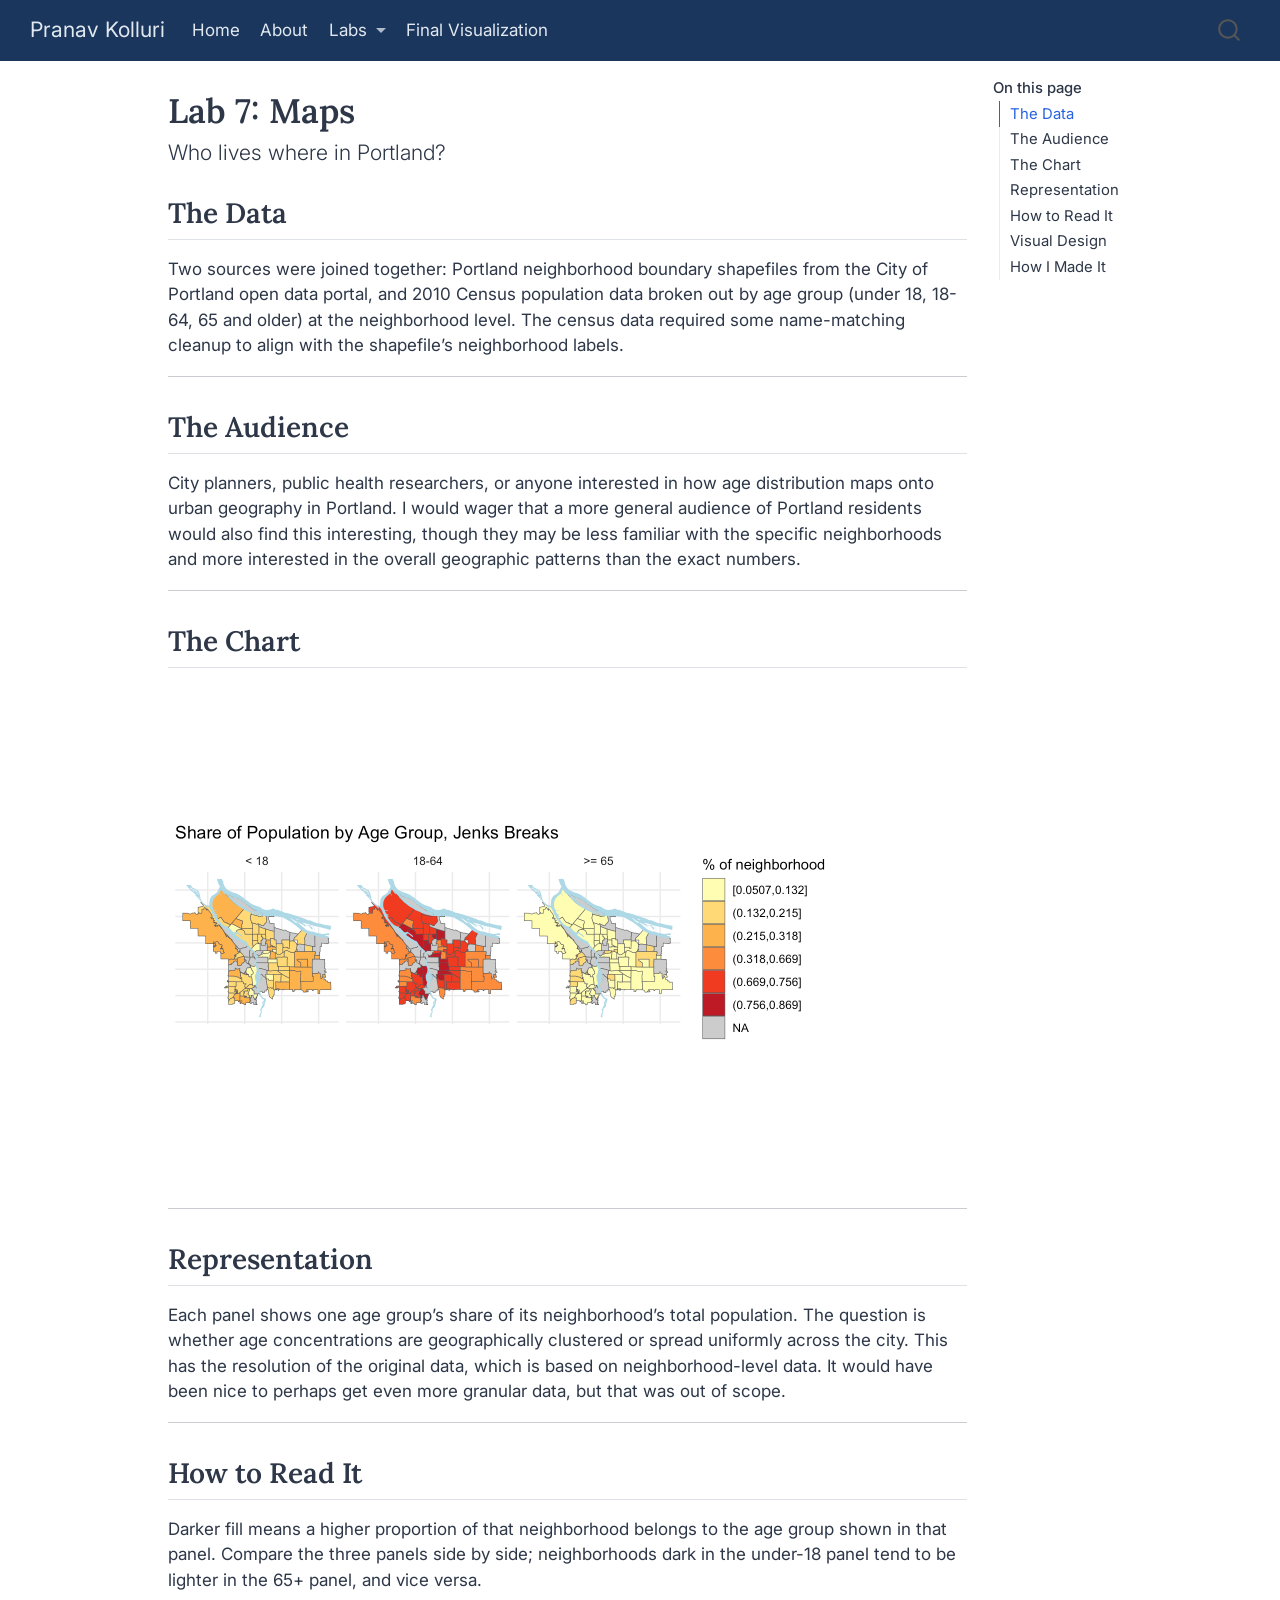
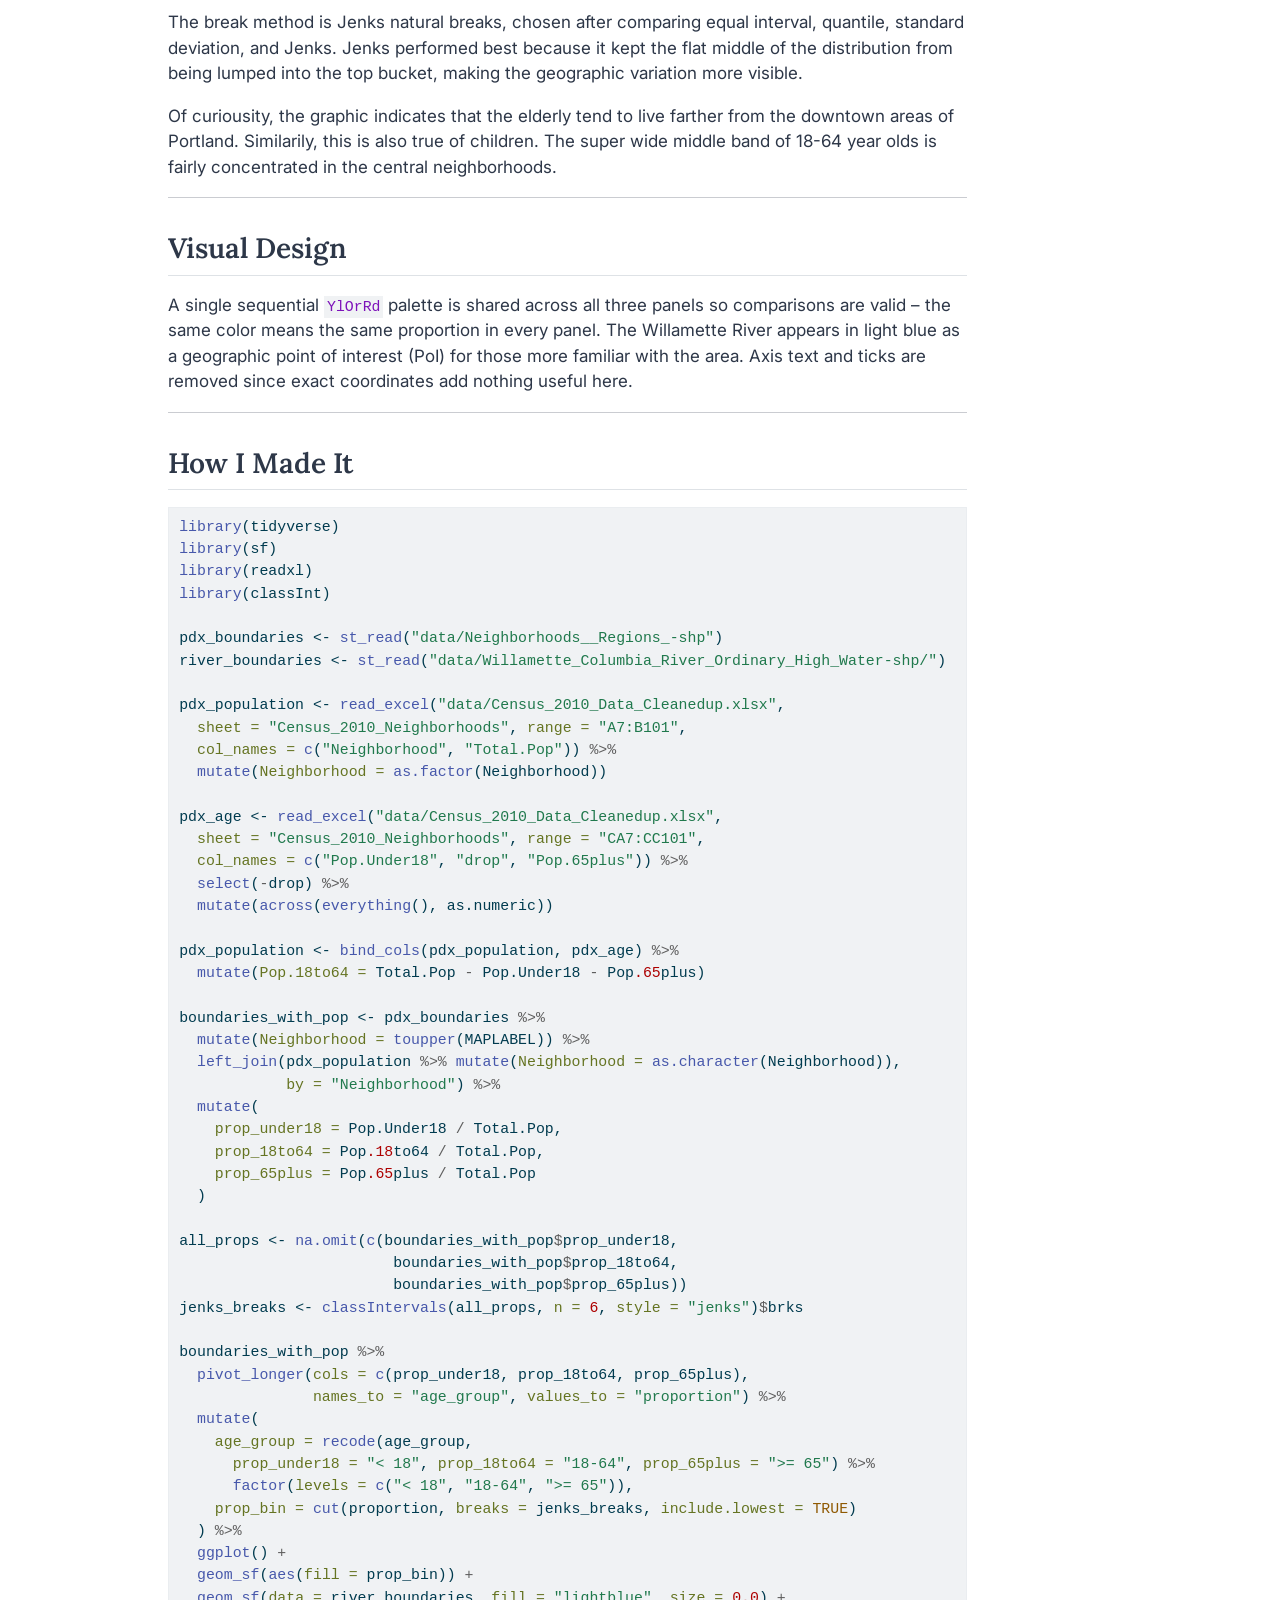
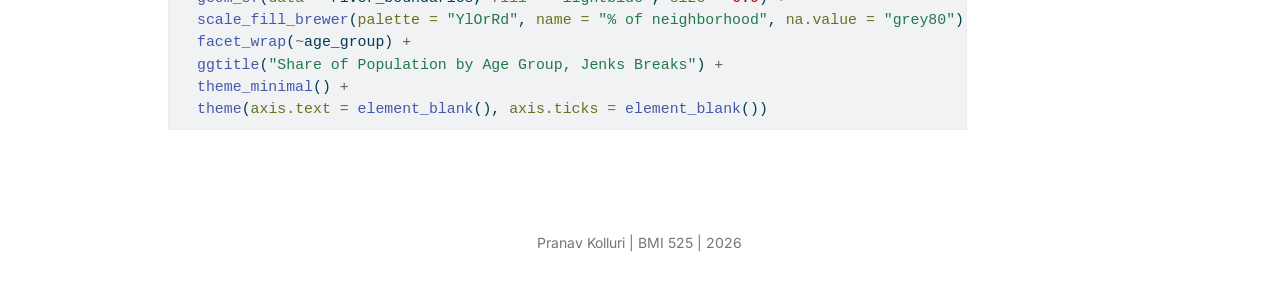
<file: docs/lab-maps.html>
<!DOCTYPE html>
<html xmlns="http://www.w3.org/1999/xhtml" lang="en" xml:lang="en"><head>

<meta charset="utf-8">
<meta name="generator" content="quarto-1.9.37">

<meta name="viewport" content="width=device-width, initial-scale=1.0, user-scalable=yes">


<title>Lab 7: Maps – Pranav Kolluri</title>
<style>
/* Default styles provided by pandoc.
** See https://pandoc.org/MANUAL.html#variables-for-html for config info.
*/
code{white-space: pre-wrap;}
span.smallcaps{font-variant: small-caps;}
div.columns{display: flex; gap: min(4vw, 1.5em);}
div.column{flex: auto; overflow-x: auto;}
div.hanging-indent{margin-left: 1.5em; text-indent: -1.5em;}
ul.task-list{list-style: none;}
ul.task-list li input[type="checkbox"] {
  width: 0.8em;
  margin: 0 0.8em 0.2em -1em; /* quarto-specific, see https://github.com/quarto-dev/quarto-cli/issues/4556 */ 
  vertical-align: middle;
}
/* CSS for syntax highlighting */
html { -webkit-text-size-adjust: 100%; }
pre > code.sourceCode { white-space: pre; position: relative; }
pre > code.sourceCode > span { display: inline-block; line-height: 1.25; }
pre > code.sourceCode > span:empty { height: 1.2em; }
.sourceCode { overflow: visible; }
code.sourceCode > span { color: inherit; text-decoration: inherit; }
div.sourceCode { margin: 1em 0; }
pre.sourceCode { margin: 0; }
@media screen {
div.sourceCode { overflow: auto; }
}
@media print {
pre > code.sourceCode { white-space: pre-wrap; }
pre > code.sourceCode > span { text-indent: -5em; padding-left: 5em; }
}
pre.numberSource code
  { counter-reset: source-line 0; }
pre.numberSource code > span
  { position: relative; left: -4em; counter-increment: source-line; }
pre.numberSource code > span > a:first-child::before
  { content: counter(source-line);
    position: relative; left: -1em; text-align: right; vertical-align: baseline;
    border: none; display: inline-block;
    -webkit-touch-callout: none; -webkit-user-select: none;
    -khtml-user-select: none; -moz-user-select: none;
    -ms-user-select: none; user-select: none;
    padding: 0 4px; width: 4em;
  }
pre.numberSource { margin-left: 3em;  padding-left: 4px; }
div.sourceCode
  {   }
@media screen {
pre > code.sourceCode > span > a:first-child::before { text-decoration: underline; }
}
</style>


<script src="site_libs/quarto-nav/quarto-nav.js"></script>
<script src="site_libs/quarto-nav/headroom.min.js"></script>
<script src="site_libs/clipboard/clipboard.min.js"></script>
<script src="site_libs/quarto-search/autocomplete.umd.js"></script>
<script src="site_libs/quarto-search/fuse.min.js"></script>
<script src="site_libs/quarto-search/quarto-search.js"></script>
<meta name="quarto:offset" content="./">
<script src="site_libs/quarto-html/quarto.js" type="module"></script>
<script src="site_libs/quarto-html/tabsets/tabsets.js" type="module"></script>
<script src="site_libs/quarto-html/popper.min.js"></script>
<script src="site_libs/quarto-html/tippy.umd.min.js"></script>
<script src="site_libs/quarto-html/anchor.min.js"></script>
<link href="site_libs/quarto-html/tippy.css" rel="stylesheet">
<link href="site_libs/quarto-html/quarto-syntax-highlighting-7f8f88aac4f3542376d5c11b86a4c14d.css" rel="stylesheet" id="quarto-text-highlighting-styles">
<script src="site_libs/bootstrap/bootstrap.min.js"></script>
<link href="site_libs/bootstrap/bootstrap-icons.css" rel="stylesheet">
<link href="site_libs/bootstrap/bootstrap-158031087360bce0ff56dc785ce39e06.min.css" rel="stylesheet" append-hash="true" id="quarto-bootstrap" data-mode="light">
<script id="quarto-search-options" type="application/json">{
  "location": "navbar",
  "copy-button": false,
  "collapse-after": 3,
  "panel-placement": "end",
  "type": "overlay",
  "limit": 50,
  "keyboard-shortcut": [
    "f",
    "/",
    "s"
  ],
  "show-item-context": false,
  "language": {
    "search-no-results-text": "No results",
    "search-matching-documents-text": "matching documents",
    "search-copy-link-title": "Copy link to search",
    "search-hide-matches-text": "Hide additional matches",
    "search-more-match-text": "more match in this document",
    "search-more-matches-text": "more matches in this document",
    "search-clear-button-title": "Clear",
    "search-text-placeholder": "",
    "search-detached-cancel-button-title": "Cancel",
    "search-submit-button-title": "Submit",
    "search-label": "Search"
  }
}</script>


<link rel="stylesheet" href="styles.css">
</head>

<body class="nav-fixed quarto-light">

<div id="quarto-search-results"></div>
  <header id="quarto-header" class="headroom fixed-top">
    <nav class="navbar navbar-expand-lg " data-bs-theme="dark">
      <div class="navbar-container container-fluid">
      <div class="navbar-brand-container mx-auto">
    <a class="navbar-brand" href="./index.html">
    <span class="navbar-title">Pranav Kolluri</span>
    </a>
  </div>
            <div id="quarto-search" class="" title="Search"></div>
          <button class="navbar-toggler" type="button" data-bs-toggle="collapse" data-bs-target="#navbarCollapse" aria-controls="navbarCollapse" role="menu" aria-expanded="false" aria-label="Toggle navigation" onclick="if (window.quartoToggleHeadroom) { window.quartoToggleHeadroom(); }">
  <span class="navbar-toggler-icon"></span>
</button>
          <div class="collapse navbar-collapse" id="navbarCollapse">
            <ul class="navbar-nav navbar-nav-scroll me-auto">
  <li class="nav-item">
    <a class="nav-link" href="./index.html"> 
<span class="menu-text">Home</span></a>
  </li>  
  <li class="nav-item">
    <a class="nav-link" href="./about.html"> 
<span class="menu-text">About</span></a>
  </li>  
  <li class="nav-item dropdown ">
    <a class="nav-link dropdown-toggle" href="#" id="nav-menu-labs" role="link" data-bs-toggle="dropdown" aria-expanded="false">
 <span class="menu-text">Labs</span>
    </a>
    <ul class="dropdown-menu" aria-labelledby="nav-menu-labs">    
        <li>
    <a class="dropdown-item" href="./lab-moma.html">
 <span class="dropdown-text">Lab 2: MoMA</span></a>
  </li>  
        <li>
    <a class="dropdown-item" href="./lab-color.html">
 <span class="dropdown-text">Lab 3: Color</span></a>
  </li>  
        <li>
    <a class="dropdown-item" href="./lab-maps.html">
 <span class="dropdown-text">Lab 7: Maps</span></a>
  </li>  
        <li>
    <a class="dropdown-item" href="./lab-shiny.html">
 <span class="dropdown-text">Lab 8: Shiny</span></a>
  </li>  
    </ul>
  </li>
  <li class="nav-item">
    <a class="nav-link" href="./final.html"> 
<span class="menu-text">Final Visualization</span></a>
  </li>  
</ul>
          </div> <!-- /navcollapse -->
            <div class="quarto-navbar-tools">
</div>
      </div> <!-- /container-fluid -->
    </nav>
</header>
<!-- content -->
<div id="quarto-content" class="quarto-container page-columns page-rows-contents page-layout-article page-navbar">
<!-- sidebar -->
<!-- margin-sidebar -->
    <div id="quarto-margin-sidebar" class="sidebar margin-sidebar">
        <nav id="TOC" role="doc-toc" class="toc-active">
    <h2 id="toc-title">On this page</h2>
   
  <ul>
  <li><a href="#the-data" id="toc-the-data" class="nav-link active" data-scroll-target="#the-data">The Data</a></li>
  <li><a href="#the-audience" id="toc-the-audience" class="nav-link" data-scroll-target="#the-audience">The Audience</a></li>
  <li><a href="#the-chart" id="toc-the-chart" class="nav-link" data-scroll-target="#the-chart">The Chart</a></li>
  <li><a href="#representation" id="toc-representation" class="nav-link" data-scroll-target="#representation">Representation</a></li>
  <li><a href="#how-to-read-it" id="toc-how-to-read-it" class="nav-link" data-scroll-target="#how-to-read-it">How to Read It</a></li>
  <li><a href="#visual-design" id="toc-visual-design" class="nav-link" data-scroll-target="#visual-design">Visual Design</a></li>
  <li><a href="#how-i-made-it" id="toc-how-i-made-it" class="nav-link" data-scroll-target="#how-i-made-it">How I Made It</a></li>
  </ul>
</nav>
    </div>
<!-- main -->
<main class="content" id="quarto-document-content">

<header id="title-block-header" class="quarto-title-block default">
<div class="quarto-title">
<h1 class="title">Lab 7: Maps</h1>
<p class="subtitle lead">Who lives where in Portland?</p>
</div>



<div class="quarto-title-meta">

    
  
    
  </div>
  


</header>


<section id="the-data" class="level2">
<h2 class="anchored" data-anchor-id="the-data">The Data</h2>
<p>Two sources were joined together: Portland neighborhood boundary shapefiles from the City of Portland open data portal, and 2010 Census population data broken out by age group (under 18, 18-64, 65 and older) at the neighborhood level. The census data required some name-matching cleanup to align with the shapefile’s neighborhood labels.</p>
<hr>
</section>
<section id="the-audience" class="level2">
<h2 class="anchored" data-anchor-id="the-audience">The Audience</h2>
<p>City planners, public health researchers, or anyone interested in how age distribution maps onto urban geography in Portland. I would wager that a more general audience of Portland residents would also find this interesting, though they may be less familiar with the specific neighborhoods and more interested in the overall geographic patterns than the exact numbers.</p>
<hr>
</section>
<section id="the-chart" class="level2">
<h2 class="anchored" data-anchor-id="the-chart">The Chart</h2>
<div class="cell">
<div class="cell-output-display">
<div>
<figure class="figure">
<p><img src="lab-maps_files/figure-html/unnamed-chunk-1-1.png" class="img-fluid figure-img" width="672"></p>
</figure>
</div>
</div>
</div>
<hr>
</section>
<section id="representation" class="level2">
<h2 class="anchored" data-anchor-id="representation">Representation</h2>
<p>Each panel shows one age group’s share of its neighborhood’s total population. The question is whether age concentrations are geographically clustered or spread uniformly across the city. This has the resolution of the original data, which is based on neighborhood-level data. It would have been nice to perhaps get even more granular data, but that was out of scope.</p>
<hr>
</section>
<section id="how-to-read-it" class="level2">
<h2 class="anchored" data-anchor-id="how-to-read-it">How to Read It</h2>
<p>Darker fill means a higher proportion of that neighborhood belongs to the age group shown in that panel. Compare the three panels side by side; neighborhoods dark in the under-18 panel tend to be lighter in the 65+ panel, and vice versa.</p>
<p>The break method is Jenks natural breaks, chosen after comparing equal interval, quantile, standard deviation, and Jenks. Jenks performed best because it kept the flat middle of the distribution from being lumped into the top bucket, making the geographic variation more visible.</p>
<p>Of curiousity, the graphic indicates that the elderly tend to live farther from the downtown areas of Portland. Similarily, this is also true of children. The super wide middle band of 18-64 year olds is fairly concentrated in the central neighborhoods.</p>
<hr>
</section>
<section id="visual-design" class="level2">
<h2 class="anchored" data-anchor-id="visual-design">Visual Design</h2>
<p>A single sequential <code>YlOrRd</code> palette is shared across all three panels so comparisons are valid – the same color means the same proportion in every panel. The Willamette River appears in light blue as a geographic point of interest (PoI) for those more familiar with the area. Axis text and ticks are removed since exact coordinates add nothing useful here.</p>
<hr>
</section>
<section id="how-i-made-it" class="level2">
<h2 class="anchored" data-anchor-id="how-i-made-it">How I Made It</h2>
<div class="cell">
<div class="code-copy-outer-scaffold"><div class="sourceCode cell-code" id="cb1"><pre class="sourceCode r code-with-copy"><code class="sourceCode r"><span id="cb1-1"><a href="#cb1-1" aria-hidden="true" tabindex="-1"></a><span class="fu">library</span>(tidyverse)</span>
<span id="cb1-2"><a href="#cb1-2" aria-hidden="true" tabindex="-1"></a><span class="fu">library</span>(sf)</span>
<span id="cb1-3"><a href="#cb1-3" aria-hidden="true" tabindex="-1"></a><span class="fu">library</span>(readxl)</span>
<span id="cb1-4"><a href="#cb1-4" aria-hidden="true" tabindex="-1"></a><span class="fu">library</span>(classInt)</span>
<span id="cb1-5"><a href="#cb1-5" aria-hidden="true" tabindex="-1"></a></span>
<span id="cb1-6"><a href="#cb1-6" aria-hidden="true" tabindex="-1"></a>pdx_boundaries <span class="ot">&lt;-</span> <span class="fu">st_read</span>(<span class="st">"data/Neighborhoods__Regions_-shp"</span>)</span>
<span id="cb1-7"><a href="#cb1-7" aria-hidden="true" tabindex="-1"></a>river_boundaries <span class="ot">&lt;-</span> <span class="fu">st_read</span>(<span class="st">"data/Willamette_Columbia_River_Ordinary_High_Water-shp/"</span>)</span>
<span id="cb1-8"><a href="#cb1-8" aria-hidden="true" tabindex="-1"></a></span>
<span id="cb1-9"><a href="#cb1-9" aria-hidden="true" tabindex="-1"></a>pdx_population <span class="ot">&lt;-</span> <span class="fu">read_excel</span>(<span class="st">"data/Census_2010_Data_Cleanedup.xlsx"</span>,</span>
<span id="cb1-10"><a href="#cb1-10" aria-hidden="true" tabindex="-1"></a>  <span class="at">sheet =</span> <span class="st">"Census_2010_Neighborhoods"</span>, <span class="at">range =</span> <span class="st">"A7:B101"</span>,</span>
<span id="cb1-11"><a href="#cb1-11" aria-hidden="true" tabindex="-1"></a>  <span class="at">col_names =</span> <span class="fu">c</span>(<span class="st">"Neighborhood"</span>, <span class="st">"Total.Pop"</span>)) <span class="sc">%&gt;%</span></span>
<span id="cb1-12"><a href="#cb1-12" aria-hidden="true" tabindex="-1"></a>  <span class="fu">mutate</span>(<span class="at">Neighborhood =</span> <span class="fu">as.factor</span>(Neighborhood))</span>
<span id="cb1-13"><a href="#cb1-13" aria-hidden="true" tabindex="-1"></a></span>
<span id="cb1-14"><a href="#cb1-14" aria-hidden="true" tabindex="-1"></a>pdx_age <span class="ot">&lt;-</span> <span class="fu">read_excel</span>(<span class="st">"data/Census_2010_Data_Cleanedup.xlsx"</span>,</span>
<span id="cb1-15"><a href="#cb1-15" aria-hidden="true" tabindex="-1"></a>  <span class="at">sheet =</span> <span class="st">"Census_2010_Neighborhoods"</span>, <span class="at">range =</span> <span class="st">"CA7:CC101"</span>,</span>
<span id="cb1-16"><a href="#cb1-16" aria-hidden="true" tabindex="-1"></a>  <span class="at">col_names =</span> <span class="fu">c</span>(<span class="st">"Pop.Under18"</span>, <span class="st">"drop"</span>, <span class="st">"Pop.65plus"</span>)) <span class="sc">%&gt;%</span></span>
<span id="cb1-17"><a href="#cb1-17" aria-hidden="true" tabindex="-1"></a>  <span class="fu">select</span>(<span class="sc">-</span>drop) <span class="sc">%&gt;%</span></span>
<span id="cb1-18"><a href="#cb1-18" aria-hidden="true" tabindex="-1"></a>  <span class="fu">mutate</span>(<span class="fu">across</span>(<span class="fu">everything</span>(), as.numeric))</span>
<span id="cb1-19"><a href="#cb1-19" aria-hidden="true" tabindex="-1"></a></span>
<span id="cb1-20"><a href="#cb1-20" aria-hidden="true" tabindex="-1"></a>pdx_population <span class="ot">&lt;-</span> <span class="fu">bind_cols</span>(pdx_population, pdx_age) <span class="sc">%&gt;%</span></span>
<span id="cb1-21"><a href="#cb1-21" aria-hidden="true" tabindex="-1"></a>  <span class="fu">mutate</span>(<span class="at">Pop.18to64 =</span> Total.Pop <span class="sc">-</span> Pop.Under18 <span class="sc">-</span> Pop<span class="fl">.65</span>plus)</span>
<span id="cb1-22"><a href="#cb1-22" aria-hidden="true" tabindex="-1"></a></span>
<span id="cb1-23"><a href="#cb1-23" aria-hidden="true" tabindex="-1"></a>boundaries_with_pop <span class="ot">&lt;-</span> pdx_boundaries <span class="sc">%&gt;%</span></span>
<span id="cb1-24"><a href="#cb1-24" aria-hidden="true" tabindex="-1"></a>  <span class="fu">mutate</span>(<span class="at">Neighborhood =</span> <span class="fu">toupper</span>(MAPLABEL)) <span class="sc">%&gt;%</span></span>
<span id="cb1-25"><a href="#cb1-25" aria-hidden="true" tabindex="-1"></a>  <span class="fu">left_join</span>(pdx_population <span class="sc">%&gt;%</span> <span class="fu">mutate</span>(<span class="at">Neighborhood =</span> <span class="fu">as.character</span>(Neighborhood)),</span>
<span id="cb1-26"><a href="#cb1-26" aria-hidden="true" tabindex="-1"></a>            <span class="at">by =</span> <span class="st">"Neighborhood"</span>) <span class="sc">%&gt;%</span></span>
<span id="cb1-27"><a href="#cb1-27" aria-hidden="true" tabindex="-1"></a>  <span class="fu">mutate</span>(</span>
<span id="cb1-28"><a href="#cb1-28" aria-hidden="true" tabindex="-1"></a>    <span class="at">prop_under18 =</span> Pop.Under18 <span class="sc">/</span> Total.Pop,</span>
<span id="cb1-29"><a href="#cb1-29" aria-hidden="true" tabindex="-1"></a>    <span class="at">prop_18to64 =</span> Pop<span class="fl">.18</span>to64 <span class="sc">/</span> Total.Pop,</span>
<span id="cb1-30"><a href="#cb1-30" aria-hidden="true" tabindex="-1"></a>    <span class="at">prop_65plus =</span> Pop<span class="fl">.65</span>plus <span class="sc">/</span> Total.Pop</span>
<span id="cb1-31"><a href="#cb1-31" aria-hidden="true" tabindex="-1"></a>  )</span>
<span id="cb1-32"><a href="#cb1-32" aria-hidden="true" tabindex="-1"></a></span>
<span id="cb1-33"><a href="#cb1-33" aria-hidden="true" tabindex="-1"></a>all_props <span class="ot">&lt;-</span> <span class="fu">na.omit</span>(<span class="fu">c</span>(boundaries_with_pop<span class="sc">$</span>prop_under18,</span>
<span id="cb1-34"><a href="#cb1-34" aria-hidden="true" tabindex="-1"></a>                        boundaries_with_pop<span class="sc">$</span>prop_18to64,</span>
<span id="cb1-35"><a href="#cb1-35" aria-hidden="true" tabindex="-1"></a>                        boundaries_with_pop<span class="sc">$</span>prop_65plus))</span>
<span id="cb1-36"><a href="#cb1-36" aria-hidden="true" tabindex="-1"></a>jenks_breaks <span class="ot">&lt;-</span> <span class="fu">classIntervals</span>(all_props, <span class="at">n =</span> <span class="dv">6</span>, <span class="at">style =</span> <span class="st">"jenks"</span>)<span class="sc">$</span>brks</span>
<span id="cb1-37"><a href="#cb1-37" aria-hidden="true" tabindex="-1"></a></span>
<span id="cb1-38"><a href="#cb1-38" aria-hidden="true" tabindex="-1"></a>boundaries_with_pop <span class="sc">%&gt;%</span></span>
<span id="cb1-39"><a href="#cb1-39" aria-hidden="true" tabindex="-1"></a>  <span class="fu">pivot_longer</span>(<span class="at">cols =</span> <span class="fu">c</span>(prop_under18, prop_18to64, prop_65plus),</span>
<span id="cb1-40"><a href="#cb1-40" aria-hidden="true" tabindex="-1"></a>               <span class="at">names_to =</span> <span class="st">"age_group"</span>, <span class="at">values_to =</span> <span class="st">"proportion"</span>) <span class="sc">%&gt;%</span></span>
<span id="cb1-41"><a href="#cb1-41" aria-hidden="true" tabindex="-1"></a>  <span class="fu">mutate</span>(</span>
<span id="cb1-42"><a href="#cb1-42" aria-hidden="true" tabindex="-1"></a>    <span class="at">age_group =</span> <span class="fu">recode</span>(age_group,</span>
<span id="cb1-43"><a href="#cb1-43" aria-hidden="true" tabindex="-1"></a>      <span class="at">prop_under18 =</span> <span class="st">"&lt; 18"</span>, <span class="at">prop_18to64 =</span> <span class="st">"18-64"</span>, <span class="at">prop_65plus =</span> <span class="st">"&gt;= 65"</span>) <span class="sc">%&gt;%</span></span>
<span id="cb1-44"><a href="#cb1-44" aria-hidden="true" tabindex="-1"></a>      <span class="fu">factor</span>(<span class="at">levels =</span> <span class="fu">c</span>(<span class="st">"&lt; 18"</span>, <span class="st">"18-64"</span>, <span class="st">"&gt;= 65"</span>)),</span>
<span id="cb1-45"><a href="#cb1-45" aria-hidden="true" tabindex="-1"></a>    <span class="at">prop_bin =</span> <span class="fu">cut</span>(proportion, <span class="at">breaks =</span> jenks_breaks, <span class="at">include.lowest =</span> <span class="cn">TRUE</span>)</span>
<span id="cb1-46"><a href="#cb1-46" aria-hidden="true" tabindex="-1"></a>  ) <span class="sc">%&gt;%</span></span>
<span id="cb1-47"><a href="#cb1-47" aria-hidden="true" tabindex="-1"></a>  <span class="fu">ggplot</span>() <span class="sc">+</span></span>
<span id="cb1-48"><a href="#cb1-48" aria-hidden="true" tabindex="-1"></a>  <span class="fu">geom_sf</span>(<span class="fu">aes</span>(<span class="at">fill =</span> prop_bin)) <span class="sc">+</span></span>
<span id="cb1-49"><a href="#cb1-49" aria-hidden="true" tabindex="-1"></a>  <span class="fu">geom_sf</span>(<span class="at">data =</span> river_boundaries, <span class="at">fill =</span> <span class="st">"lightblue"</span>, <span class="at">size =</span> <span class="fl">0.0</span>) <span class="sc">+</span></span>
<span id="cb1-50"><a href="#cb1-50" aria-hidden="true" tabindex="-1"></a>  <span class="fu">scale_fill_brewer</span>(<span class="at">palette =</span> <span class="st">"YlOrRd"</span>, <span class="at">name =</span> <span class="st">"% of neighborhood"</span>, <span class="at">na.value =</span> <span class="st">"grey80"</span>) <span class="sc">+</span></span>
<span id="cb1-51"><a href="#cb1-51" aria-hidden="true" tabindex="-1"></a>  <span class="fu">facet_wrap</span>(<span class="sc">~</span>age_group) <span class="sc">+</span></span>
<span id="cb1-52"><a href="#cb1-52" aria-hidden="true" tabindex="-1"></a>  <span class="fu">ggtitle</span>(<span class="st">"Share of Population by Age Group, Jenks Breaks"</span>) <span class="sc">+</span></span>
<span id="cb1-53"><a href="#cb1-53" aria-hidden="true" tabindex="-1"></a>  <span class="fu">theme_minimal</span>() <span class="sc">+</span></span>
<span id="cb1-54"><a href="#cb1-54" aria-hidden="true" tabindex="-1"></a>  <span class="fu">theme</span>(<span class="at">axis.text =</span> <span class="fu">element_blank</span>(), <span class="at">axis.ticks =</span> <span class="fu">element_blank</span>())</span></code></pre></div><button title="Copy to Clipboard" class="code-copy-button"><i class="bi"></i></button></div>
</div>


</section>

</main> <!-- /main -->
<script id="quarto-html-after-body" type="application/javascript">
  window.document.addEventListener("DOMContentLoaded", function (event) {
    const icon = "";
    const anchorJS = new window.AnchorJS();
    anchorJS.options = {
      placement: 'right',
      icon: icon
    };
    anchorJS.add('.anchored');
    const isCodeAnnotation = (el) => {
      for (const clz of el.classList) {
        if (clz.startsWith('code-annotation-')) {                     
          return true;
        }
      }
      return false;
    }
    const onCopySuccess = function(e) {
      // button target
      const button = e.trigger;
      // don't keep focus
      button.blur();
      // flash "checked"
      button.classList.add('code-copy-button-checked');
      var currentTitle = button.getAttribute("title");
      button.setAttribute("title", "Copied!");
      let tooltip;
      if (window.bootstrap) {
        button.setAttribute("data-bs-toggle", "tooltip");
        button.setAttribute("data-bs-placement", "left");
        button.setAttribute("data-bs-title", "Copied!");
        tooltip = new bootstrap.Tooltip(button, 
          { trigger: "manual", 
            customClass: "code-copy-button-tooltip",
            offset: [0, -8]});
        tooltip.show();    
      }
      setTimeout(function() {
        if (tooltip) {
          tooltip.hide();
          button.removeAttribute("data-bs-title");
          button.removeAttribute("data-bs-toggle");
          button.removeAttribute("data-bs-placement");
        }
        button.setAttribute("title", currentTitle);
        button.classList.remove('code-copy-button-checked');
      }, 1000);
      // clear code selection
      e.clearSelection();
    }
    const getTextToCopy = function(trigger) {
      const outerScaffold = trigger.parentElement.cloneNode(true);
      const codeEl = outerScaffold.querySelector('code');
      for (const childEl of codeEl.children) {
        if (isCodeAnnotation(childEl)) {
          childEl.remove();
        }
      }
      return codeEl.innerText;
    }
    const clipboard = new window.ClipboardJS('.code-copy-button:not([data-in-quarto-modal])', {
      text: getTextToCopy
    });
    clipboard.on('success', onCopySuccess);
    if (window.document.getElementById('quarto-embedded-source-code-modal')) {
      const clipboardModal = new window.ClipboardJS('.code-copy-button[data-in-quarto-modal]', {
        text: getTextToCopy,
        container: window.document.getElementById('quarto-embedded-source-code-modal')
      });
      clipboardModal.on('success', onCopySuccess);
    }
      var localhostRegex = new RegExp(/^(?:http|https):\/\/localhost\:?[0-9]*\//);
      var mailtoRegex = new RegExp(/^mailto:/);
        var filterRegex = new RegExp('/' + window.location.host + '/');
      var isInternal = (href) => {
          return filterRegex.test(href) || localhostRegex.test(href) || mailtoRegex.test(href);
      }
      // Inspect non-navigation links and adorn them if external
     var links = window.document.querySelectorAll('a[href]:not(.nav-link):not(.navbar-brand):not(.toc-action):not(.sidebar-link):not(.sidebar-item-toggle):not(.pagination-link):not(.no-external):not([aria-hidden]):not(.dropdown-item):not(.quarto-navigation-tool):not(.about-link)');
      for (var i=0; i<links.length; i++) {
        const link = links[i];
        if (!isInternal(link.href)) {
          // undo the damage that might have been done by quarto-nav.js in the case of
          // links that we want to consider external
          if (link.dataset.originalHref !== undefined) {
            link.href = link.dataset.originalHref;
          }
        }
      }
    function tippyHover(el, contentFn, onTriggerFn, onUntriggerFn) {
      const config = {
        allowHTML: true,
        maxWidth: 500,
        delay: 100,
        arrow: false,
        appendTo: function(el) {
            return el.parentElement;
        },
        interactive: true,
        interactiveBorder: 10,
        theme: 'quarto',
        placement: 'bottom-start',
      };
      if (contentFn) {
        config.content = contentFn;
      }
      if (onTriggerFn) {
        config.onTrigger = onTriggerFn;
      }
      if (onUntriggerFn) {
        config.onUntrigger = onUntriggerFn;
      }
      window.tippy(el, config); 
    }
    const noterefs = window.document.querySelectorAll('a[role="doc-noteref"]');
    for (var i=0; i<noterefs.length; i++) {
      const ref = noterefs[i];
      tippyHover(ref, function() {
        // use id or data attribute instead here
        let href = ref.getAttribute('data-footnote-href') || ref.getAttribute('href');
        try { href = new URL(href).hash; } catch {}
        const id = href.replace(/^#\/?/, "");
        const note = window.document.getElementById(id);
        if (note) {
          return note.innerHTML;
        } else {
          return "";
        }
      });
    }
    const xrefs = window.document.querySelectorAll('a.quarto-xref');
    const processXRef = (id, note) => {
      // Strip column container classes
      const stripColumnClz = (el) => {
        el.classList.remove("page-full", "page-columns");
        if (el.children) {
          for (const child of el.children) {
            stripColumnClz(child);
          }
        }
      }
      stripColumnClz(note)
      if (id === null || id.startsWith('sec-')) {
        // Special case sections, only their first couple elements
        const container = document.createElement("div");
        if (note.children && note.children.length > 2) {
          container.appendChild(note.children[0].cloneNode(true));
          for (let i = 1; i < note.children.length; i++) {
            const child = note.children[i];
            if (child.tagName === "P" && child.innerText === "") {
              continue;
            } else {
              container.appendChild(child.cloneNode(true));
              break;
            }
          }
          if (window.Quarto?.typesetMath) {
            window.Quarto.typesetMath(container);
          }
          return container.innerHTML
        } else {
          if (window.Quarto?.typesetMath) {
            window.Quarto.typesetMath(note);
          }
          return note.innerHTML;
        }
      } else {
        // Remove any anchor links if they are present
        const anchorLink = note.querySelector('a.anchorjs-link');
        if (anchorLink) {
          anchorLink.remove();
        }
        if (window.Quarto?.typesetMath) {
          window.Quarto.typesetMath(note);
        }
        if (note.classList.contains("callout")) {
          return note.outerHTML;
        } else {
          return note.innerHTML;
        }
      }
    }
    for (var i=0; i<xrefs.length; i++) {
      const xref = xrefs[i];
      tippyHover(xref, undefined, function(instance) {
        instance.disable();
        let url = xref.getAttribute('href');
        let hash = undefined; 
        if (url.startsWith('#')) {
          hash = url;
        } else {
          try { hash = new URL(url).hash; } catch {}
        }
        if (hash) {
          const id = hash.replace(/^#\/?/, "");
          const note = window.document.getElementById(id);
          if (note !== null) {
            try {
              const html = processXRef(id, note.cloneNode(true));
              instance.setContent(html);
            } finally {
              instance.enable();
              instance.show();
            }
          } else {
            // See if we can fetch this
            fetch(url.split('#')[0])
            .then(res => res.text())
            .then(html => {
              const parser = new DOMParser();
              const htmlDoc = parser.parseFromString(html, "text/html");
              const note = htmlDoc.getElementById(id);
              if (note !== null) {
                const html = processXRef(id, note);
                instance.setContent(html);
              } 
            }).finally(() => {
              instance.enable();
              instance.show();
            });
          }
        } else {
          // See if we can fetch a full url (with no hash to target)
          // This is a special case and we should probably do some content thinning / targeting
          fetch(url)
          .then(res => res.text())
          .then(html => {
            const parser = new DOMParser();
            const htmlDoc = parser.parseFromString(html, "text/html");
            const note = htmlDoc.querySelector('main.content');
            if (note !== null) {
              // This should only happen for chapter cross references
              // (since there is no id in the URL)
              // remove the first header
              if (note.children.length > 0 && note.children[0].tagName === "HEADER") {
                note.children[0].remove();
              }
              const html = processXRef(null, note);
              instance.setContent(html);
            } 
          }).finally(() => {
            instance.enable();
            instance.show();
          });
        }
      }, function(instance) {
      });
    }
        let selectedAnnoteEl;
        const selectorForAnnotation = ( cell, annotation) => {
          let cellAttr = 'data-code-cell="' + cell + '"';
          let lineAttr = 'data-code-annotation="' +  annotation + '"';
          const selector = 'span[' + cellAttr + '][' + lineAttr + ']';
          return selector;
        }
        const selectCodeLines = (annoteEl) => {
          const doc = window.document;
          const targetCell = annoteEl.getAttribute("data-target-cell");
          const targetAnnotation = annoteEl.getAttribute("data-target-annotation");
          const annoteSpan = window.document.querySelector(selectorForAnnotation(targetCell, targetAnnotation));
          const lines = annoteSpan.getAttribute("data-code-lines").split(",");
          const lineIds = lines.map((line) => {
            return targetCell + "-" + line;
          })
          let top = null;
          let height = null;
          let parent = null;
          if (lineIds.length > 0) {
              //compute the position of the single el (top and bottom and make a div)
              const el = window.document.getElementById(lineIds[0]);
              top = el.offsetTop;
              height = el.offsetHeight;
              parent = el.parentElement.parentElement;
            if (lineIds.length > 1) {
              const lastEl = window.document.getElementById(lineIds[lineIds.length - 1]);
              const bottom = lastEl.offsetTop + lastEl.offsetHeight;
              height = bottom - top;
            }
            if (top !== null && height !== null && parent !== null) {
              // cook up a div (if necessary) and position it 
              let div = window.document.getElementById("code-annotation-line-highlight");
              if (div === null) {
                div = window.document.createElement("div");
                div.setAttribute("id", "code-annotation-line-highlight");
                div.style.position = 'absolute';
                parent.appendChild(div);
              }
              div.style.top = top - 2 + "px";
              div.style.height = height + 4 + "px";
              div.style.left = 0;
              let gutterDiv = window.document.getElementById("code-annotation-line-highlight-gutter");
              if (gutterDiv === null) {
                gutterDiv = window.document.createElement("div");
                gutterDiv.setAttribute("id", "code-annotation-line-highlight-gutter");
                gutterDiv.style.position = 'absolute';
                const codeCell = window.document.getElementById(targetCell);
                const gutter = codeCell.querySelector('.code-annotation-gutter');
                gutter.appendChild(gutterDiv);
              }
              gutterDiv.style.top = top - 2 + "px";
              gutterDiv.style.height = height + 4 + "px";
            }
            selectedAnnoteEl = annoteEl;
          }
        };
        const unselectCodeLines = () => {
          const elementsIds = ["code-annotation-line-highlight", "code-annotation-line-highlight-gutter"];
          elementsIds.forEach((elId) => {
            const div = window.document.getElementById(elId);
            if (div) {
              div.remove();
            }
          });
          selectedAnnoteEl = undefined;
        };
          // Handle positioning of the toggle
      window.addEventListener(
        "resize",
        throttle(() => {
          elRect = undefined;
          if (selectedAnnoteEl) {
            selectCodeLines(selectedAnnoteEl);
          }
        }, 10)
      );
      function throttle(fn, ms) {
      let throttle = false;
      let timer;
        return (...args) => {
          if(!throttle) { // first call gets through
              fn.apply(this, args);
              throttle = true;
          } else { // all the others get throttled
              if(timer) clearTimeout(timer); // cancel #2
              timer = setTimeout(() => {
                fn.apply(this, args);
                timer = throttle = false;
              }, ms);
          }
        };
      }
        // Attach click handler to the DT
        const annoteDls = window.document.querySelectorAll('dt[data-target-cell]');
        for (const annoteDlNode of annoteDls) {
          annoteDlNode.addEventListener('click', (event) => {
            const clickedEl = event.target;
            if (clickedEl !== selectedAnnoteEl) {
              unselectCodeLines();
              const activeEl = window.document.querySelector('dt[data-target-cell].code-annotation-active');
              if (activeEl) {
                activeEl.classList.remove('code-annotation-active');
              }
              selectCodeLines(clickedEl);
              clickedEl.classList.add('code-annotation-active');
            } else {
              // Unselect the line
              unselectCodeLines();
              clickedEl.classList.remove('code-annotation-active');
            }
          });
        }
    const findCites = (el) => {
      const parentEl = el.parentElement;
      if (parentEl) {
        const cites = parentEl.dataset.cites;
        if (cites) {
          return {
            el,
            cites: cites.split(' ')
          };
        } else {
          return findCites(el.parentElement)
        }
      } else {
        return undefined;
      }
    };
    var bibliorefs = window.document.querySelectorAll('a[role="doc-biblioref"]');
    for (var i=0; i<bibliorefs.length; i++) {
      const ref = bibliorefs[i];
      const citeInfo = findCites(ref);
      if (citeInfo) {
        tippyHover(citeInfo.el, function() {
          var popup = window.document.createElement('div');
          citeInfo.cites.forEach(function(cite) {
            var citeDiv = window.document.createElement('div');
            citeDiv.classList.add('hanging-indent');
            citeDiv.classList.add('csl-entry');
            var biblioDiv = window.document.getElementById('ref-' + cite);
            if (biblioDiv) {
              citeDiv.innerHTML = biblioDiv.innerHTML;
            }
            popup.appendChild(citeDiv);
          });
          return popup.innerHTML;
        });
      }
    }
  });
  </script>
</div> <!-- /content -->
<footer class="footer">
  <div class="nav-footer">
    <div class="nav-footer-left">
      &nbsp;
    </div>   
    <div class="nav-footer-center">
<p>Pranav Kolluri | BMI 525 | 2026</p>
</div>
    <div class="nav-footer-right">
      &nbsp;
    </div>
  </div>
</footer>




</body></html>
</file>
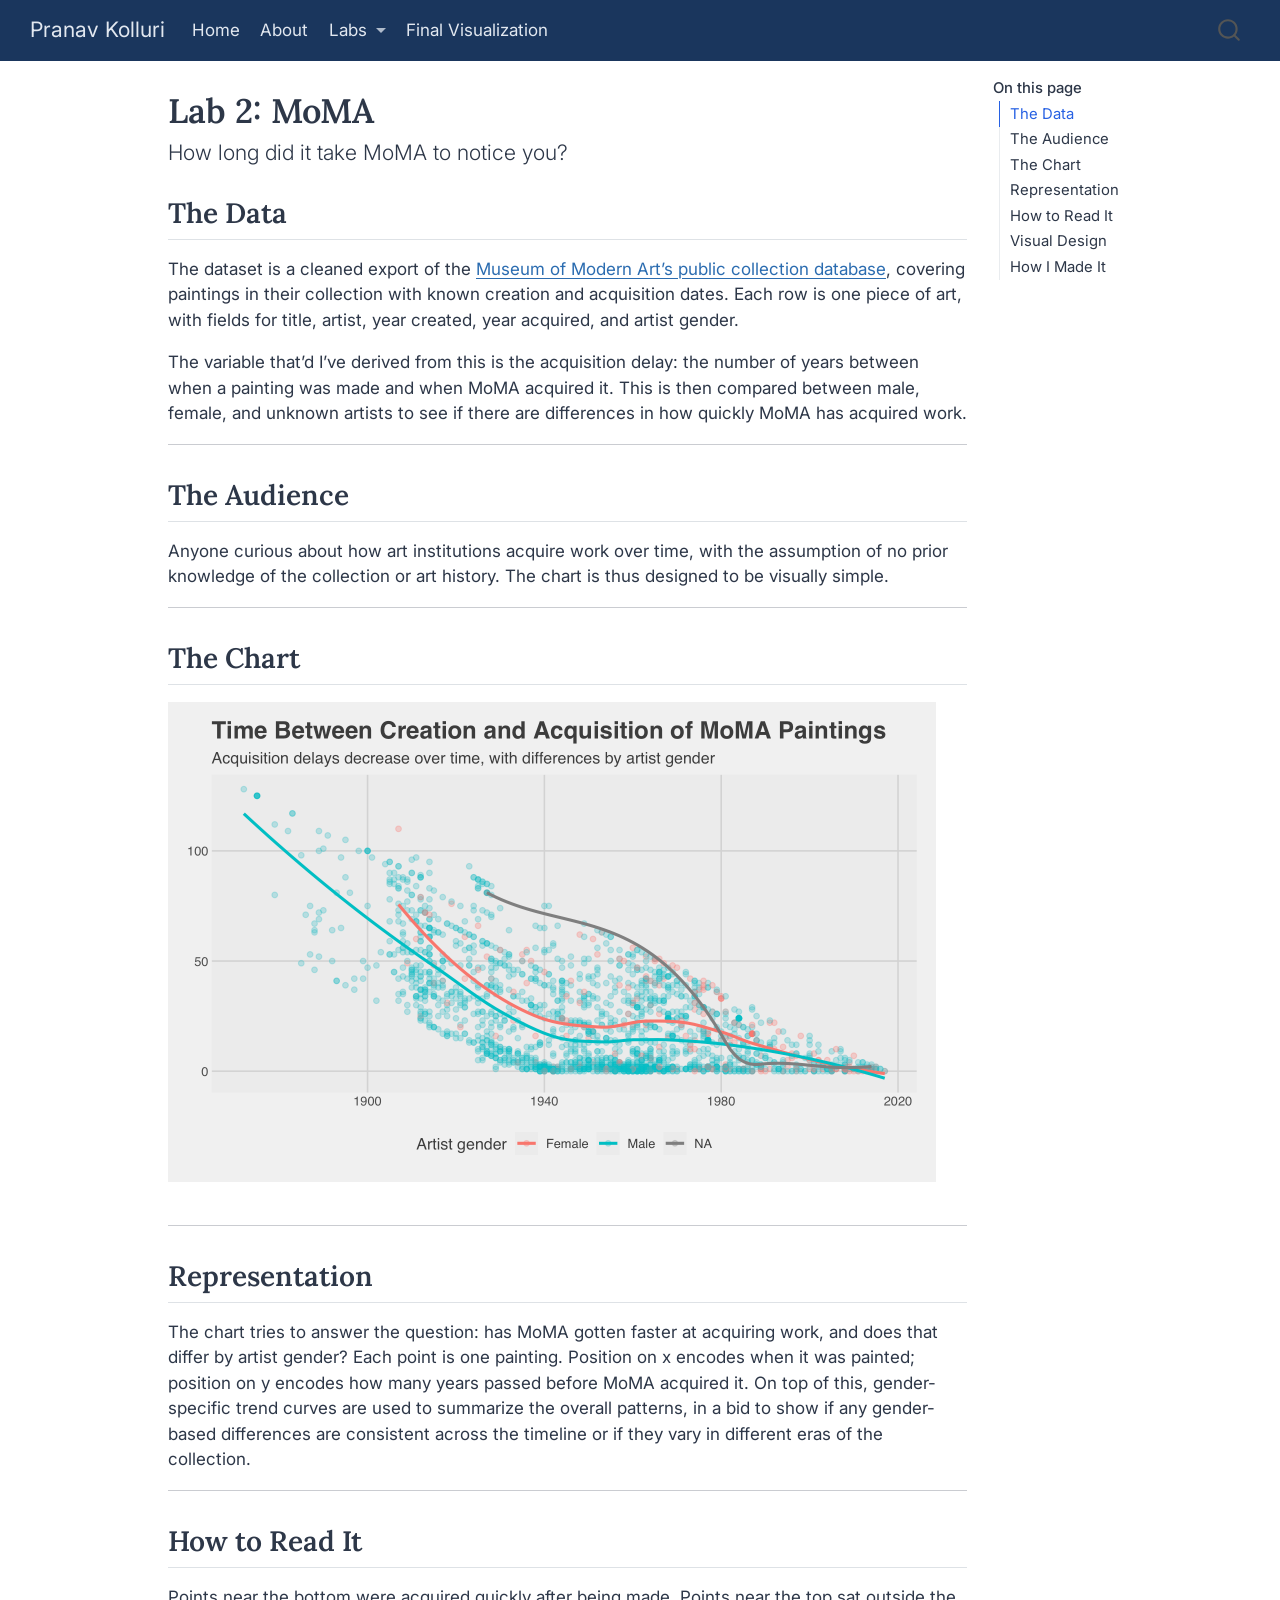
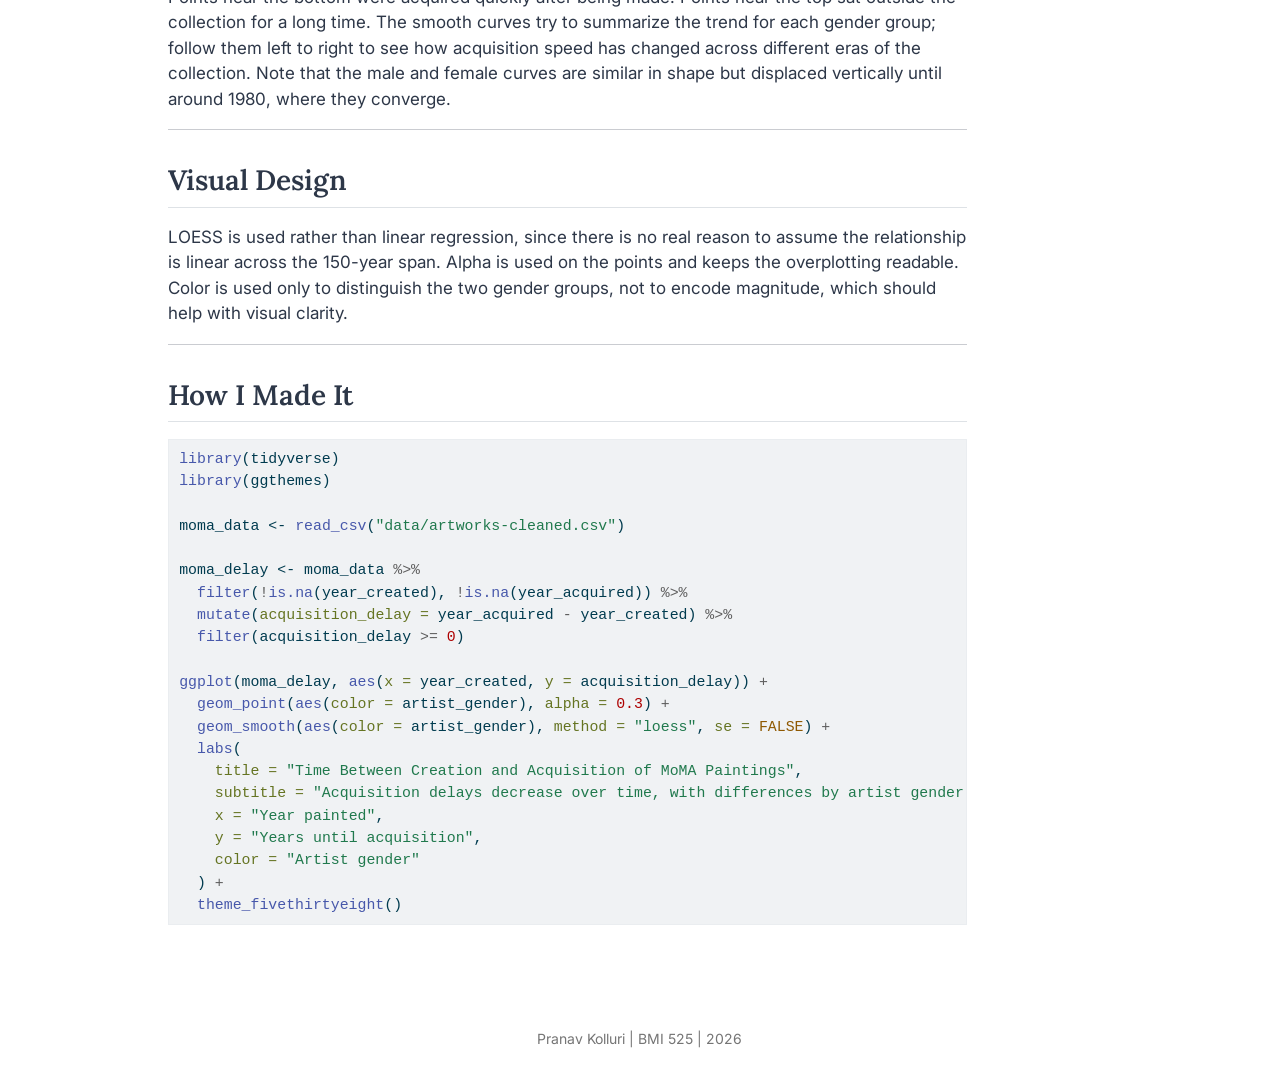
<file: docs/lab-moma.html>
<!DOCTYPE html>
<html xmlns="http://www.w3.org/1999/xhtml" lang="en" xml:lang="en"><head>

<meta charset="utf-8">
<meta name="generator" content="quarto-1.9.37">

<meta name="viewport" content="width=device-width, initial-scale=1.0, user-scalable=yes">


<title>Lab 2: MoMA – Pranav Kolluri</title>
<style>
/* Default styles provided by pandoc.
** See https://pandoc.org/MANUAL.html#variables-for-html for config info.
*/
code{white-space: pre-wrap;}
span.smallcaps{font-variant: small-caps;}
div.columns{display: flex; gap: min(4vw, 1.5em);}
div.column{flex: auto; overflow-x: auto;}
div.hanging-indent{margin-left: 1.5em; text-indent: -1.5em;}
ul.task-list{list-style: none;}
ul.task-list li input[type="checkbox"] {
  width: 0.8em;
  margin: 0 0.8em 0.2em -1em; /* quarto-specific, see https://github.com/quarto-dev/quarto-cli/issues/4556 */ 
  vertical-align: middle;
}
/* CSS for syntax highlighting */
html { -webkit-text-size-adjust: 100%; }
pre > code.sourceCode { white-space: pre; position: relative; }
pre > code.sourceCode > span { display: inline-block; line-height: 1.25; }
pre > code.sourceCode > span:empty { height: 1.2em; }
.sourceCode { overflow: visible; }
code.sourceCode > span { color: inherit; text-decoration: inherit; }
div.sourceCode { margin: 1em 0; }
pre.sourceCode { margin: 0; }
@media screen {
div.sourceCode { overflow: auto; }
}
@media print {
pre > code.sourceCode { white-space: pre-wrap; }
pre > code.sourceCode > span { text-indent: -5em; padding-left: 5em; }
}
pre.numberSource code
  { counter-reset: source-line 0; }
pre.numberSource code > span
  { position: relative; left: -4em; counter-increment: source-line; }
pre.numberSource code > span > a:first-child::before
  { content: counter(source-line);
    position: relative; left: -1em; text-align: right; vertical-align: baseline;
    border: none; display: inline-block;
    -webkit-touch-callout: none; -webkit-user-select: none;
    -khtml-user-select: none; -moz-user-select: none;
    -ms-user-select: none; user-select: none;
    padding: 0 4px; width: 4em;
  }
pre.numberSource { margin-left: 3em;  padding-left: 4px; }
div.sourceCode
  {   }
@media screen {
pre > code.sourceCode > span > a:first-child::before { text-decoration: underline; }
}
</style>


<script src="site_libs/quarto-nav/quarto-nav.js"></script>
<script src="site_libs/quarto-nav/headroom.min.js"></script>
<script src="site_libs/clipboard/clipboard.min.js"></script>
<script src="site_libs/quarto-search/autocomplete.umd.js"></script>
<script src="site_libs/quarto-search/fuse.min.js"></script>
<script src="site_libs/quarto-search/quarto-search.js"></script>
<meta name="quarto:offset" content="./">
<script src="site_libs/quarto-html/quarto.js" type="module"></script>
<script src="site_libs/quarto-html/tabsets/tabsets.js" type="module"></script>
<script src="site_libs/quarto-html/popper.min.js"></script>
<script src="site_libs/quarto-html/tippy.umd.min.js"></script>
<script src="site_libs/quarto-html/anchor.min.js"></script>
<link href="site_libs/quarto-html/tippy.css" rel="stylesheet">
<link href="site_libs/quarto-html/quarto-syntax-highlighting-7f8f88aac4f3542376d5c11b86a4c14d.css" rel="stylesheet" id="quarto-text-highlighting-styles">
<script src="site_libs/bootstrap/bootstrap.min.js"></script>
<link href="site_libs/bootstrap/bootstrap-icons.css" rel="stylesheet">
<link href="site_libs/bootstrap/bootstrap-158031087360bce0ff56dc785ce39e06.min.css" rel="stylesheet" append-hash="true" id="quarto-bootstrap" data-mode="light">
<script id="quarto-search-options" type="application/json">{
  "location": "navbar",
  "copy-button": false,
  "collapse-after": 3,
  "panel-placement": "end",
  "type": "overlay",
  "limit": 50,
  "keyboard-shortcut": [
    "f",
    "/",
    "s"
  ],
  "show-item-context": false,
  "language": {
    "search-no-results-text": "No results",
    "search-matching-documents-text": "matching documents",
    "search-copy-link-title": "Copy link to search",
    "search-hide-matches-text": "Hide additional matches",
    "search-more-match-text": "more match in this document",
    "search-more-matches-text": "more matches in this document",
    "search-clear-button-title": "Clear",
    "search-text-placeholder": "",
    "search-detached-cancel-button-title": "Cancel",
    "search-submit-button-title": "Submit",
    "search-label": "Search"
  }
}</script>


<link rel="stylesheet" href="styles.css">
</head>

<body class="nav-fixed quarto-light">

<div id="quarto-search-results"></div>
  <header id="quarto-header" class="headroom fixed-top">
    <nav class="navbar navbar-expand-lg " data-bs-theme="dark">
      <div class="navbar-container container-fluid">
      <div class="navbar-brand-container mx-auto">
    <a class="navbar-brand" href="./index.html">
    <span class="navbar-title">Pranav Kolluri</span>
    </a>
  </div>
            <div id="quarto-search" class="" title="Search"></div>
          <button class="navbar-toggler" type="button" data-bs-toggle="collapse" data-bs-target="#navbarCollapse" aria-controls="navbarCollapse" role="menu" aria-expanded="false" aria-label="Toggle navigation" onclick="if (window.quartoToggleHeadroom) { window.quartoToggleHeadroom(); }">
  <span class="navbar-toggler-icon"></span>
</button>
          <div class="collapse navbar-collapse" id="navbarCollapse">
            <ul class="navbar-nav navbar-nav-scroll me-auto">
  <li class="nav-item">
    <a class="nav-link" href="./index.html"> 
<span class="menu-text">Home</span></a>
  </li>  
  <li class="nav-item">
    <a class="nav-link" href="./about.html"> 
<span class="menu-text">About</span></a>
  </li>  
  <li class="nav-item dropdown ">
    <a class="nav-link dropdown-toggle" href="#" id="nav-menu-labs" role="link" data-bs-toggle="dropdown" aria-expanded="false">
 <span class="menu-text">Labs</span>
    </a>
    <ul class="dropdown-menu" aria-labelledby="nav-menu-labs">    
        <li>
    <a class="dropdown-item" href="./lab-moma.html">
 <span class="dropdown-text">Lab 2: MoMA</span></a>
  </li>  
        <li>
    <a class="dropdown-item" href="./lab-color.html">
 <span class="dropdown-text">Lab 3: Color</span></a>
  </li>  
        <li>
    <a class="dropdown-item" href="./lab-maps.html">
 <span class="dropdown-text">Lab 7: Maps</span></a>
  </li>  
        <li>
    <a class="dropdown-item" href="./lab-shiny.html">
 <span class="dropdown-text">Lab 8: Shiny</span></a>
  </li>  
    </ul>
  </li>
  <li class="nav-item">
    <a class="nav-link" href="./final.html"> 
<span class="menu-text">Final Visualization</span></a>
  </li>  
</ul>
          </div> <!-- /navcollapse -->
            <div class="quarto-navbar-tools">
</div>
      </div> <!-- /container-fluid -->
    </nav>
</header>
<!-- content -->
<div id="quarto-content" class="quarto-container page-columns page-rows-contents page-layout-article page-navbar">
<!-- sidebar -->
<!-- margin-sidebar -->
    <div id="quarto-margin-sidebar" class="sidebar margin-sidebar">
        <nav id="TOC" role="doc-toc" class="toc-active">
    <h2 id="toc-title">On this page</h2>
   
  <ul>
  <li><a href="#the-data" id="toc-the-data" class="nav-link active" data-scroll-target="#the-data">The Data</a></li>
  <li><a href="#the-audience" id="toc-the-audience" class="nav-link" data-scroll-target="#the-audience">The Audience</a></li>
  <li><a href="#the-chart" id="toc-the-chart" class="nav-link" data-scroll-target="#the-chart">The Chart</a></li>
  <li><a href="#representation" id="toc-representation" class="nav-link" data-scroll-target="#representation">Representation</a></li>
  <li><a href="#how-to-read-it" id="toc-how-to-read-it" class="nav-link" data-scroll-target="#how-to-read-it">How to Read It</a></li>
  <li><a href="#visual-design" id="toc-visual-design" class="nav-link" data-scroll-target="#visual-design">Visual Design</a></li>
  <li><a href="#how-i-made-it" id="toc-how-i-made-it" class="nav-link" data-scroll-target="#how-i-made-it">How I Made It</a></li>
  </ul>
</nav>
    </div>
<!-- main -->
<main class="content" id="quarto-document-content">

<header id="title-block-header" class="quarto-title-block default">
<div class="quarto-title">
<h1 class="title">Lab 2: MoMA</h1>
<p class="subtitle lead">How long did it take MoMA to notice you?</p>
</div>



<div class="quarto-title-meta">

    
  
    
  </div>
  


</header>


<section id="the-data" class="level2">
<h2 class="anchored" data-anchor-id="the-data">The Data</h2>
<p>The dataset is a cleaned export of the <a href="https://github.com/MuseumofModernArt/collection">Museum of Modern Art’s public collection database</a>, covering paintings in their collection with known creation and acquisition dates. Each row is one piece of art, with fields for title, artist, year created, year acquired, and artist gender.</p>
<p>The variable that’d I’ve derived from this is the acquisition delay: the number of years between when a painting was made and when MoMA acquired it. This is then compared between male, female, and unknown artists to see if there are differences in how quickly MoMA has acquired work.</p>
<hr>
</section>
<section id="the-audience" class="level2">
<h2 class="anchored" data-anchor-id="the-audience">The Audience</h2>
<p>Anyone curious about how art institutions acquire work over time, with the assumption of no prior knowledge of the collection or art history. The chart is thus designed to be visually simple.</p>
<hr>
</section>
<section id="the-chart" class="level2">
<h2 class="anchored" data-anchor-id="the-chart">The Chart</h2>
<div class="cell">
<div class="cell-output-display">
<div>
<figure class="figure">
<p><img src="lab-moma_files/figure-html/unnamed-chunk-1-1.png" class="img-fluid figure-img" width="768"></p>
</figure>
</div>
</div>
</div>
<hr>
</section>
<section id="representation" class="level2">
<h2 class="anchored" data-anchor-id="representation">Representation</h2>
<p>The chart tries to answer the question: has MoMA gotten faster at acquiring work, and does that differ by artist gender? Each point is one painting. Position on x encodes when it was painted; position on y encodes how many years passed before MoMA acquired it. On top of this, gender-specific trend curves are used to summarize the overall patterns, in a bid to show if any gender-based differences are consistent across the timeline or if they vary in different eras of the collection.</p>
<hr>
</section>
<section id="how-to-read-it" class="level2">
<h2 class="anchored" data-anchor-id="how-to-read-it">How to Read It</h2>
<p>Points near the bottom were acquired quickly after being made. Points near the top sat outside the collection for a long time. The smooth curves try to summarize the trend for each gender group; follow them left to right to see how acquisition speed has changed across different eras of the collection. Note that the male and female curves are similar in shape but displaced vertically until around 1980, where they converge.</p>
<hr>
</section>
<section id="visual-design" class="level2">
<h2 class="anchored" data-anchor-id="visual-design">Visual Design</h2>
<p>LOESS is used rather than linear regression, since there is no real reason to assume the relationship is linear across the 150-year span. Alpha is used on the points and keeps the overplotting readable. Color is used only to distinguish the two gender groups, not to encode magnitude, which should help with visual clarity.</p>
<hr>
</section>
<section id="how-i-made-it" class="level2">
<h2 class="anchored" data-anchor-id="how-i-made-it">How I Made It</h2>
<div class="cell">
<div class="code-copy-outer-scaffold"><div class="sourceCode cell-code" id="cb1"><pre class="sourceCode r code-with-copy"><code class="sourceCode r"><span id="cb1-1"><a href="#cb1-1" aria-hidden="true" tabindex="-1"></a><span class="fu">library</span>(tidyverse)</span>
<span id="cb1-2"><a href="#cb1-2" aria-hidden="true" tabindex="-1"></a><span class="fu">library</span>(ggthemes)</span>
<span id="cb1-3"><a href="#cb1-3" aria-hidden="true" tabindex="-1"></a></span>
<span id="cb1-4"><a href="#cb1-4" aria-hidden="true" tabindex="-1"></a>moma_data <span class="ot">&lt;-</span> <span class="fu">read_csv</span>(<span class="st">"data/artworks-cleaned.csv"</span>)</span>
<span id="cb1-5"><a href="#cb1-5" aria-hidden="true" tabindex="-1"></a></span>
<span id="cb1-6"><a href="#cb1-6" aria-hidden="true" tabindex="-1"></a>moma_delay <span class="ot">&lt;-</span> moma_data <span class="sc">%&gt;%</span></span>
<span id="cb1-7"><a href="#cb1-7" aria-hidden="true" tabindex="-1"></a>  <span class="fu">filter</span>(<span class="sc">!</span><span class="fu">is.na</span>(year_created), <span class="sc">!</span><span class="fu">is.na</span>(year_acquired)) <span class="sc">%&gt;%</span></span>
<span id="cb1-8"><a href="#cb1-8" aria-hidden="true" tabindex="-1"></a>  <span class="fu">mutate</span>(<span class="at">acquisition_delay =</span> year_acquired <span class="sc">-</span> year_created) <span class="sc">%&gt;%</span></span>
<span id="cb1-9"><a href="#cb1-9" aria-hidden="true" tabindex="-1"></a>  <span class="fu">filter</span>(acquisition_delay <span class="sc">&gt;=</span> <span class="dv">0</span>)</span>
<span id="cb1-10"><a href="#cb1-10" aria-hidden="true" tabindex="-1"></a></span>
<span id="cb1-11"><a href="#cb1-11" aria-hidden="true" tabindex="-1"></a><span class="fu">ggplot</span>(moma_delay, <span class="fu">aes</span>(<span class="at">x =</span> year_created, <span class="at">y =</span> acquisition_delay)) <span class="sc">+</span></span>
<span id="cb1-12"><a href="#cb1-12" aria-hidden="true" tabindex="-1"></a>  <span class="fu">geom_point</span>(<span class="fu">aes</span>(<span class="at">color =</span> artist_gender), <span class="at">alpha =</span> <span class="fl">0.3</span>) <span class="sc">+</span></span>
<span id="cb1-13"><a href="#cb1-13" aria-hidden="true" tabindex="-1"></a>  <span class="fu">geom_smooth</span>(<span class="fu">aes</span>(<span class="at">color =</span> artist_gender), <span class="at">method =</span> <span class="st">"loess"</span>, <span class="at">se =</span> <span class="cn">FALSE</span>) <span class="sc">+</span></span>
<span id="cb1-14"><a href="#cb1-14" aria-hidden="true" tabindex="-1"></a>  <span class="fu">labs</span>(</span>
<span id="cb1-15"><a href="#cb1-15" aria-hidden="true" tabindex="-1"></a>    <span class="at">title =</span> <span class="st">"Time Between Creation and Acquisition of MoMA Paintings"</span>,</span>
<span id="cb1-16"><a href="#cb1-16" aria-hidden="true" tabindex="-1"></a>    <span class="at">subtitle =</span> <span class="st">"Acquisition delays decrease over time, with differences by artist gender"</span>,</span>
<span id="cb1-17"><a href="#cb1-17" aria-hidden="true" tabindex="-1"></a>    <span class="at">x =</span> <span class="st">"Year painted"</span>,</span>
<span id="cb1-18"><a href="#cb1-18" aria-hidden="true" tabindex="-1"></a>    <span class="at">y =</span> <span class="st">"Years until acquisition"</span>,</span>
<span id="cb1-19"><a href="#cb1-19" aria-hidden="true" tabindex="-1"></a>    <span class="at">color =</span> <span class="st">"Artist gender"</span></span>
<span id="cb1-20"><a href="#cb1-20" aria-hidden="true" tabindex="-1"></a>  ) <span class="sc">+</span></span>
<span id="cb1-21"><a href="#cb1-21" aria-hidden="true" tabindex="-1"></a>  <span class="fu">theme_fivethirtyeight</span>()</span></code></pre></div><button title="Copy to Clipboard" class="code-copy-button"><i class="bi"></i></button></div>
</div>


</section>

</main> <!-- /main -->
<script id="quarto-html-after-body" type="application/javascript">
  window.document.addEventListener("DOMContentLoaded", function (event) {
    const icon = "";
    const anchorJS = new window.AnchorJS();
    anchorJS.options = {
      placement: 'right',
      icon: icon
    };
    anchorJS.add('.anchored');
    const isCodeAnnotation = (el) => {
      for (const clz of el.classList) {
        if (clz.startsWith('code-annotation-')) {                     
          return true;
        }
      }
      return false;
    }
    const onCopySuccess = function(e) {
      // button target
      const button = e.trigger;
      // don't keep focus
      button.blur();
      // flash "checked"
      button.classList.add('code-copy-button-checked');
      var currentTitle = button.getAttribute("title");
      button.setAttribute("title", "Copied!");
      let tooltip;
      if (window.bootstrap) {
        button.setAttribute("data-bs-toggle", "tooltip");
        button.setAttribute("data-bs-placement", "left");
        button.setAttribute("data-bs-title", "Copied!");
        tooltip = new bootstrap.Tooltip(button, 
          { trigger: "manual", 
            customClass: "code-copy-button-tooltip",
            offset: [0, -8]});
        tooltip.show();    
      }
      setTimeout(function() {
        if (tooltip) {
          tooltip.hide();
          button.removeAttribute("data-bs-title");
          button.removeAttribute("data-bs-toggle");
          button.removeAttribute("data-bs-placement");
        }
        button.setAttribute("title", currentTitle);
        button.classList.remove('code-copy-button-checked');
      }, 1000);
      // clear code selection
      e.clearSelection();
    }
    const getTextToCopy = function(trigger) {
      const outerScaffold = trigger.parentElement.cloneNode(true);
      const codeEl = outerScaffold.querySelector('code');
      for (const childEl of codeEl.children) {
        if (isCodeAnnotation(childEl)) {
          childEl.remove();
        }
      }
      return codeEl.innerText;
    }
    const clipboard = new window.ClipboardJS('.code-copy-button:not([data-in-quarto-modal])', {
      text: getTextToCopy
    });
    clipboard.on('success', onCopySuccess);
    if (window.document.getElementById('quarto-embedded-source-code-modal')) {
      const clipboardModal = new window.ClipboardJS('.code-copy-button[data-in-quarto-modal]', {
        text: getTextToCopy,
        container: window.document.getElementById('quarto-embedded-source-code-modal')
      });
      clipboardModal.on('success', onCopySuccess);
    }
      var localhostRegex = new RegExp(/^(?:http|https):\/\/localhost\:?[0-9]*\//);
      var mailtoRegex = new RegExp(/^mailto:/);
        var filterRegex = new RegExp('/' + window.location.host + '/');
      var isInternal = (href) => {
          return filterRegex.test(href) || localhostRegex.test(href) || mailtoRegex.test(href);
      }
      // Inspect non-navigation links and adorn them if external
     var links = window.document.querySelectorAll('a[href]:not(.nav-link):not(.navbar-brand):not(.toc-action):not(.sidebar-link):not(.sidebar-item-toggle):not(.pagination-link):not(.no-external):not([aria-hidden]):not(.dropdown-item):not(.quarto-navigation-tool):not(.about-link)');
      for (var i=0; i<links.length; i++) {
        const link = links[i];
        if (!isInternal(link.href)) {
          // undo the damage that might have been done by quarto-nav.js in the case of
          // links that we want to consider external
          if (link.dataset.originalHref !== undefined) {
            link.href = link.dataset.originalHref;
          }
        }
      }
    function tippyHover(el, contentFn, onTriggerFn, onUntriggerFn) {
      const config = {
        allowHTML: true,
        maxWidth: 500,
        delay: 100,
        arrow: false,
        appendTo: function(el) {
            return el.parentElement;
        },
        interactive: true,
        interactiveBorder: 10,
        theme: 'quarto',
        placement: 'bottom-start',
      };
      if (contentFn) {
        config.content = contentFn;
      }
      if (onTriggerFn) {
        config.onTrigger = onTriggerFn;
      }
      if (onUntriggerFn) {
        config.onUntrigger = onUntriggerFn;
      }
      window.tippy(el, config); 
    }
    const noterefs = window.document.querySelectorAll('a[role="doc-noteref"]');
    for (var i=0; i<noterefs.length; i++) {
      const ref = noterefs[i];
      tippyHover(ref, function() {
        // use id or data attribute instead here
        let href = ref.getAttribute('data-footnote-href') || ref.getAttribute('href');
        try { href = new URL(href).hash; } catch {}
        const id = href.replace(/^#\/?/, "");
        const note = window.document.getElementById(id);
        if (note) {
          return note.innerHTML;
        } else {
          return "";
        }
      });
    }
    const xrefs = window.document.querySelectorAll('a.quarto-xref');
    const processXRef = (id, note) => {
      // Strip column container classes
      const stripColumnClz = (el) => {
        el.classList.remove("page-full", "page-columns");
        if (el.children) {
          for (const child of el.children) {
            stripColumnClz(child);
          }
        }
      }
      stripColumnClz(note)
      if (id === null || id.startsWith('sec-')) {
        // Special case sections, only their first couple elements
        const container = document.createElement("div");
        if (note.children && note.children.length > 2) {
          container.appendChild(note.children[0].cloneNode(true));
          for (let i = 1; i < note.children.length; i++) {
            const child = note.children[i];
            if (child.tagName === "P" && child.innerText === "") {
              continue;
            } else {
              container.appendChild(child.cloneNode(true));
              break;
            }
          }
          if (window.Quarto?.typesetMath) {
            window.Quarto.typesetMath(container);
          }
          return container.innerHTML
        } else {
          if (window.Quarto?.typesetMath) {
            window.Quarto.typesetMath(note);
          }
          return note.innerHTML;
        }
      } else {
        // Remove any anchor links if they are present
        const anchorLink = note.querySelector('a.anchorjs-link');
        if (anchorLink) {
          anchorLink.remove();
        }
        if (window.Quarto?.typesetMath) {
          window.Quarto.typesetMath(note);
        }
        if (note.classList.contains("callout")) {
          return note.outerHTML;
        } else {
          return note.innerHTML;
        }
      }
    }
    for (var i=0; i<xrefs.length; i++) {
      const xref = xrefs[i];
      tippyHover(xref, undefined, function(instance) {
        instance.disable();
        let url = xref.getAttribute('href');
        let hash = undefined; 
        if (url.startsWith('#')) {
          hash = url;
        } else {
          try { hash = new URL(url).hash; } catch {}
        }
        if (hash) {
          const id = hash.replace(/^#\/?/, "");
          const note = window.document.getElementById(id);
          if (note !== null) {
            try {
              const html = processXRef(id, note.cloneNode(true));
              instance.setContent(html);
            } finally {
              instance.enable();
              instance.show();
            }
          } else {
            // See if we can fetch this
            fetch(url.split('#')[0])
            .then(res => res.text())
            .then(html => {
              const parser = new DOMParser();
              const htmlDoc = parser.parseFromString(html, "text/html");
              const note = htmlDoc.getElementById(id);
              if (note !== null) {
                const html = processXRef(id, note);
                instance.setContent(html);
              } 
            }).finally(() => {
              instance.enable();
              instance.show();
            });
          }
        } else {
          // See if we can fetch a full url (with no hash to target)
          // This is a special case and we should probably do some content thinning / targeting
          fetch(url)
          .then(res => res.text())
          .then(html => {
            const parser = new DOMParser();
            const htmlDoc = parser.parseFromString(html, "text/html");
            const note = htmlDoc.querySelector('main.content');
            if (note !== null) {
              // This should only happen for chapter cross references
              // (since there is no id in the URL)
              // remove the first header
              if (note.children.length > 0 && note.children[0].tagName === "HEADER") {
                note.children[0].remove();
              }
              const html = processXRef(null, note);
              instance.setContent(html);
            } 
          }).finally(() => {
            instance.enable();
            instance.show();
          });
        }
      }, function(instance) {
      });
    }
        let selectedAnnoteEl;
        const selectorForAnnotation = ( cell, annotation) => {
          let cellAttr = 'data-code-cell="' + cell + '"';
          let lineAttr = 'data-code-annotation="' +  annotation + '"';
          const selector = 'span[' + cellAttr + '][' + lineAttr + ']';
          return selector;
        }
        const selectCodeLines = (annoteEl) => {
          const doc = window.document;
          const targetCell = annoteEl.getAttribute("data-target-cell");
          const targetAnnotation = annoteEl.getAttribute("data-target-annotation");
          const annoteSpan = window.document.querySelector(selectorForAnnotation(targetCell, targetAnnotation));
          const lines = annoteSpan.getAttribute("data-code-lines").split(",");
          const lineIds = lines.map((line) => {
            return targetCell + "-" + line;
          })
          let top = null;
          let height = null;
          let parent = null;
          if (lineIds.length > 0) {
              //compute the position of the single el (top and bottom and make a div)
              const el = window.document.getElementById(lineIds[0]);
              top = el.offsetTop;
              height = el.offsetHeight;
              parent = el.parentElement.parentElement;
            if (lineIds.length > 1) {
              const lastEl = window.document.getElementById(lineIds[lineIds.length - 1]);
              const bottom = lastEl.offsetTop + lastEl.offsetHeight;
              height = bottom - top;
            }
            if (top !== null && height !== null && parent !== null) {
              // cook up a div (if necessary) and position it 
              let div = window.document.getElementById("code-annotation-line-highlight");
              if (div === null) {
                div = window.document.createElement("div");
                div.setAttribute("id", "code-annotation-line-highlight");
                div.style.position = 'absolute';
                parent.appendChild(div);
              }
              div.style.top = top - 2 + "px";
              div.style.height = height + 4 + "px";
              div.style.left = 0;
              let gutterDiv = window.document.getElementById("code-annotation-line-highlight-gutter");
              if (gutterDiv === null) {
                gutterDiv = window.document.createElement("div");
                gutterDiv.setAttribute("id", "code-annotation-line-highlight-gutter");
                gutterDiv.style.position = 'absolute';
                const codeCell = window.document.getElementById(targetCell);
                const gutter = codeCell.querySelector('.code-annotation-gutter');
                gutter.appendChild(gutterDiv);
              }
              gutterDiv.style.top = top - 2 + "px";
              gutterDiv.style.height = height + 4 + "px";
            }
            selectedAnnoteEl = annoteEl;
          }
        };
        const unselectCodeLines = () => {
          const elementsIds = ["code-annotation-line-highlight", "code-annotation-line-highlight-gutter"];
          elementsIds.forEach((elId) => {
            const div = window.document.getElementById(elId);
            if (div) {
              div.remove();
            }
          });
          selectedAnnoteEl = undefined;
        };
          // Handle positioning of the toggle
      window.addEventListener(
        "resize",
        throttle(() => {
          elRect = undefined;
          if (selectedAnnoteEl) {
            selectCodeLines(selectedAnnoteEl);
          }
        }, 10)
      );
      function throttle(fn, ms) {
      let throttle = false;
      let timer;
        return (...args) => {
          if(!throttle) { // first call gets through
              fn.apply(this, args);
              throttle = true;
          } else { // all the others get throttled
              if(timer) clearTimeout(timer); // cancel #2
              timer = setTimeout(() => {
                fn.apply(this, args);
                timer = throttle = false;
              }, ms);
          }
        };
      }
        // Attach click handler to the DT
        const annoteDls = window.document.querySelectorAll('dt[data-target-cell]');
        for (const annoteDlNode of annoteDls) {
          annoteDlNode.addEventListener('click', (event) => {
            const clickedEl = event.target;
            if (clickedEl !== selectedAnnoteEl) {
              unselectCodeLines();
              const activeEl = window.document.querySelector('dt[data-target-cell].code-annotation-active');
              if (activeEl) {
                activeEl.classList.remove('code-annotation-active');
              }
              selectCodeLines(clickedEl);
              clickedEl.classList.add('code-annotation-active');
            } else {
              // Unselect the line
              unselectCodeLines();
              clickedEl.classList.remove('code-annotation-active');
            }
          });
        }
    const findCites = (el) => {
      const parentEl = el.parentElement;
      if (parentEl) {
        const cites = parentEl.dataset.cites;
        if (cites) {
          return {
            el,
            cites: cites.split(' ')
          };
        } else {
          return findCites(el.parentElement)
        }
      } else {
        return undefined;
      }
    };
    var bibliorefs = window.document.querySelectorAll('a[role="doc-biblioref"]');
    for (var i=0; i<bibliorefs.length; i++) {
      const ref = bibliorefs[i];
      const citeInfo = findCites(ref);
      if (citeInfo) {
        tippyHover(citeInfo.el, function() {
          var popup = window.document.createElement('div');
          citeInfo.cites.forEach(function(cite) {
            var citeDiv = window.document.createElement('div');
            citeDiv.classList.add('hanging-indent');
            citeDiv.classList.add('csl-entry');
            var biblioDiv = window.document.getElementById('ref-' + cite);
            if (biblioDiv) {
              citeDiv.innerHTML = biblioDiv.innerHTML;
            }
            popup.appendChild(citeDiv);
          });
          return popup.innerHTML;
        });
      }
    }
  });
  </script>
</div> <!-- /content -->
<footer class="footer">
  <div class="nav-footer">
    <div class="nav-footer-left">
      &nbsp;
    </div>   
    <div class="nav-footer-center">
<p>Pranav Kolluri | BMI 525 | 2026</p>
</div>
    <div class="nav-footer-right">
      &nbsp;
    </div>
  </div>
</footer>




</body></html>
</file>
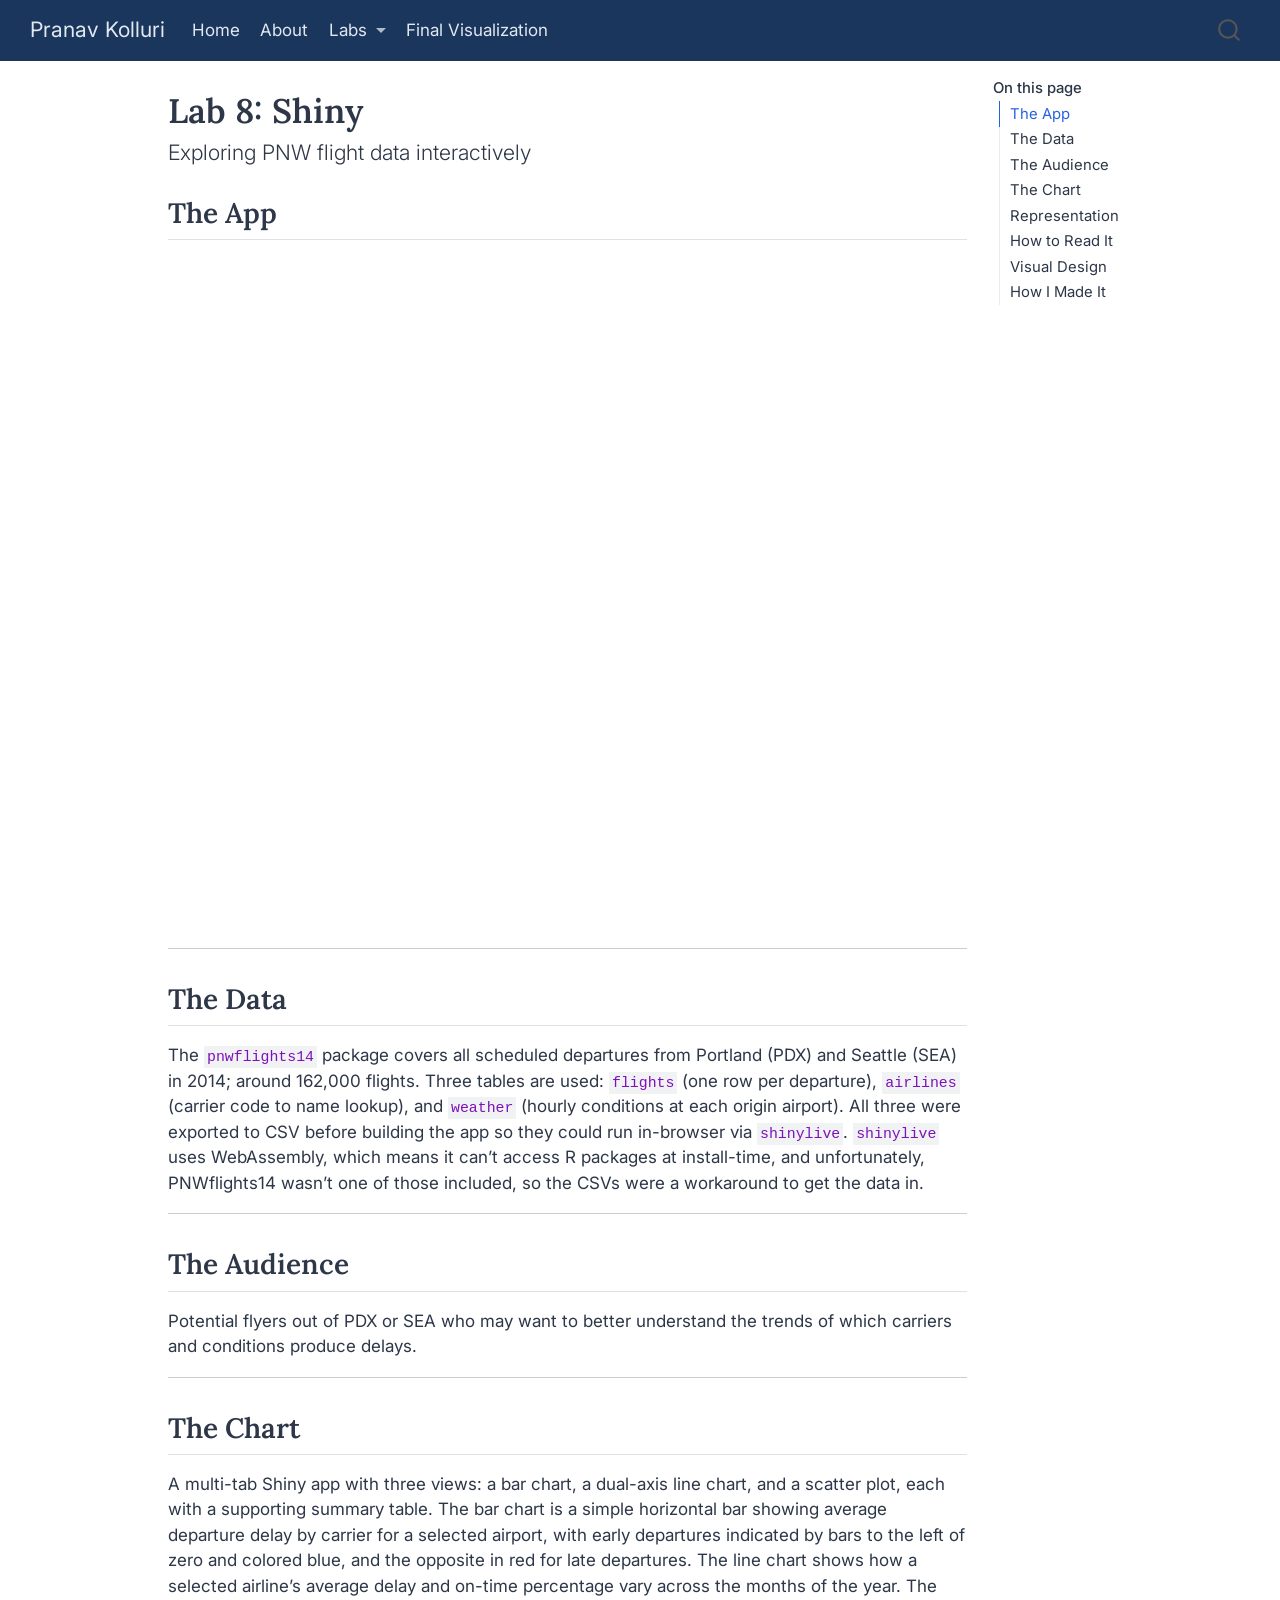
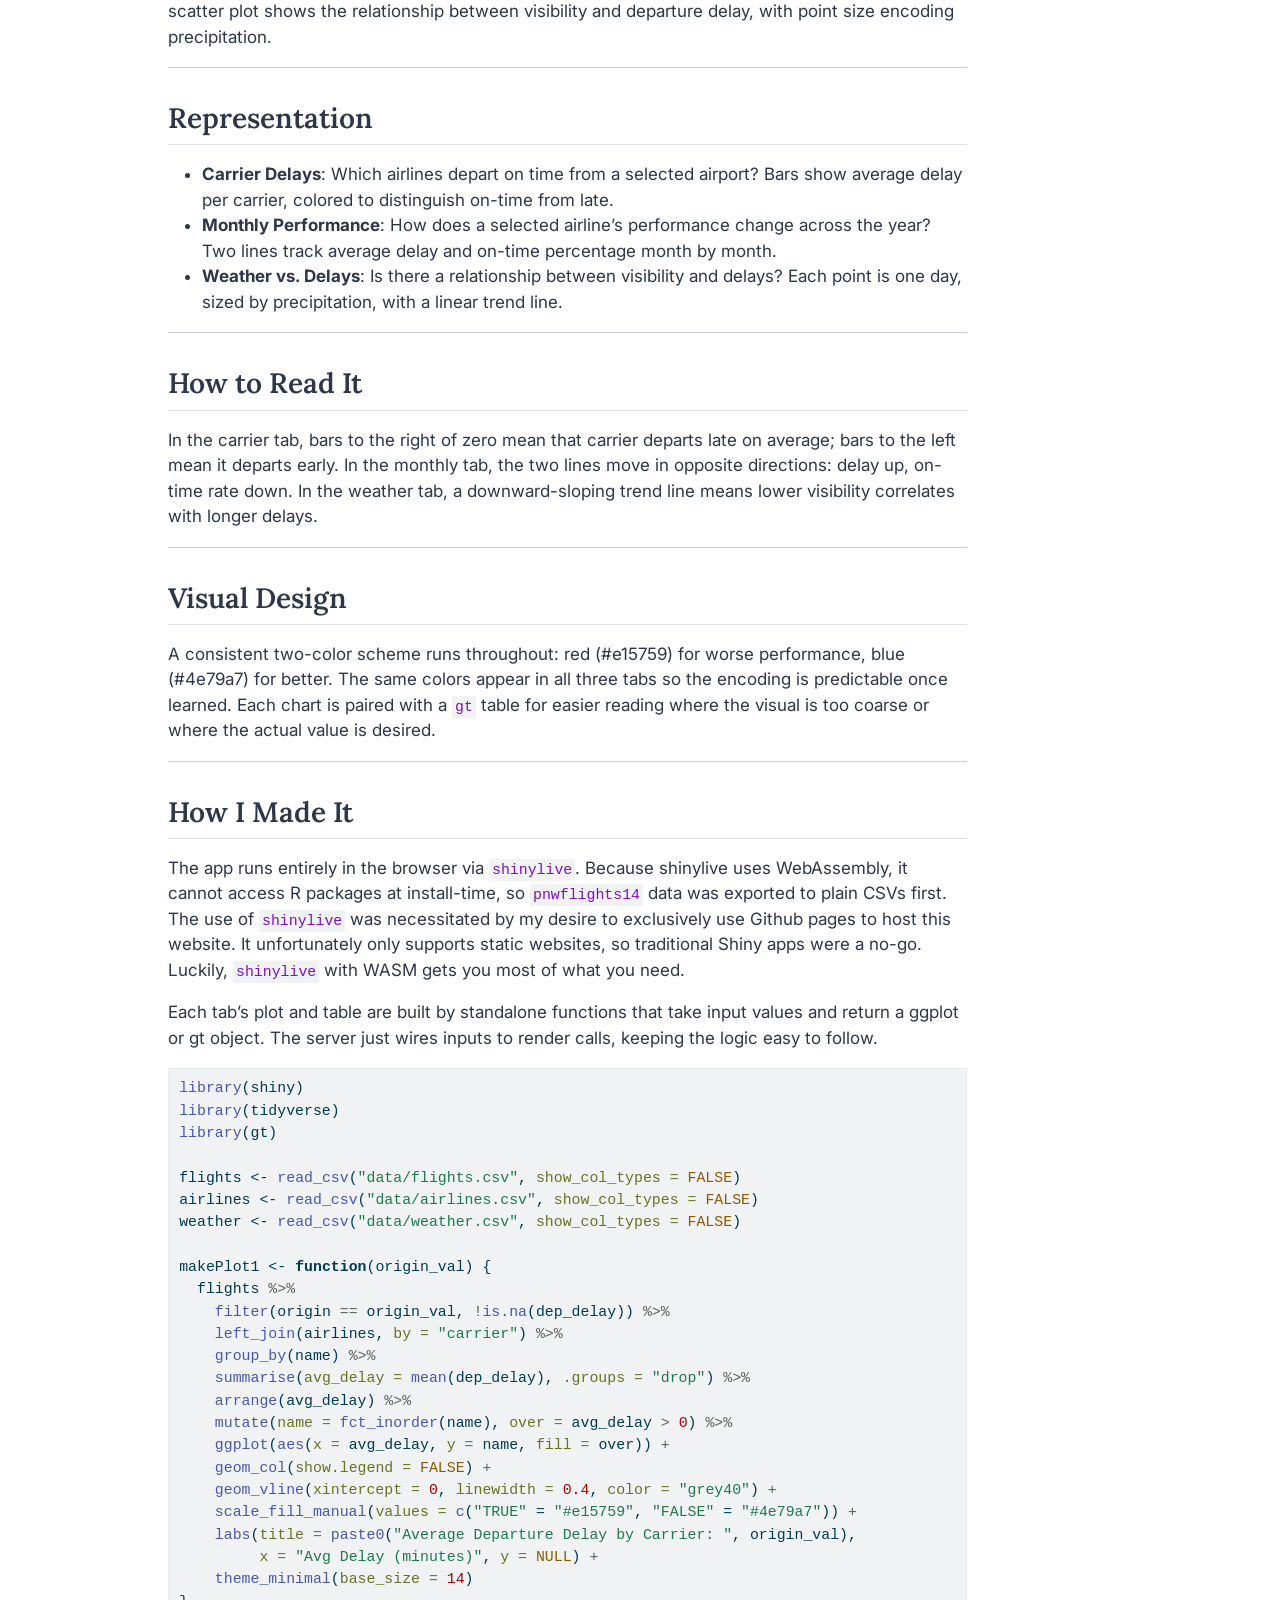
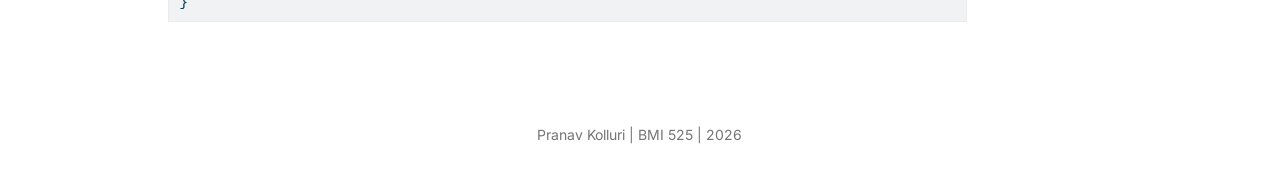
<file: docs/lab-shiny.html>
<!DOCTYPE html>
<html xmlns="http://www.w3.org/1999/xhtml" lang="en" xml:lang="en"><head>

<meta charset="utf-8">
<meta name="generator" content="quarto-1.9.37">

<meta name="viewport" content="width=device-width, initial-scale=1.0, user-scalable=yes">


<title>Lab 8: Shiny – Pranav Kolluri</title>
<style>
/* Default styles provided by pandoc.
** See https://pandoc.org/MANUAL.html#variables-for-html for config info.
*/
code{white-space: pre-wrap;}
span.smallcaps{font-variant: small-caps;}
div.columns{display: flex; gap: min(4vw, 1.5em);}
div.column{flex: auto; overflow-x: auto;}
div.hanging-indent{margin-left: 1.5em; text-indent: -1.5em;}
ul.task-list{list-style: none;}
ul.task-list li input[type="checkbox"] {
  width: 0.8em;
  margin: 0 0.8em 0.2em -1em; /* quarto-specific, see https://github.com/quarto-dev/quarto-cli/issues/4556 */ 
  vertical-align: middle;
}
/* CSS for syntax highlighting */
html { -webkit-text-size-adjust: 100%; }
pre > code.sourceCode { white-space: pre; position: relative; }
pre > code.sourceCode > span { display: inline-block; line-height: 1.25; }
pre > code.sourceCode > span:empty { height: 1.2em; }
.sourceCode { overflow: visible; }
code.sourceCode > span { color: inherit; text-decoration: inherit; }
div.sourceCode { margin: 1em 0; }
pre.sourceCode { margin: 0; }
@media screen {
div.sourceCode { overflow: auto; }
}
@media print {
pre > code.sourceCode { white-space: pre-wrap; }
pre > code.sourceCode > span { text-indent: -5em; padding-left: 5em; }
}
pre.numberSource code
  { counter-reset: source-line 0; }
pre.numberSource code > span
  { position: relative; left: -4em; counter-increment: source-line; }
pre.numberSource code > span > a:first-child::before
  { content: counter(source-line);
    position: relative; left: -1em; text-align: right; vertical-align: baseline;
    border: none; display: inline-block;
    -webkit-touch-callout: none; -webkit-user-select: none;
    -khtml-user-select: none; -moz-user-select: none;
    -ms-user-select: none; user-select: none;
    padding: 0 4px; width: 4em;
  }
pre.numberSource { margin-left: 3em;  padding-left: 4px; }
div.sourceCode
  {   }
@media screen {
pre > code.sourceCode > span > a:first-child::before { text-decoration: underline; }
}
</style>


<script src="site_libs/quarto-nav/quarto-nav.js"></script>
<script src="site_libs/quarto-nav/headroom.min.js"></script>
<script src="site_libs/clipboard/clipboard.min.js"></script>
<script src="site_libs/quarto-search/autocomplete.umd.js"></script>
<script src="site_libs/quarto-search/fuse.min.js"></script>
<script src="site_libs/quarto-search/quarto-search.js"></script>
<meta name="quarto:offset" content="./">
<script src="site_libs/quarto-html/quarto.js" type="module"></script>
<script src="site_libs/quarto-html/tabsets/tabsets.js" type="module"></script>
<script src="site_libs/quarto-html/popper.min.js"></script>
<script src="site_libs/quarto-html/tippy.umd.min.js"></script>
<script src="site_libs/quarto-html/anchor.min.js"></script>
<link href="site_libs/quarto-html/tippy.css" rel="stylesheet">
<link href="site_libs/quarto-html/quarto-syntax-highlighting-7f8f88aac4f3542376d5c11b86a4c14d.css" rel="stylesheet" id="quarto-text-highlighting-styles">
<script src="site_libs/bootstrap/bootstrap.min.js"></script>
<link href="site_libs/bootstrap/bootstrap-icons.css" rel="stylesheet">
<link href="site_libs/bootstrap/bootstrap-158031087360bce0ff56dc785ce39e06.min.css" rel="stylesheet" append-hash="true" id="quarto-bootstrap" data-mode="light">
<script id="quarto-search-options" type="application/json">{
  "location": "navbar",
  "copy-button": false,
  "collapse-after": 3,
  "panel-placement": "end",
  "type": "overlay",
  "limit": 50,
  "keyboard-shortcut": [
    "f",
    "/",
    "s"
  ],
  "show-item-context": false,
  "language": {
    "search-no-results-text": "No results",
    "search-matching-documents-text": "matching documents",
    "search-copy-link-title": "Copy link to search",
    "search-hide-matches-text": "Hide additional matches",
    "search-more-match-text": "more match in this document",
    "search-more-matches-text": "more matches in this document",
    "search-clear-button-title": "Clear",
    "search-text-placeholder": "",
    "search-detached-cancel-button-title": "Cancel",
    "search-submit-button-title": "Submit",
    "search-label": "Search"
  }
}</script>


<link rel="stylesheet" href="styles.css">
</head>

<body class="nav-fixed quarto-light">

<div id="quarto-search-results"></div>
  <header id="quarto-header" class="headroom fixed-top">
    <nav class="navbar navbar-expand-lg " data-bs-theme="dark">
      <div class="navbar-container container-fluid">
      <div class="navbar-brand-container mx-auto">
    <a class="navbar-brand" href="./index.html">
    <span class="navbar-title">Pranav Kolluri</span>
    </a>
  </div>
            <div id="quarto-search" class="" title="Search"></div>
          <button class="navbar-toggler" type="button" data-bs-toggle="collapse" data-bs-target="#navbarCollapse" aria-controls="navbarCollapse" role="menu" aria-expanded="false" aria-label="Toggle navigation" onclick="if (window.quartoToggleHeadroom) { window.quartoToggleHeadroom(); }">
  <span class="navbar-toggler-icon"></span>
</button>
          <div class="collapse navbar-collapse" id="navbarCollapse">
            <ul class="navbar-nav navbar-nav-scroll me-auto">
  <li class="nav-item">
    <a class="nav-link" href="./index.html"> 
<span class="menu-text">Home</span></a>
  </li>  
  <li class="nav-item">
    <a class="nav-link" href="./about.html"> 
<span class="menu-text">About</span></a>
  </li>  
  <li class="nav-item dropdown ">
    <a class="nav-link dropdown-toggle" href="#" id="nav-menu-labs" role="link" data-bs-toggle="dropdown" aria-expanded="false">
 <span class="menu-text">Labs</span>
    </a>
    <ul class="dropdown-menu" aria-labelledby="nav-menu-labs">    
        <li>
    <a class="dropdown-item" href="./lab-moma.html">
 <span class="dropdown-text">Lab 2: MoMA</span></a>
  </li>  
        <li>
    <a class="dropdown-item" href="./lab-color.html">
 <span class="dropdown-text">Lab 3: Color</span></a>
  </li>  
        <li>
    <a class="dropdown-item" href="./lab-maps.html">
 <span class="dropdown-text">Lab 7: Maps</span></a>
  </li>  
        <li>
    <a class="dropdown-item" href="./lab-shiny.html">
 <span class="dropdown-text">Lab 8: Shiny</span></a>
  </li>  
    </ul>
  </li>
  <li class="nav-item">
    <a class="nav-link" href="./final.html"> 
<span class="menu-text">Final Visualization</span></a>
  </li>  
</ul>
          </div> <!-- /navcollapse -->
            <div class="quarto-navbar-tools">
</div>
      </div> <!-- /container-fluid -->
    </nav>
</header>
<!-- content -->
<div id="quarto-content" class="quarto-container page-columns page-rows-contents page-layout-article page-navbar">
<!-- sidebar -->
<!-- margin-sidebar -->
    <div id="quarto-margin-sidebar" class="sidebar margin-sidebar">
        <nav id="TOC" role="doc-toc" class="toc-active">
    <h2 id="toc-title">On this page</h2>
   
  <ul>
  <li><a href="#the-app" id="toc-the-app" class="nav-link active" data-scroll-target="#the-app">The App</a></li>
  <li><a href="#the-data" id="toc-the-data" class="nav-link" data-scroll-target="#the-data">The Data</a></li>
  <li><a href="#the-audience" id="toc-the-audience" class="nav-link" data-scroll-target="#the-audience">The Audience</a></li>
  <li><a href="#the-chart" id="toc-the-chart" class="nav-link" data-scroll-target="#the-chart">The Chart</a></li>
  <li><a href="#representation" id="toc-representation" class="nav-link" data-scroll-target="#representation">Representation</a></li>
  <li><a href="#how-to-read-it" id="toc-how-to-read-it" class="nav-link" data-scroll-target="#how-to-read-it">How to Read It</a></li>
  <li><a href="#visual-design" id="toc-visual-design" class="nav-link" data-scroll-target="#visual-design">Visual Design</a></li>
  <li><a href="#how-i-made-it" id="toc-how-i-made-it" class="nav-link" data-scroll-target="#how-i-made-it">How I Made It</a></li>
  </ul>
</nav>
    </div>
<!-- main -->
<main class="content" id="quarto-document-content">

<header id="title-block-header" class="quarto-title-block default">
<div class="quarto-title">
<h1 class="title">Lab 8: Shiny</h1>
<p class="subtitle lead">Exploring PNW flight data interactively</p>
</div>



<div class="quarto-title-meta">

    
  
    
  </div>
  


</header>


<section id="the-app" class="level2">
<h2 class="anchored" data-anchor-id="the-app">The App</h2>
<iframe src="https://pranavkolluri.github.io/pnwflights_shiny/" width="100%" height="650px" frameborder="0" allowfullscreen="">
</iframe>
<hr>
</section>
<section id="the-data" class="level2">
<h2 class="anchored" data-anchor-id="the-data">The Data</h2>
<p>The <code>pnwflights14</code> package covers all scheduled departures from Portland (PDX) and Seattle (SEA) in 2014; around 162,000 flights. Three tables are used: <code>flights</code> (one row per departure), <code>airlines</code> (carrier code to name lookup), and <code>weather</code> (hourly conditions at each origin airport). All three were exported to CSV before building the app so they could run in-browser via <code>shinylive</code>. <code>shinylive</code> uses WebAssembly, which means it can’t access R packages at install-time, and unfortunately, PNWflights14 wasn’t one of those included, so the CSVs were a workaround to get the data in.</p>
<hr>
</section>
<section id="the-audience" class="level2">
<h2 class="anchored" data-anchor-id="the-audience">The Audience</h2>
<p>Potential flyers out of PDX or SEA who may want to better understand the trends of which carriers and conditions produce delays.</p>
<hr>
</section>
<section id="the-chart" class="level2">
<h2 class="anchored" data-anchor-id="the-chart">The Chart</h2>
<p>A multi-tab Shiny app with three views: a bar chart, a dual-axis line chart, and a scatter plot, each with a supporting summary table. The bar chart is a simple horizontal bar showing average departure delay by carrier for a selected airport, with early departures indicated by bars to the left of zero and colored blue, and the opposite in red for late departures. The line chart shows how a selected airline’s average delay and on-time percentage vary across the months of the year. The scatter plot shows the relationship between visibility and departure delay, with point size encoding precipitation.</p>
<hr>
</section>
<section id="representation" class="level2">
<h2 class="anchored" data-anchor-id="representation">Representation</h2>
<ul>
<li><strong>Carrier Delays</strong>: Which airlines depart on time from a selected airport? Bars show average delay per carrier, colored to distinguish on-time from late.</li>
<li><strong>Monthly Performance</strong>: How does a selected airline’s performance change across the year? Two lines track average delay and on-time percentage month by month.</li>
<li><strong>Weather vs.&nbsp;Delays</strong>: Is there a relationship between visibility and delays? Each point is one day, sized by precipitation, with a linear trend line.</li>
</ul>
<hr>
</section>
<section id="how-to-read-it" class="level2">
<h2 class="anchored" data-anchor-id="how-to-read-it">How to Read It</h2>
<p>In the carrier tab, bars to the right of zero mean that carrier departs late on average; bars to the left mean it departs early. In the monthly tab, the two lines move in opposite directions: delay up, on-time rate down. In the weather tab, a downward-sloping trend line means lower visibility correlates with longer delays.</p>
<hr>
</section>
<section id="visual-design" class="level2">
<h2 class="anchored" data-anchor-id="visual-design">Visual Design</h2>
<p>A consistent two-color scheme runs throughout: red (#e15759) for worse performance, blue (#4e79a7) for better. The same colors appear in all three tabs so the encoding is predictable once learned. Each chart is paired with a <code>gt</code> table for easier reading where the visual is too coarse or where the actual value is desired.</p>
<hr>
</section>
<section id="how-i-made-it" class="level2">
<h2 class="anchored" data-anchor-id="how-i-made-it">How I Made It</h2>
<p>The app runs entirely in the browser via <code>shinylive</code>. Because shinylive uses WebAssembly, it cannot access R packages at install-time, so <code>pnwflights14</code> data was exported to plain CSVs first. The use of <code>shinylive</code> was necessitated by my desire to exclusively use Github pages to host this website. It unfortunately only supports static websites, so traditional Shiny apps were a no-go. Luckily, <code>shinylive</code> with WASM gets you most of what you need.</p>
<p>Each tab’s plot and table are built by standalone functions that take input values and return a ggplot or gt object. The server just wires inputs to render calls, keeping the logic easy to follow.</p>
<div class="cell">
<div class="code-copy-outer-scaffold"><div class="sourceCode cell-code" id="cb1"><pre class="sourceCode r code-with-copy"><code class="sourceCode r"><span id="cb1-1"><a href="#cb1-1" aria-hidden="true" tabindex="-1"></a><span class="fu">library</span>(shiny)</span>
<span id="cb1-2"><a href="#cb1-2" aria-hidden="true" tabindex="-1"></a><span class="fu">library</span>(tidyverse)</span>
<span id="cb1-3"><a href="#cb1-3" aria-hidden="true" tabindex="-1"></a><span class="fu">library</span>(gt)</span>
<span id="cb1-4"><a href="#cb1-4" aria-hidden="true" tabindex="-1"></a></span>
<span id="cb1-5"><a href="#cb1-5" aria-hidden="true" tabindex="-1"></a>flights <span class="ot">&lt;-</span> <span class="fu">read_csv</span>(<span class="st">"data/flights.csv"</span>, <span class="at">show_col_types =</span> <span class="cn">FALSE</span>)</span>
<span id="cb1-6"><a href="#cb1-6" aria-hidden="true" tabindex="-1"></a>airlines <span class="ot">&lt;-</span> <span class="fu">read_csv</span>(<span class="st">"data/airlines.csv"</span>, <span class="at">show_col_types =</span> <span class="cn">FALSE</span>)</span>
<span id="cb1-7"><a href="#cb1-7" aria-hidden="true" tabindex="-1"></a>weather <span class="ot">&lt;-</span> <span class="fu">read_csv</span>(<span class="st">"data/weather.csv"</span>, <span class="at">show_col_types =</span> <span class="cn">FALSE</span>)</span>
<span id="cb1-8"><a href="#cb1-8" aria-hidden="true" tabindex="-1"></a></span>
<span id="cb1-9"><a href="#cb1-9" aria-hidden="true" tabindex="-1"></a>makePlot1 <span class="ot">&lt;-</span> <span class="cf">function</span>(origin_val) {</span>
<span id="cb1-10"><a href="#cb1-10" aria-hidden="true" tabindex="-1"></a>  flights <span class="sc">%&gt;%</span></span>
<span id="cb1-11"><a href="#cb1-11" aria-hidden="true" tabindex="-1"></a>    <span class="fu">filter</span>(origin <span class="sc">==</span> origin_val, <span class="sc">!</span><span class="fu">is.na</span>(dep_delay)) <span class="sc">%&gt;%</span></span>
<span id="cb1-12"><a href="#cb1-12" aria-hidden="true" tabindex="-1"></a>    <span class="fu">left_join</span>(airlines, <span class="at">by =</span> <span class="st">"carrier"</span>) <span class="sc">%&gt;%</span></span>
<span id="cb1-13"><a href="#cb1-13" aria-hidden="true" tabindex="-1"></a>    <span class="fu">group_by</span>(name) <span class="sc">%&gt;%</span></span>
<span id="cb1-14"><a href="#cb1-14" aria-hidden="true" tabindex="-1"></a>    <span class="fu">summarise</span>(<span class="at">avg_delay =</span> <span class="fu">mean</span>(dep_delay), <span class="at">.groups =</span> <span class="st">"drop"</span>) <span class="sc">%&gt;%</span></span>
<span id="cb1-15"><a href="#cb1-15" aria-hidden="true" tabindex="-1"></a>    <span class="fu">arrange</span>(avg_delay) <span class="sc">%&gt;%</span></span>
<span id="cb1-16"><a href="#cb1-16" aria-hidden="true" tabindex="-1"></a>    <span class="fu">mutate</span>(<span class="at">name =</span> <span class="fu">fct_inorder</span>(name), <span class="at">over =</span> avg_delay <span class="sc">&gt;</span> <span class="dv">0</span>) <span class="sc">%&gt;%</span></span>
<span id="cb1-17"><a href="#cb1-17" aria-hidden="true" tabindex="-1"></a>    <span class="fu">ggplot</span>(<span class="fu">aes</span>(<span class="at">x =</span> avg_delay, <span class="at">y =</span> name, <span class="at">fill =</span> over)) <span class="sc">+</span></span>
<span id="cb1-18"><a href="#cb1-18" aria-hidden="true" tabindex="-1"></a>    <span class="fu">geom_col</span>(<span class="at">show.legend =</span> <span class="cn">FALSE</span>) <span class="sc">+</span></span>
<span id="cb1-19"><a href="#cb1-19" aria-hidden="true" tabindex="-1"></a>    <span class="fu">geom_vline</span>(<span class="at">xintercept =</span> <span class="dv">0</span>, <span class="at">linewidth =</span> <span class="fl">0.4</span>, <span class="at">color =</span> <span class="st">"grey40"</span>) <span class="sc">+</span></span>
<span id="cb1-20"><a href="#cb1-20" aria-hidden="true" tabindex="-1"></a>    <span class="fu">scale_fill_manual</span>(<span class="at">values =</span> <span class="fu">c</span>(<span class="st">"TRUE"</span> <span class="ot">=</span> <span class="st">"#e15759"</span>, <span class="st">"FALSE"</span> <span class="ot">=</span> <span class="st">"#4e79a7"</span>)) <span class="sc">+</span></span>
<span id="cb1-21"><a href="#cb1-21" aria-hidden="true" tabindex="-1"></a>    <span class="fu">labs</span>(<span class="at">title =</span> <span class="fu">paste0</span>(<span class="st">"Average Departure Delay by Carrier: "</span>, origin_val),</span>
<span id="cb1-22"><a href="#cb1-22" aria-hidden="true" tabindex="-1"></a>         <span class="at">x =</span> <span class="st">"Avg Delay (minutes)"</span>, <span class="at">y =</span> <span class="cn">NULL</span>) <span class="sc">+</span></span>
<span id="cb1-23"><a href="#cb1-23" aria-hidden="true" tabindex="-1"></a>    <span class="fu">theme_minimal</span>(<span class="at">base_size =</span> <span class="dv">14</span>)</span>
<span id="cb1-24"><a href="#cb1-24" aria-hidden="true" tabindex="-1"></a>}</span></code></pre></div><button title="Copy to Clipboard" class="code-copy-button"><i class="bi"></i></button></div>
</div>


</section>

</main> <!-- /main -->
<script id="quarto-html-after-body" type="application/javascript">
  window.document.addEventListener("DOMContentLoaded", function (event) {
    const icon = "";
    const anchorJS = new window.AnchorJS();
    anchorJS.options = {
      placement: 'right',
      icon: icon
    };
    anchorJS.add('.anchored');
    const isCodeAnnotation = (el) => {
      for (const clz of el.classList) {
        if (clz.startsWith('code-annotation-')) {                     
          return true;
        }
      }
      return false;
    }
    const onCopySuccess = function(e) {
      // button target
      const button = e.trigger;
      // don't keep focus
      button.blur();
      // flash "checked"
      button.classList.add('code-copy-button-checked');
      var currentTitle = button.getAttribute("title");
      button.setAttribute("title", "Copied!");
      let tooltip;
      if (window.bootstrap) {
        button.setAttribute("data-bs-toggle", "tooltip");
        button.setAttribute("data-bs-placement", "left");
        button.setAttribute("data-bs-title", "Copied!");
        tooltip = new bootstrap.Tooltip(button, 
          { trigger: "manual", 
            customClass: "code-copy-button-tooltip",
            offset: [0, -8]});
        tooltip.show();    
      }
      setTimeout(function() {
        if (tooltip) {
          tooltip.hide();
          button.removeAttribute("data-bs-title");
          button.removeAttribute("data-bs-toggle");
          button.removeAttribute("data-bs-placement");
        }
        button.setAttribute("title", currentTitle);
        button.classList.remove('code-copy-button-checked');
      }, 1000);
      // clear code selection
      e.clearSelection();
    }
    const getTextToCopy = function(trigger) {
      const outerScaffold = trigger.parentElement.cloneNode(true);
      const codeEl = outerScaffold.querySelector('code');
      for (const childEl of codeEl.children) {
        if (isCodeAnnotation(childEl)) {
          childEl.remove();
        }
      }
      return codeEl.innerText;
    }
    const clipboard = new window.ClipboardJS('.code-copy-button:not([data-in-quarto-modal])', {
      text: getTextToCopy
    });
    clipboard.on('success', onCopySuccess);
    if (window.document.getElementById('quarto-embedded-source-code-modal')) {
      const clipboardModal = new window.ClipboardJS('.code-copy-button[data-in-quarto-modal]', {
        text: getTextToCopy,
        container: window.document.getElementById('quarto-embedded-source-code-modal')
      });
      clipboardModal.on('success', onCopySuccess);
    }
      var localhostRegex = new RegExp(/^(?:http|https):\/\/localhost\:?[0-9]*\//);
      var mailtoRegex = new RegExp(/^mailto:/);
        var filterRegex = new RegExp('/' + window.location.host + '/');
      var isInternal = (href) => {
          return filterRegex.test(href) || localhostRegex.test(href) || mailtoRegex.test(href);
      }
      // Inspect non-navigation links and adorn them if external
     var links = window.document.querySelectorAll('a[href]:not(.nav-link):not(.navbar-brand):not(.toc-action):not(.sidebar-link):not(.sidebar-item-toggle):not(.pagination-link):not(.no-external):not([aria-hidden]):not(.dropdown-item):not(.quarto-navigation-tool):not(.about-link)');
      for (var i=0; i<links.length; i++) {
        const link = links[i];
        if (!isInternal(link.href)) {
          // undo the damage that might have been done by quarto-nav.js in the case of
          // links that we want to consider external
          if (link.dataset.originalHref !== undefined) {
            link.href = link.dataset.originalHref;
          }
        }
      }
    function tippyHover(el, contentFn, onTriggerFn, onUntriggerFn) {
      const config = {
        allowHTML: true,
        maxWidth: 500,
        delay: 100,
        arrow: false,
        appendTo: function(el) {
            return el.parentElement;
        },
        interactive: true,
        interactiveBorder: 10,
        theme: 'quarto',
        placement: 'bottom-start',
      };
      if (contentFn) {
        config.content = contentFn;
      }
      if (onTriggerFn) {
        config.onTrigger = onTriggerFn;
      }
      if (onUntriggerFn) {
        config.onUntrigger = onUntriggerFn;
      }
      window.tippy(el, config); 
    }
    const noterefs = window.document.querySelectorAll('a[role="doc-noteref"]');
    for (var i=0; i<noterefs.length; i++) {
      const ref = noterefs[i];
      tippyHover(ref, function() {
        // use id or data attribute instead here
        let href = ref.getAttribute('data-footnote-href') || ref.getAttribute('href');
        try { href = new URL(href).hash; } catch {}
        const id = href.replace(/^#\/?/, "");
        const note = window.document.getElementById(id);
        if (note) {
          return note.innerHTML;
        } else {
          return "";
        }
      });
    }
    const xrefs = window.document.querySelectorAll('a.quarto-xref');
    const processXRef = (id, note) => {
      // Strip column container classes
      const stripColumnClz = (el) => {
        el.classList.remove("page-full", "page-columns");
        if (el.children) {
          for (const child of el.children) {
            stripColumnClz(child);
          }
        }
      }
      stripColumnClz(note)
      if (id === null || id.startsWith('sec-')) {
        // Special case sections, only their first couple elements
        const container = document.createElement("div");
        if (note.children && note.children.length > 2) {
          container.appendChild(note.children[0].cloneNode(true));
          for (let i = 1; i < note.children.length; i++) {
            const child = note.children[i];
            if (child.tagName === "P" && child.innerText === "") {
              continue;
            } else {
              container.appendChild(child.cloneNode(true));
              break;
            }
          }
          if (window.Quarto?.typesetMath) {
            window.Quarto.typesetMath(container);
          }
          return container.innerHTML
        } else {
          if (window.Quarto?.typesetMath) {
            window.Quarto.typesetMath(note);
          }
          return note.innerHTML;
        }
      } else {
        // Remove any anchor links if they are present
        const anchorLink = note.querySelector('a.anchorjs-link');
        if (anchorLink) {
          anchorLink.remove();
        }
        if (window.Quarto?.typesetMath) {
          window.Quarto.typesetMath(note);
        }
        if (note.classList.contains("callout")) {
          return note.outerHTML;
        } else {
          return note.innerHTML;
        }
      }
    }
    for (var i=0; i<xrefs.length; i++) {
      const xref = xrefs[i];
      tippyHover(xref, undefined, function(instance) {
        instance.disable();
        let url = xref.getAttribute('href');
        let hash = undefined; 
        if (url.startsWith('#')) {
          hash = url;
        } else {
          try { hash = new URL(url).hash; } catch {}
        }
        if (hash) {
          const id = hash.replace(/^#\/?/, "");
          const note = window.document.getElementById(id);
          if (note !== null) {
            try {
              const html = processXRef(id, note.cloneNode(true));
              instance.setContent(html);
            } finally {
              instance.enable();
              instance.show();
            }
          } else {
            // See if we can fetch this
            fetch(url.split('#')[0])
            .then(res => res.text())
            .then(html => {
              const parser = new DOMParser();
              const htmlDoc = parser.parseFromString(html, "text/html");
              const note = htmlDoc.getElementById(id);
              if (note !== null) {
                const html = processXRef(id, note);
                instance.setContent(html);
              } 
            }).finally(() => {
              instance.enable();
              instance.show();
            });
          }
        } else {
          // See if we can fetch a full url (with no hash to target)
          // This is a special case and we should probably do some content thinning / targeting
          fetch(url)
          .then(res => res.text())
          .then(html => {
            const parser = new DOMParser();
            const htmlDoc = parser.parseFromString(html, "text/html");
            const note = htmlDoc.querySelector('main.content');
            if (note !== null) {
              // This should only happen for chapter cross references
              // (since there is no id in the URL)
              // remove the first header
              if (note.children.length > 0 && note.children[0].tagName === "HEADER") {
                note.children[0].remove();
              }
              const html = processXRef(null, note);
              instance.setContent(html);
            } 
          }).finally(() => {
            instance.enable();
            instance.show();
          });
        }
      }, function(instance) {
      });
    }
        let selectedAnnoteEl;
        const selectorForAnnotation = ( cell, annotation) => {
          let cellAttr = 'data-code-cell="' + cell + '"';
          let lineAttr = 'data-code-annotation="' +  annotation + '"';
          const selector = 'span[' + cellAttr + '][' + lineAttr + ']';
          return selector;
        }
        const selectCodeLines = (annoteEl) => {
          const doc = window.document;
          const targetCell = annoteEl.getAttribute("data-target-cell");
          const targetAnnotation = annoteEl.getAttribute("data-target-annotation");
          const annoteSpan = window.document.querySelector(selectorForAnnotation(targetCell, targetAnnotation));
          const lines = annoteSpan.getAttribute("data-code-lines").split(",");
          const lineIds = lines.map((line) => {
            return targetCell + "-" + line;
          })
          let top = null;
          let height = null;
          let parent = null;
          if (lineIds.length > 0) {
              //compute the position of the single el (top and bottom and make a div)
              const el = window.document.getElementById(lineIds[0]);
              top = el.offsetTop;
              height = el.offsetHeight;
              parent = el.parentElement.parentElement;
            if (lineIds.length > 1) {
              const lastEl = window.document.getElementById(lineIds[lineIds.length - 1]);
              const bottom = lastEl.offsetTop + lastEl.offsetHeight;
              height = bottom - top;
            }
            if (top !== null && height !== null && parent !== null) {
              // cook up a div (if necessary) and position it 
              let div = window.document.getElementById("code-annotation-line-highlight");
              if (div === null) {
                div = window.document.createElement("div");
                div.setAttribute("id", "code-annotation-line-highlight");
                div.style.position = 'absolute';
                parent.appendChild(div);
              }
              div.style.top = top - 2 + "px";
              div.style.height = height + 4 + "px";
              div.style.left = 0;
              let gutterDiv = window.document.getElementById("code-annotation-line-highlight-gutter");
              if (gutterDiv === null) {
                gutterDiv = window.document.createElement("div");
                gutterDiv.setAttribute("id", "code-annotation-line-highlight-gutter");
                gutterDiv.style.position = 'absolute';
                const codeCell = window.document.getElementById(targetCell);
                const gutter = codeCell.querySelector('.code-annotation-gutter');
                gutter.appendChild(gutterDiv);
              }
              gutterDiv.style.top = top - 2 + "px";
              gutterDiv.style.height = height + 4 + "px";
            }
            selectedAnnoteEl = annoteEl;
          }
        };
        const unselectCodeLines = () => {
          const elementsIds = ["code-annotation-line-highlight", "code-annotation-line-highlight-gutter"];
          elementsIds.forEach((elId) => {
            const div = window.document.getElementById(elId);
            if (div) {
              div.remove();
            }
          });
          selectedAnnoteEl = undefined;
        };
          // Handle positioning of the toggle
      window.addEventListener(
        "resize",
        throttle(() => {
          elRect = undefined;
          if (selectedAnnoteEl) {
            selectCodeLines(selectedAnnoteEl);
          }
        }, 10)
      );
      function throttle(fn, ms) {
      let throttle = false;
      let timer;
        return (...args) => {
          if(!throttle) { // first call gets through
              fn.apply(this, args);
              throttle = true;
          } else { // all the others get throttled
              if(timer) clearTimeout(timer); // cancel #2
              timer = setTimeout(() => {
                fn.apply(this, args);
                timer = throttle = false;
              }, ms);
          }
        };
      }
        // Attach click handler to the DT
        const annoteDls = window.document.querySelectorAll('dt[data-target-cell]');
        for (const annoteDlNode of annoteDls) {
          annoteDlNode.addEventListener('click', (event) => {
            const clickedEl = event.target;
            if (clickedEl !== selectedAnnoteEl) {
              unselectCodeLines();
              const activeEl = window.document.querySelector('dt[data-target-cell].code-annotation-active');
              if (activeEl) {
                activeEl.classList.remove('code-annotation-active');
              }
              selectCodeLines(clickedEl);
              clickedEl.classList.add('code-annotation-active');
            } else {
              // Unselect the line
              unselectCodeLines();
              clickedEl.classList.remove('code-annotation-active');
            }
          });
        }
    const findCites = (el) => {
      const parentEl = el.parentElement;
      if (parentEl) {
        const cites = parentEl.dataset.cites;
        if (cites) {
          return {
            el,
            cites: cites.split(' ')
          };
        } else {
          return findCites(el.parentElement)
        }
      } else {
        return undefined;
      }
    };
    var bibliorefs = window.document.querySelectorAll('a[role="doc-biblioref"]');
    for (var i=0; i<bibliorefs.length; i++) {
      const ref = bibliorefs[i];
      const citeInfo = findCites(ref);
      if (citeInfo) {
        tippyHover(citeInfo.el, function() {
          var popup = window.document.createElement('div');
          citeInfo.cites.forEach(function(cite) {
            var citeDiv = window.document.createElement('div');
            citeDiv.classList.add('hanging-indent');
            citeDiv.classList.add('csl-entry');
            var biblioDiv = window.document.getElementById('ref-' + cite);
            if (biblioDiv) {
              citeDiv.innerHTML = biblioDiv.innerHTML;
            }
            popup.appendChild(citeDiv);
          });
          return popup.innerHTML;
        });
      }
    }
  });
  </script>
</div> <!-- /content -->
<footer class="footer">
  <div class="nav-footer">
    <div class="nav-footer-left">
      &nbsp;
    </div>   
    <div class="nav-footer-center">
<p>Pranav Kolluri | BMI 525 | 2026</p>
</div>
    <div class="nav-footer-right">
      &nbsp;
    </div>
  </div>
</footer>




</body></html>
</file>
<file: docs/site_libs/quarto-html/tippy.css>
.tippy-box[data-animation=fade][data-state=hidden]{opacity:0}[data-tippy-root]{max-width:calc(100vw - 10px)}.tippy-box{position:relative;background-color:#333;color:#fff;border-radius:4px;font-size:14px;line-height:1.4;white-space:normal;outline:0;transition-property:transform,visibility,opacity}.tippy-box[data-placement^=top]>.tippy-arrow{bottom:0}.tippy-box[data-placement^=top]>.tippy-arrow:before{bottom:-7px;left:0;border-width:8px 8px 0;border-top-color:initial;transform-origin:center top}.tippy-box[data-placement^=bottom]>.tippy-arrow{top:0}.tippy-box[data-placement^=bottom]>.tippy-arrow:before{top:-7px;left:0;border-width:0 8px 8px;border-bottom-color:initial;transform-origin:center bottom}.tippy-box[data-placement^=left]>.tippy-arrow{right:0}.tippy-box[data-placement^=left]>.tippy-arrow:before{border-width:8px 0 8px 8px;border-left-color:initial;right:-7px;transform-origin:center left}.tippy-box[data-placement^=right]>.tippy-arrow{left:0}.tippy-box[data-placement^=right]>.tippy-arrow:before{left:-7px;border-width:8px 8px 8px 0;border-right-color:initial;transform-origin:center right}.tippy-box[data-inertia][data-state=visible]{transition-timing-function:cubic-bezier(.54,1.5,.38,1.11)}.tippy-arrow{width:16px;height:16px;color:#333}.tippy-arrow:before{content:"";position:absolute;border-color:transparent;border-style:solid}.tippy-content{position:relative;padding:5px 9px;z-index:1}
</file>
<file: docs/site_libs/quarto-html/quarto-syntax-highlighting-7f8f88aac4f3542376d5c11b86a4c14d.css>
/* quarto syntax highlight colors */
:root {
  --quarto-hl-ot-color: #003B4F;
  --quarto-hl-at-color: #657422;
  --quarto-hl-ss-color: #20794D;
  --quarto-hl-an-color: #5E5E5E;
  --quarto-hl-fu-color: #4758AB;
  --quarto-hl-st-color: #20794D;
  --quarto-hl-cf-color: #003B4F;
  --quarto-hl-op-color: #5E5E5E;
  --quarto-hl-er-color: #AD0000;
  --quarto-hl-bn-color: #AD0000;
  --quarto-hl-al-color: #AD0000;
  --quarto-hl-va-color: #111111;
  --quarto-hl-bu-color: inherit;
  --quarto-hl-ex-color: inherit;
  --quarto-hl-pp-color: #AD0000;
  --quarto-hl-in-color: #5E5E5E;
  --quarto-hl-vs-color: #20794D;
  --quarto-hl-wa-color: #5E5E5E;
  --quarto-hl-do-color: #5E5E5E;
  --quarto-hl-im-color: #00769E;
  --quarto-hl-ch-color: #20794D;
  --quarto-hl-dt-color: #AD0000;
  --quarto-hl-fl-color: #AD0000;
  --quarto-hl-co-color: #5E5E5E;
  --quarto-hl-cv-color: #5E5E5E;
  --quarto-hl-cn-color: #8f5902;
  --quarto-hl-sc-color: #5E5E5E;
  --quarto-hl-dv-color: #AD0000;
  --quarto-hl-kw-color: #003B4F;
}

/* other quarto variables */
:root {
  --quarto-font-monospace: SFMono-Regular, Menlo, Monaco, Consolas, "Liberation Mono", "Courier New", monospace;
}

/* syntax highlight based on Pandoc's rules */
pre > code.sourceCode > span {
  color: #003B4F;
}

code.sourceCode > span {
  color: #003B4F;
}

div.sourceCode,
div.sourceCode pre.sourceCode {
  color: #003B4F;
}

/* Normal */
code span {
  color: #003B4F;
}

/* Alert */
code span.al {
  color: #AD0000;
  font-style: inherit;
}

/* Annotation */
code span.an {
  color: #5E5E5E;
  font-style: inherit;
}

/* Attribute */
code span.at {
  color: #657422;
  font-style: inherit;
}

/* BaseN */
code span.bn {
  color: #AD0000;
  font-style: inherit;
}

/* BuiltIn */
code span.bu {
  font-style: inherit;
}

/* ControlFlow */
code span.cf {
  color: #003B4F;
  font-weight: bold;
  font-style: inherit;
}

/* Char */
code span.ch {
  color: #20794D;
  font-style: inherit;
}

/* Constant */
code span.cn {
  color: #8f5902;
  font-style: inherit;
}

/* Comment */
code span.co {
  color: #5E5E5E;
  font-style: inherit;
}

/* CommentVar */
code span.cv {
  color: #5E5E5E;
  font-style: italic;
}

/* Documentation */
code span.do {
  color: #5E5E5E;
  font-style: italic;
}

/* DataType */
code span.dt {
  color: #AD0000;
  font-style: inherit;
}

/* DecVal */
code span.dv {
  color: #AD0000;
  font-style: inherit;
}

/* Error */
code span.er {
  color: #AD0000;
  font-style: inherit;
}

/* Extension */
code span.ex {
  font-style: inherit;
}

/* Float */
code span.fl {
  color: #AD0000;
  font-style: inherit;
}

/* Function */
code span.fu {
  color: #4758AB;
  font-style: inherit;
}

/* Import */
code span.im {
  color: #00769E;
  font-style: inherit;
}

/* Information */
code span.in {
  color: #5E5E5E;
  font-style: inherit;
}

/* Keyword */
code span.kw {
  color: #003B4F;
  font-weight: bold;
  font-style: inherit;
}

/* Operator */
code span.op {
  color: #5E5E5E;
  font-style: inherit;
}

/* Other */
code span.ot {
  color: #003B4F;
  font-style: inherit;
}

/* Preprocessor */
code span.pp {
  color: #AD0000;
  font-style: inherit;
}

/* SpecialChar */
code span.sc {
  color: #5E5E5E;
  font-style: inherit;
}

/* SpecialString */
code span.ss {
  color: #20794D;
  font-style: inherit;
}

/* String */
code span.st {
  color: #20794D;
  font-style: inherit;
}

/* Variable */
code span.va {
  color: #111111;
  font-style: inherit;
}

/* VerbatimString */
code span.vs {
  color: #20794D;
  font-style: inherit;
}

/* Warning */
code span.wa {
  color: #5E5E5E;
  font-style: italic;
}

.prevent-inlining {
  content: "</";
}

/*# sourceMappingURL=789ad8cd35626ba772517505b42a116e.css.map */
</file>
<file: docs/styles.css>
@import url('https://fonts.googleapis.com/css2?family=Inter:ital,wght@0,300;0,400;0,600;1,400&family=Lora:wght@400;600&display=swap');

body {
  font-family: 'Inter', sans-serif;
  font-weight: 400;
  color: #2d3748;
}

h1, h2, h3, h4 {
  font-family: 'Lora', serif;
  font-weight: 600;
}

.navbar {
  background-color: #1a365d !important;
}

.navbar-brand, .navbar .nav-link {
  color: #e2e8f0 !important;
}

.navbar .nav-link:hover {
  color: #ffffff !important;
}

a {
  color: #2b6cb0;
}

a:hover {
  color: #1a365d;
}

.hero-text {
  padding: 2rem 0 1rem 0;
}

.profile-photo {
  border-radius: 50%;
  width: 180px;
  height: 180px;
  object-fit: cover;
  object-position: center 20%;
  border: 4px solid #2b6cb0;
  display: block;
  margin: 0 auto 1.5rem auto;
}

code {
  font-size: 0.875em;
}

.figure-caption, figcaption {
  text-align: center;
}
</file>
<file: docs/site_libs/quarto-diagram/mermaid.css>
.mermaidTooltip {
  position: absolute;
  text-align: center;
  max-width: 200px;
  padding: 2px;
  font-family: "trebuchet ms", verdana, arial;
  font-size: 12px;
  background: #ffffde;
  border: 1px solid #aaaa33;
  border-radius: 2px;
  pointer-events: none;
  z-index: 1000;
}
</file>
